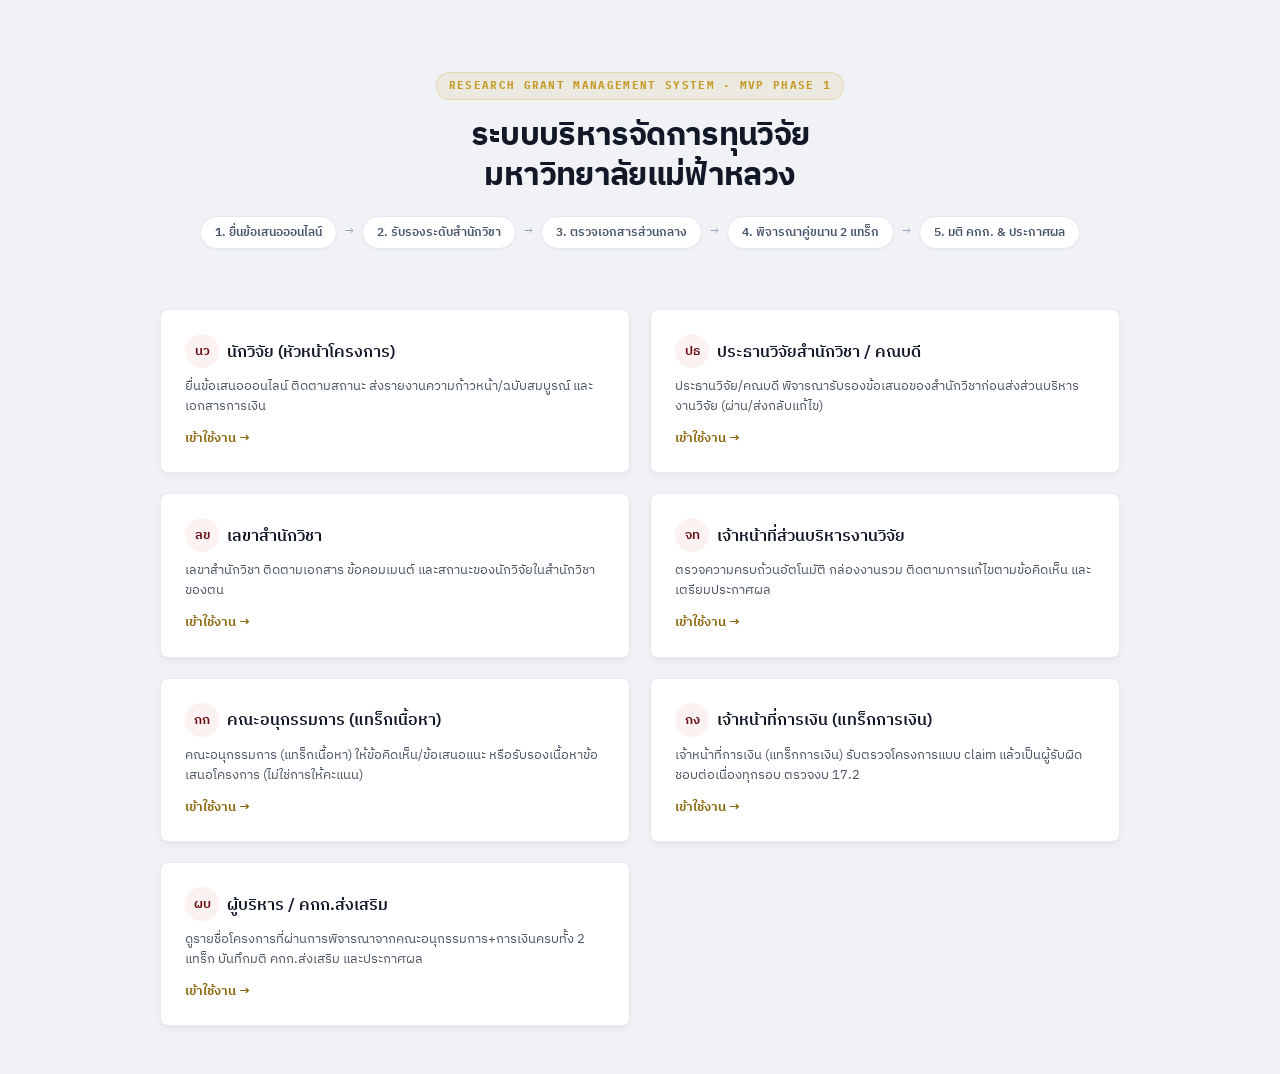
<file: index.html>
<!DOCTYPE html>
<html lang="th">
<head>
<meta charset="UTF-8">
<meta name="viewport" content="width=device-width, initial-scale=1.0">
<title>RGMS · ระบบบริหารจัดการทุนวิจัย มฟล.</title>
<link rel="stylesheet" href="style.css">
</head>
<body>
<main class="section">
  <div class="container">

    <!-- Hero Header & Process Flow -->
    <div class="portal-hero">
      <div class="portal-hero__overline">RESEARCH GRANT MANAGEMENT SYSTEM · MVP PHASE 1</div>
      <h1 class="portal-hero__title">ระบบบริหารจัดการทุนวิจัย<br>มหาวิทยาลัยแม่ฟ้าหลวง</h1>
      
      <!-- Visual Process Steps -->
      <div class="portal-flow">
        <div class="portal-flow__step">1. ยื่นข้อเสนอออนไลน์</div>
        <span class="portal-flow__arrow">→</span>
        <div class="portal-flow__step">2. รับรองระดับสำนักวิชา</div>
        <span class="portal-flow__arrow">→</span>
        <div class="portal-flow__step">3. ตรวจเอกสารส่วนกลาง</div>
        <span class="portal-flow__arrow">→</span>
        <div class="portal-flow__step">4. พิจารณาคู่ขนาน 2 แทร็ก</div>
        <span class="portal-flow__arrow">→</span>
        <div class="portal-flow__step">5. มติ คกก. & ประกาศผล</div>
      </div>
    </div>

    <!-- Role Selection Grid -->
    <div class="role-grid" id="role-grid">

      <a class="role-card" href="researcher-home.html">
        <div>
          <div class="role-card__header">
            <div class="role-card__avatar">นว</div>
            <h2 class="role-card__title">นักวิจัย (หัวหน้าโครงการ)</h2>
          </div>
          <p class="role-card__desc">ยื่นข้อเสนอออนไลน์ ติดตามสถานะ ส่งรายงานความก้าวหน้า/ฉบับสมบูรณ์ และเอกสารการเงิน</p>
        </div>
        <span class="role-card__action">เข้าสู่ระบบนักวิจัย →</span>
      </a>

      <a class="role-card" href="chair-review.html">
        <div>
          <div class="role-card__header">
            <div class="role-card__avatar">ปธ</div>
            <h2 class="role-card__title">ประธานวิจัยสำนักวิชา / คณบดี</h2>
          </div>
          <p class="role-card__desc">พิจารณารับรองข้อเสนอของสำนักวิชาก่อนส่งส่วนบริหารงานวิจัย (รับรอง / ส่งกลับแก้ไข)</p>
        </div>
        <span class="role-card__action">เข้าสู่ระบบประธานวิจัย →</span>
      </a>

      <a class="role-card" href="secretary-home.html">
        <div>
          <div class="role-card__header">
            <div class="role-card__avatar">ลข</div>
            <h2 class="role-card__title">เลขาสำนักวิชา</h2>
          </div>
          <p class="role-card__desc">ติดตามเอกสาร ข้อคอมเมนต์ และสถานะโครงการของนักวิจัยในสำนักวิชาตนเอง</p>
        </div>
        <span class="role-card__action">เข้าสู่ระบบเลขาสำนักวิชา →</span>
      </a>

      <a class="role-card" href="staff-queue.html">
        <div>
          <div class="role-card__header">
            <div class="role-card__avatar">จท</div>
            <h2 class="role-card__title">เจ้าหน้าที่ส่วนบริหารงานวิจัย</h2>
          </div>
          <p class="role-card__desc">ตรวจความครบถ้วนอัตโนมัติ กล่องงานรวม ติดตามการแก้ไขตามข้อคิดเห็น และเตรียมประกาศผล</p>
        </div>
        <span class="role-card__action">เข้าสู่ระบบเจ้าหน้าที่ →</span>
      </a>

      <a class="role-card" href="reviewer-list.html">
        <div>
          <div class="role-card__header">
            <div class="role-card__avatar">กก</div>
            <h2 class="role-card__title">คณะอนุกรรมการ (แทร็กเนื้อหา)</h2>
          </div>
          <p class="role-card__desc">ให้ข้อคิดเห็น/ข้อเสนอแนะ และรับรองเนื้อหาข้อเสนอโครงการ (ไม่ใช้การให้คะแนน)</p>
        </div>
        <span class="role-card__action">เข้าสู่ระบบผู้ทรงคุณวุฒิ →</span>
      </a>

      <a class="role-card" href="finance-review-queue.html">
        <div>
          <div class="role-card__header">
            <div class="role-card__avatar">กง</div>
            <h2 class="role-card__title">เจ้าหน้าที่การเงิน (แทร็กการเงิน)</h2>
          </div>
          <p class="role-card__desc">รับตรวจโครงการแบบ Claim-based และเป็นผู้รับผิดชอบต่อเนื่องทุกรอบ ตรวจงบตาราง 17.2</p>
        </div>
        <span class="role-card__action">เข้าสู่ระบบการเงิน →</span>
      </a>

    </div>

  </div>
</main>

<script src="shared.js"></script>
<script>
  var roles = [
    { id: "researcher", desc: "ยื่นข้อเสนอออนไลน์ ติดตามสถานะ ส่งรายงานความก้าวหน้า/ฉบับสมบูรณ์ และเอกสารการเงิน" },
    { id: "chair", desc: "ประธานวิจัย/คณบดี พิจารณารับรองข้อเสนอของสำนักวิชาก่อนส่งส่วนบริหารงานวิจัย (ผ่าน/ส่งกลับแก้ไข)" },
    { id: "secretary", desc: "เลขาสำนักวิชา ติดตามเอกสาร ข้อคอมเมนต์ และสถานะของนักวิจัยในสำนักวิชาของตน" },
    { id: "staff", desc: "ตรวจความครบถ้วนอัตโนมัติ กล่องงานรวม ติดตามการแก้ไขตามข้อคิดเห็น และเตรียมประกาศผล" },
    { id: "reviewer", desc: "คณะอนุกรรมการ (แทร็กเนื้อหา) ให้ข้อคิดเห็น/ข้อเสนอแนะ หรือรับรองเนื้อหาข้อเสนอโครงการ (ไม่ใช่การให้คะแนน)" },
    { id: "finance", desc: "เจ้าหน้าที่การเงิน (แทร็กการเงิน) รับตรวจโครงการแบบ claim แล้วเป็นผู้รับผิดชอบต่อเนื่องทุกรอบ ตรวจงบ 17.2" },
    { id: "exec", desc: "ดูรายชื่อโครงการที่ผ่านการพิจารณาจากคณะอนุกรรมการ+การเงินครบทั้ง 2 แทร็ก บันทึกมติ คกก.ส่งเสริม และประกาศผล" }
  ];
  var grid = document.getElementById("role-grid");
  grid.innerHTML = roles.map(function (r) {
    var role = RGMS.ROLES[r.id];
    return '<button class="card" style="text-align:left; cursor:pointer; display:flex; flex-direction:column; gap:8px;" data-role="' + r.id + '">' +
      '<div class="cluster gap-2"><span class="avatar">' + role.short + '</span>' +
      '<span class="text-subhead">' + role.label + '</span></div>' +
      '<span class="text-sm text-muted">' + r.desc + '</span>' +
      '<span class="text-sm text-accent" style="font-weight:600; margin-top:4px;">เข้าใช้งาน →</span>' +
      '</button>';
  }).join("");
  grid.addEventListener("click", function (e) {
    var btn = e.target.closest("[data-role]");
    if (!btn) return;
    var id = btn.getAttribute("data-role");
    RGMS.setRole(id);
    window.location.href = RGMS.ROLES[id].home;
  });
</script>
</body>
</html>
</file>
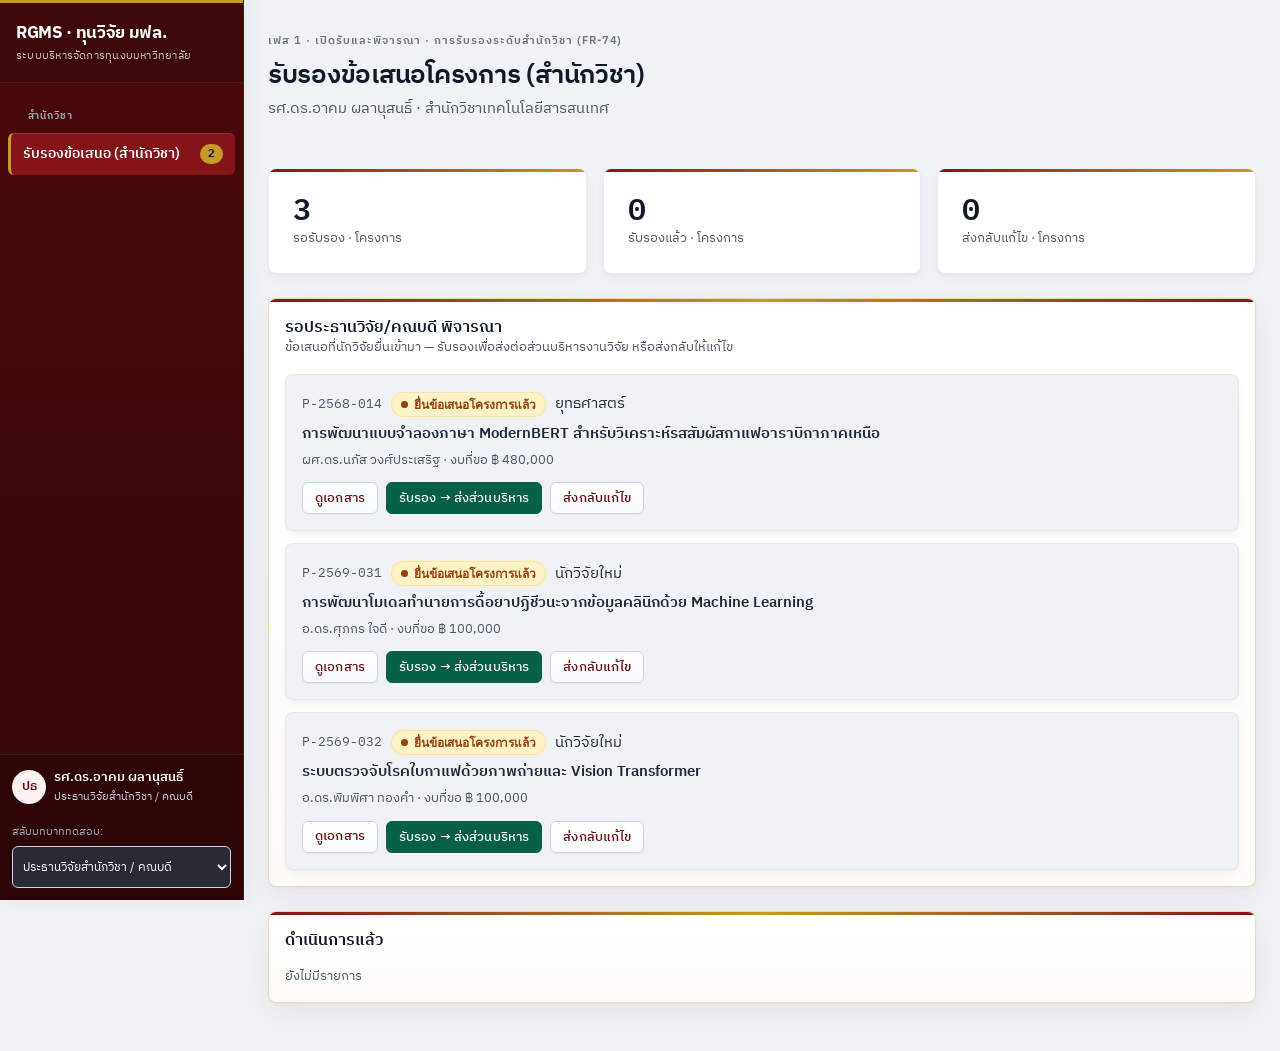
<file: chair-review.html>
<!DOCTYPE html>
<html lang="th">
<head>
<meta charset="UTF-8">
<meta name="viewport" content="width=device-width, initial-scale=1.0">
<title>รับรองข้อเสนอ (สำนักวิชา) — RGMS ทุนวิจัย มฟล.</title>
<link rel="stylesheet" href="style.css">
</head>
<body>
<div id="app-nav-root"></div>
<main class="section">
  <div class="container stack gap-5">

    <div class="page-head">
      <span class="text-overline">เฟส 1 · เปิดรับและพิจารณา · การรับรองระดับสำนักวิชา (FR-74)</span>
      <h1 class="text-headline">รับรองข้อเสนอโครงการ (สำนักวิชา)</h1>
      <p class="text-muted" id="sub"></p>
    </div>

    <div class="grid grid-3" id="kpis"></div>

   <div class="card card--featured card--pad-sm">
      <div class="card__header"><div><h2 class="text-subhead">รอประธานวิจัย/คณบดี พิจารณา</h2>
        <p class="text-sm text-muted">ข้อเสนอที่นักวิจัยยื่นเข้ามา — รับรองเพื่อส่งต่อส่วนบริหารงานวิจัย หรือส่งกลับให้แก้ไข</p></div></div>
      <div class="stack gap-3" id="pending"></div>
    </div>

    <div class="card card--featured card--pad-sm">
      <div class="card__header"><h2 class="text-subhead">ดำเนินการแล้ว</h2></div>
      <div class="stack gap-2" id="done"></div>
    </div>

  </div>
</main>

<script src="shared.js"></script>
<script>
  RGMS.renderAppNav("chair-review");
  var role = RGMS.currentRole();
  var school = role.school || "สำนักวิชาเทคโนโลยีสารสนเทศ";
  document.getElementById("sub").textContent = role.name + " · " + school;

  function mineEarly() {
    return RGMS.PROJECTS.filter(function (p) { return p.school === school && ["submitted", "screening"].indexOf(p.status) >= 0; });
  }

  function render() {
    var list = mineEarly();
    var pending = list.filter(function (p) { return RGMS.endorseStatus(p.id) === "pending"; });
    var done = list.filter(function (p) { return RGMS.endorseStatus(p.id) !== "pending"; });
    var passed = done.filter(function (p) { return RGMS.endorseStatus(p.id) === "passed"; }).length;
    var returned = done.filter(function (p) { return RGMS.endorseStatus(p.id) === "returned"; }).length;

    document.getElementById("kpis").innerHTML = [
      ['รอรับรอง', pending.length, 'โครงการ', pending.length ? 'accent' : ''],
      ['รับรองแล้ว', passed, 'โครงการ', ''],
      ['ส่งกลับแก้ไข', returned, 'โครงการ', '']
    ].map(function (k) {
      return '<div class="card stat-card stat"><span class="stat__value' + (k[3] === 'accent' ? ' text-accent' : '') + '">' + k[1] + '</span><span class="stat__label">' + k[0] + ' · ' + k[2] + '</span></div>';
    }).join("");

    document.getElementById("pending").innerHTML = pending.length ? pending.map(function (p) {
      return '<div class="card card--alt card--pad-sm">' +
        '<div class="between wrap gap-2"><div class="stack gap-1">' +
          '<div class="cluster gap-2"><span class="text-mono text-muted">' + p.id + '</span>' + RGMS.badgeHTML(p.status) + '<span class="tag">' + RGMS.tierOf(p).short + '</span></div>' +
          '<div style="font-weight:600;">' + p.title + '</div>' +
          '<div class="text-sm text-muted">' + p.pi + ' · งบที่ขอ ' + RGMS.fmtBaht(p.budgetReq) + '</div></div></div>' +
        '<div class="cluster gap-2" style="margin-top:12px;">' +
          '<a class="btn btn-secondary btn-sm" href="project-detail.html?id=' + p.id + '">ดูเอกสาร</a>' +
          '<button class="btn btn-ok btn-sm" data-pass="' + p.id + '">รับรอง → ส่งส่วนบริหาร</button>' +
          '<button class="btn btn-secondary btn-sm" data-return="' + p.id + '">ส่งกลับแก้ไข</button>' +
        '</div></div>';
    }).join("") : '<div class="text-sm text-muted text-center" style="padding:16px;">ไม่มีข้อเสนอรอรับรองในสำนักวิชานี้</div>';

    document.getElementById("done").innerHTML = done.length ? done.map(function (p) {
      var st = RGMS.endorseStatus(p.id);
      var b = st === "passed" ? '<span class="badge badge-ok">รับรองแล้ว · ส่งส่วนบริหาร</span>' : '<span class="badge badge-revise">ส่งกลับให้แก้ไข</span>';
      return '<div class="between wrap gap-2" style="padding:8px 0; border-bottom:1px solid var(--color-divider);">' +
        '<span class="text-sm"><span class="text-mono text-muted">' + p.id + '</span> · ' + p.title + '</span>' + b + '</div>';
    }).join("") : '<div class="text-sm text-muted">ยังไม่มีรายการ</div>';
  }

  document.getElementById("pending").addEventListener("click", function (e) {
    var pass = e.target.closest("[data-pass]"), ret = e.target.closest("[data-return]");
    if (pass) {
      RGMS.setEndorse(pass.getAttribute("data-pass"), "passed");
      RGMS.toast("รับรองข้อเสนอแล้ว — ส่งต่อส่วนบริหารงานวิจัย (สาธิต)", "ok"); render();
    } else if (ret) {
      var id = ret.getAttribute("data-return");
      RGMS.modal({
        title: "ส่งกลับให้นักวิจัยแก้ไข",
        body: '<div class="field" style="margin:0;"><label class="field__label">เหตุผล / ข้อเสนอแนะให้แก้ไข</label>' +
          '<textarea class="field__control" id="reason" placeholder="เช่น ปรับวัตถุประสงค์ให้สอดคล้องยุทธศาสตร์สำนักวิชา / งบบางรายการยังไม่ชัดเจน"></textarea></div>' +
          '<p class="text-sm text-muted" style="margin-top:8px;">ระบบจะแจ้งเตือนนักวิจัยทางอีเมลและในระบบ (FR-78)</p>',
        foot: '<button class="btn btn-secondary btn-md" data-close>ยกเลิก</button><button class="btn btn-primary btn-md" id="do-return">ส่งกลับแก้ไข</button>',
        onMount: function (back, close) {
          back.querySelector("#do-return").addEventListener("click", function () {
            RGMS.setEndorse(id, "returned"); close();
            RGMS.toast("ส่งกลับให้นักวิจัยแก้ไข + แจ้งเตือนอีเมล/ในระบบ (สาธิต)", "accent"); render();
          });
        }
      });
    }
  });

  render();
</script>
</body>
</html>
</file>
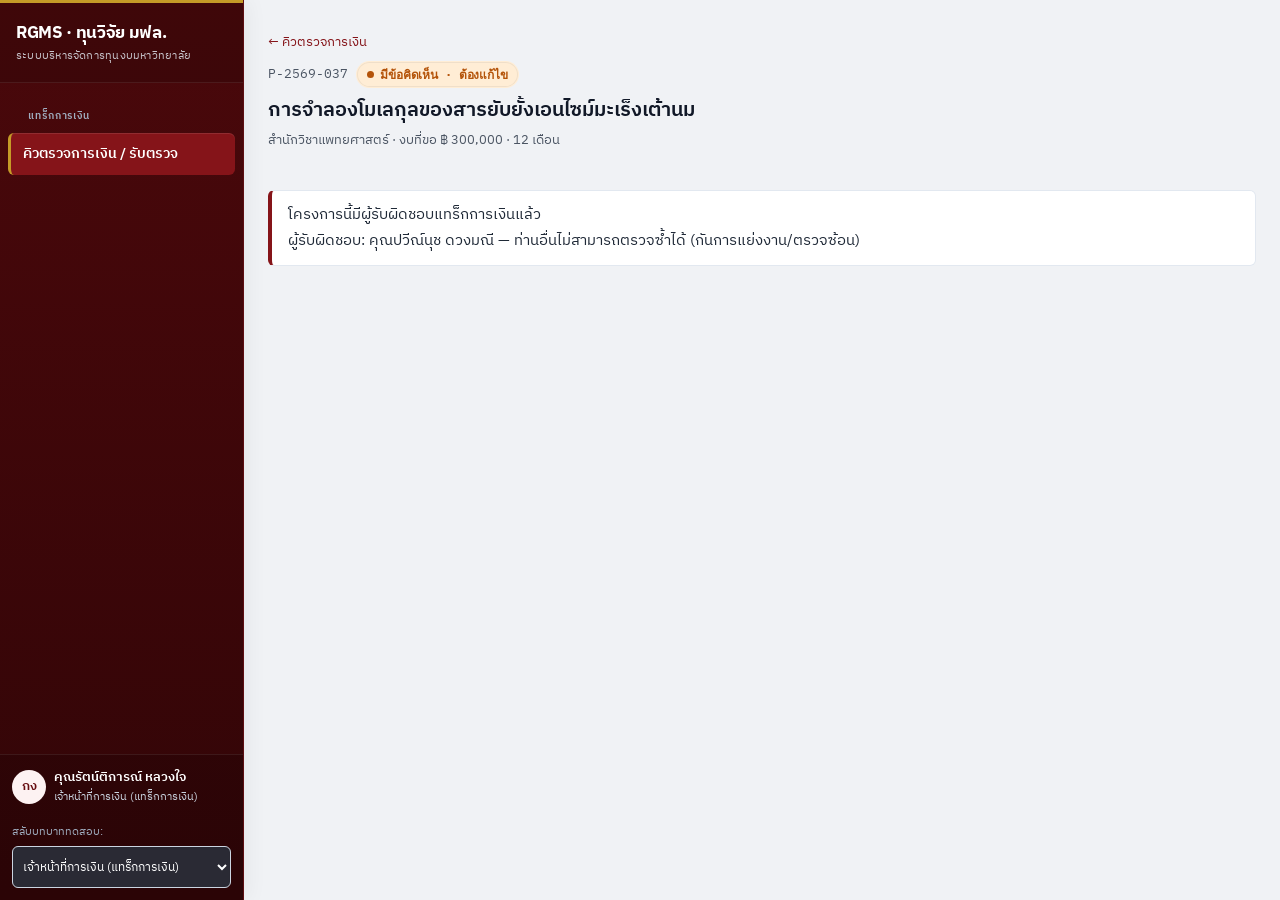
<file: finance-review-console.html>
<!DOCTYPE html>
<html lang="th">
<head>
<meta charset="UTF-8">
<meta name="viewport" content="width=device-width, initial-scale=1.0">
<title>ตรวจการเงิน — RGMS ทุนวิจัย มฟล.</title>
<link rel="stylesheet" href="style.css">
</head>
<body>
<div id="app-nav-root"></div>
<main class="section">
  <div class="container stack gap-4" id="root"></div>
</main>

<script src="shared.js"></script>
<script>
  RGMS.renderAppNav("finance-review-queue");
  var me = RGMS.currentRole().name;
  var id = new URLSearchParams(location.search).get("id") || "P-2569-037";
  var p = RGMS.getProject(id);
  var root = document.getElementById("root");
  if (!p) { root.innerHTML = '<div class="notice notice--reject">ไม่พบโครงการ ' + id + '</div>'; }
  else render();

  function render() {
    var owner = RGMS.financeOwnerOf(p.id);
    var head =
      '<div class="page-head"><div class="breadcrumb"><a href="finance-review-queue.html">← คิวตรวจการเงิน</a></div>' +
        '<div class="cluster gap-2"><span class="text-mono text-muted">' + p.id + '</span>' + RGMS.trackBadgeHTML(RGMS.financeTrackStatus(p.id)) + '</div>' +
        '<h1 class="text-title">' + p.title + '</h1>' +
        '<p class="text-sm text-muted">' + p.school + ' · งบที่ขอ ' + RGMS.fmtBaht(p.budgetReq) + ' · ' + p.duration + '</p></div>';

    // ยังไม่มีใคร claim — ต้องรับตรวจก่อนจึงจะเห็นแบบฟอร์ม
    if (!owner) {
      root.innerHTML = head +
        '<div class="card card--alt stack gap-3"><h2 class="text-subhead">ยังไม่มีผู้รับผิดชอบแทร็กการเงินของโครงการนี้</h2>' +
        '<p class="text-sm text-muted">กด "รับตรวจ" เพื่อผูกตัวเองเป็นผู้รับผิดชอบแทร็กการเงินของโครงการนี้ต่อเนื่องทุกรอบ (claim-based · FR-83)</p>' +
        '<button class="btn btn-primary btn-md" id="claim-btn" style="align-self:flex-start;">รับตรวจโครงการนี้</button></div>';
      document.getElementById("claim-btn").addEventListener("click", function () {
        RGMS.claimFinance(p.id, me);
        render();
      });
      return;
    }

    // มีคน claim แล้วแต่ไม่ใช่ฉัน — read-only
    if (owner !== me) {
      root.innerHTML = head +
        '<div class="notice notice--wait"><span class="notice__title">โครงการนี้มีผู้รับผิดชอบแทร็กการเงินแล้ว</span>' +
        '<span class="notice__body">ผู้รับผิดชอบ: ' + owner + ' — ท่านอื่นไม่สามารถตรวจซ้ำได้ (กันการแย่งงาน/ตรวจซ้อน)</span></div>' +
        (RGMS.financeComment(p.id) ? '<div class="card"><h2 class="text-subhead" style="margin-bottom:8px;">ความเห็นล่าสุด</h2><p class="text-sm text-muted">“' + RGMS.financeComment(p.id) + '”</p></div>' : '');
      return;
    }

    var curStatus = RGMS.financeTrackStatus(p.id);
    var curComment = RGMS.financeComment(p.id);
    var verdict = curStatus === "pending" ? null : curStatus;

    var grid =
      '<div class="grid" style="grid-template-columns: 1fr 380px; align-items:start;" id="grid"></div>';
    root.innerHTML = head + grid;

    var left =
      '<div class="stack gap-4">' +
        '<div class="card"><h2 class="text-subhead" style="margin-bottom:8px;">บทคัดย่อ / ที่มา</h2><p class="text-body">' + p.abstract + '</p></div>' +
        '<div class="card"><h2 class="text-subhead" style="margin-bottom:12px;">งบประมาณที่ขอ (ตาราง 17.2)</h2>' + RGMS.budgetTableHTML(p) + '</div>' +
        '<div class="card"><h2 class="text-subhead" style="margin-bottom:12px;">เอกสารประกอบด้านการเงิน</h2><div class="stack gap-2">' +
          ['รายละเอียดงบประมาณ 17.2 (PDF)', 'ใบเสนอราคา/อัตราค่าบริการ (ถ้ามี)', 'TOR รายการจ้างเหมา (ถ้ามี)'].map(function (d) {
            return '<div class="doc-row"><span class="doc-row__icon">PDF</span><div class="flex-1" style="font-weight:600; font-size:14px;">' + d + '</div><button class="btn btn-secondary btn-sm">เปิดดู</button></div>';
          }).join("") +
        '</div></div>' +
      '</div>';

    var right =
      '<div class="card" style="position:sticky; top:16px;">' +
        '<h2 class="text-subhead" style="margin-bottom:4px;">แบบตรวจการเงิน (แทร็กการเงิน)</h2>' +
        '<p class="text-sm text-muted" style="margin-bottom:12px;">ผู้รับผิดชอบ: ' + owner + ' — ตรวจเพดานงบ/รายการ/การแบ่งงวด ตามตาราง 17.2</p>' +
        '<span class="text-overline">ประเด็นตรวจการเงิน</span>' +
        '<ul style="margin:6px 0 16px; padding-left:18px; font-size:13px; color:var(--color-text-muted); line-height:1.7;">' +
          ['ยอดรวมไม่เกินเพดานตามประเภททุน', 'รายการที่ต้องแนบเอกสาร (TOR/ใบเสนอราคา/กำหนดการ) ครบถ้วน', 'หมวดค่าเดินทาง/ครุภัณฑ์ไม่เกิน 25% ของงบรวม', 'การแบ่งงวดถูกต้องตามเกณฑ์'].map(function (a) { return '<li>' + a + '</li>'; }).join("") + '</ul>' +
        '<label class="field__label">ผลการตรวจ <span class="req">*</span></label>' +
        '<div class="chip-group" id="rec" style="margin:6px 0 16px;">' +
          [['cleared','รับรองงบประมาณ'],['commented','ให้ปรับแก้งบประมาณ']].map(function (o) {
            return '<button class="chip" data-rec="' + o[0] + '">' + o[1] + '</button>';
          }).join("") + '</div>' +
        '<div class="field"><label class="field__label">ข้อคิดเห็น / ข้อเสนอแนะด้านการเงิน' + (verdict === "commented" ? ' <span class="req">*</span>' : '') + '</label>' +
          '<textarea class="field__control" id="comment" style="min-height:140px;" placeholder="ระบุรายการที่เกินเพดาน เอกสารที่ขาด หรือการแบ่งงวดที่ต้องแก้ไข">' + (curComment || '') + '</textarea></div>' +
        '<button class="btn btn-primary btn-lg btn-block" id="submit" disabled>บันทึกผลตรวจการเงิน</button>' +
        '<p class="text-sm text-muted text-center" id="hint" style="margin-top:8px;"></p>' +
      '</div>';

    document.getElementById("grid").innerHTML = left + right;

    function recompute() {
      var hasComment = document.getElementById("comment").value.trim().length > 0;
      var ok = verdict === "cleared" || (verdict === "commented" && hasComment);
      document.getElementById("submit").disabled = !ok;
      document.getElementById("hint").textContent = ok ? "พร้อมบันทึกผลตรวจ" : (!verdict ? "เลือกผลการตรวจ" : "กรอกข้อคิดเห็น/ข้อเสนอแนะ (บังคับเมื่อให้ปรับแก้)");
    }
    document.getElementById("rec").addEventListener("click", function (e) {
      var b = e.target.closest("[data-rec]"); if (!b) return;
      verdict = b.getAttribute("data-rec");
      document.querySelectorAll("#rec .chip").forEach(function (x) { x.classList.remove("is-active"); });
      b.classList.add("is-active");
      recompute();
    });
    document.getElementById("comment").addEventListener("input", recompute);
    if (verdict) { var rb = document.querySelector('[data-rec="' + verdict + '"]'); if (rb) rb.classList.add("is-active"); }
    recompute();

    document.getElementById("submit").addEventListener("click", function () {
      RGMS.setFinanceTrackStatus(p.id, verdict);
      RGMS.setFinanceComment(p.id, document.getElementById("comment").value.trim());
      var ok = verdict === "cleared";
      RGMS.modal({
        title: "บันทึกผลตรวจการเงินแล้ว",
        body: '<div class="notice notice--' + (ok ? "ok" : "wait") + '"><span class="notice__title">แทร็กการเงิน: ' + (ok ? "รับรองแล้ว" : "มีข้อคิดเห็น · ต้องแก้ไข") + '</span>' +
          '<span class="notice__body">แทร็กเนื้อหาทำงานเป็นอิสระ ไม่ต้องรอกัน — โครงการจะพร้อมเข้า คกก.ส่งเสริม เมื่อทั้ง 2 แทร็กรับรองพร้อมกัน (FR-85)</span></div>',
        foot: '<a class="btn btn-primary btn-md" href="finance-review-queue.html">กลับคิวตรวจการเงิน</a>'
      });
      render();
    });
  }
</script>
</body>
</html>
</file>
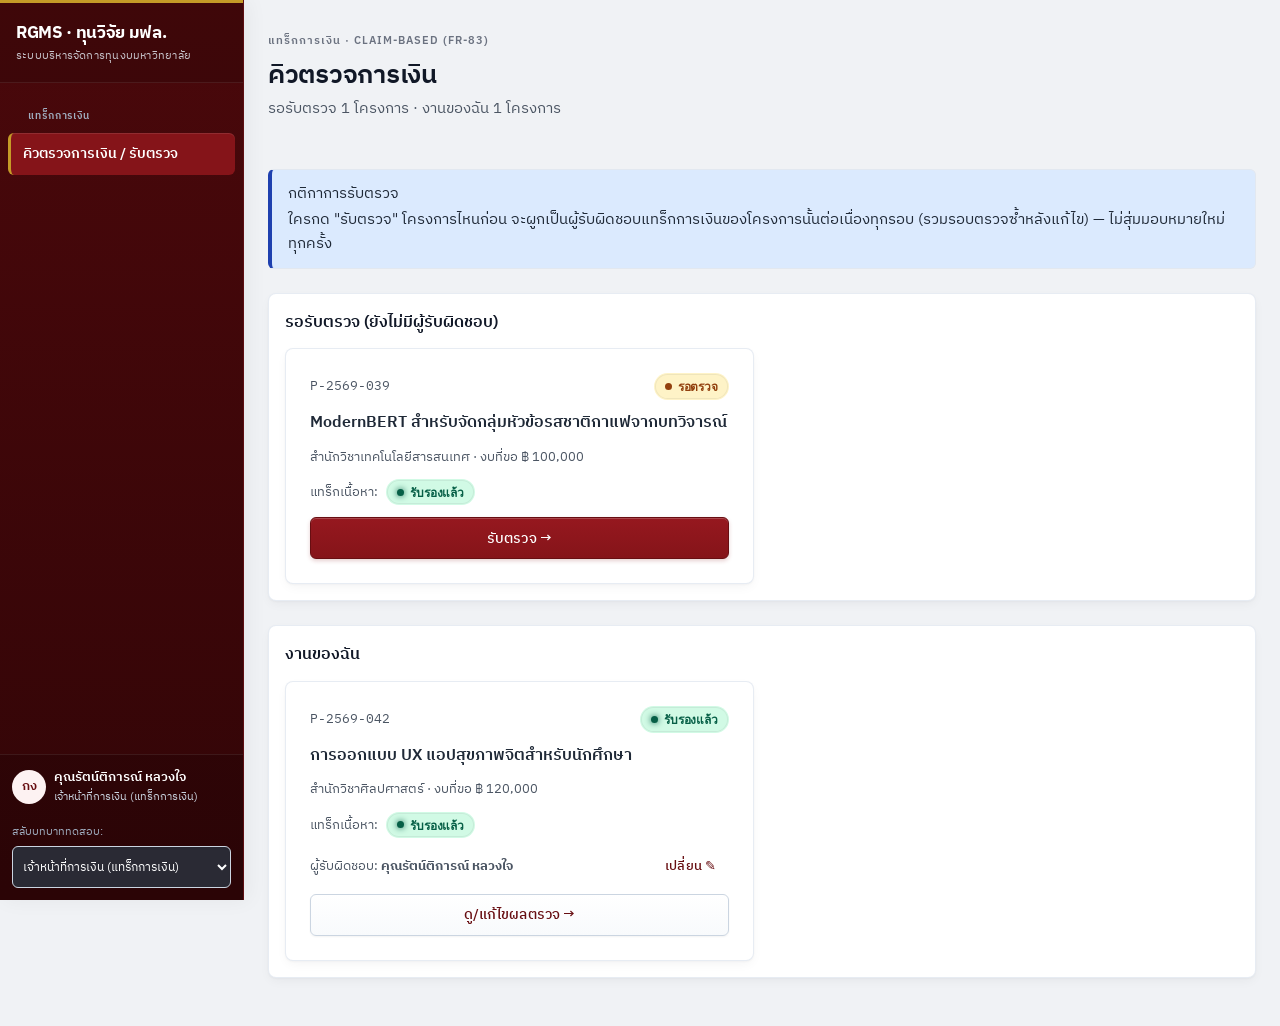
<file: finance-review-queue.html>
<!DOCTYPE html>
<html lang="th">
<head>
<meta charset="UTF-8">
<meta name="viewport" content="width=device-width, initial-scale=1.0">
<title>คิวตรวจการเงิน — RGMS ทุนวิจัย มฟล.</title>
<link rel="stylesheet" href="style.css">
</head>
<body>
<div id="app-nav-root"></div>
<main class="section">
  <div class="container stack gap-5">

    <div class="page-head">
      <span class="text-overline">แทร็กการเงิน · claim-based (FR-83)</span>
      <h1 class="text-headline">คิวตรวจการเงิน</h1>
      <p class="text-muted" id="sub"></p>
    </div>

    <div class="notice notice--info">
      <span class="notice__title">กติกาการรับตรวจ</span>
      <span class="notice__body">ใครกด "รับตรวจ" โครงการไหนก่อน จะผูกเป็นผู้รับผิดชอบแทร็กการเงินของโครงการนั้นต่อเนื่องทุกรอบ (รวมรอบตรวจซ้ำหลังแก้ไข) — ไม่สุ่มมอบหมายใหม่ทุกครั้ง</span>
    </div>

    <div class="card card--pad-sm">
      <div class="card__header"><h2 class="text-subhead">รอรับตรวจ (ยังไม่มีผู้รับผิดชอบ)</h2></div>
      <div class="grid grid-2" id="unclaimed"></div>
    </div>

    <div class="card card--pad-sm">
      <div class="card__header"><h2 class="text-subhead">งานของฉัน</h2></div>
      <div class="grid grid-2" id="mine"></div>
    </div>

  </div>
</main>

<script src="shared.js"></script>
<script>
  RGMS.renderAppNav("finance-review-queue");
  var me = RGMS.currentRole().name;

  var inPhase = RGMS.PROJECTS.filter(function (p) { return RGMS.inReviewPhase(p.status); });
  var unclaimed = inPhase.filter(function (p) { return !RGMS.financeOwnerOf(p.id); });
  var mine = inPhase.filter(function (p) { return RGMS.financeOwnerOf(p.id) === me; });

  document.getElementById("sub").textContent =
    "รอรับตรวจ " + unclaimed.length + " โครงการ · งานของฉัน " + mine.length + " โครงการ";

  function card(p, opts) {
    var fin = RGMS.financeTrackStatus(p.id);
    var cont = RGMS.contentTrackStatus(p.id);
    return '<div class="card stack gap-3">' +
      '<div class="between"><span class="text-mono text-muted">' + p.id + '</span>' + RGMS.trackBadgeHTML(fin) + '</div>' +
      '<div style="font-weight:600; font-size:16px; line-height:1.4;">' + p.title + '</div>' +
      '<div class="text-sm text-muted">' + p.school + ' · งบที่ขอ ' + RGMS.fmtBaht(p.budgetReq) + '</div>' +
      '<div class="cluster gap-2 text-sm"><span class="text-muted">แทร็กเนื้อหา:</span>' + RGMS.trackBadgeHTML(cont) + '</div>' +
      (opts.owner ? '<div class="between text-sm"><span class="text-muted">ผู้รับผิดชอบ: <b>' + opts.owner + '</b></span>' +
        '<button class="btn btn-ghost btn-sm" data-reassign="' + p.id + '" title="เปลี่ยนผู้รับผิดชอบแทร็กการเงิน">เปลี่ยน ✎</button></div>' : '') +
      opts.action +
    '</div>';
  }
  function openReassign(pid) {
    var p = RGMS.getProject(pid); var cur = RGMS.financeOwnerOf(pid);
    function badge(n) { return n <= 3 ? "badge-ok" : n <= 6 ? "badge-wait" : "badge-reject"; }
    var cards = RGMS.FINANCE_REVIEWERS.map(function (name) {
      var load = RGMS.financeLoad(name), checked = name === cur;
      return '<label style="display:flex; gap:12px; align-items:center; padding:12px; border:1px solid ' + (checked ? "var(--color-primary)" : "var(--color-border)") + '; border-radius:var(--radius-sm); cursor:pointer; background:var(--color-surface);">' +
        '<input type="radio" name="finance-owner" value="' + name + '"' + (checked ? " checked" : "") + ' style="width:18px; height:18px; accent-color:var(--color-primary); flex-shrink:0;">' +
        '<div class="flex-1" style="min-width:0;"><div style="font-weight:600;">' + name + (checked ? ' <span class="text-sm text-muted">(ปัจจุบัน)</span>' : "") + '</div></div>' +
        '<span class="badge ' + badge(load) + '">ถือ ' + load + '</span></label>';
    }).join("");
    RGMS.modal({
      title: "เปลี่ยนผู้รับผิดชอบแทร็กการเงิน",
      body: '<div class="notice notice--info" style="margin-bottom:12px;"><span class="notice__body"><b>' + p.id + '</b> · ' + p.title + '<br>ผู้รับผิดชอบปัจจุบัน: <b>' + cur + '</b> — จนท.การเงินแลกกันเองได้ ผู้ที่รับต่อจะดูแลแทร็กนี้ต่อเนื่องทุกรอบแทน</span></div>' +
        '<div class="stack gap-2">' + cards + '</div>',
      foot: '<button class="btn btn-secondary btn-md" data-close>ยกเลิก</button><button class="btn btn-primary btn-md" id="save-finance-owner">บันทึกการมอบหมาย</button>',
      onMount: function (back, close) {
        back.querySelector("#save-finance-owner").addEventListener("click", function () {
          var sel = back.querySelector('input[name="finance-owner"]:checked'); if (!sel) return;
          var name = sel.value; close();
          if (name !== cur) { RGMS.setFinanceOwner(pid, name); RGMS.toast("เปลี่ยนผู้รับผิดชอบแทร็กการเงิน " + pid + ": " + cur + " → " + name, "accent"); }
          render();
        });
      }
    });
  }

  function render() {
    inPhase = RGMS.PROJECTS.filter(function (p) { return RGMS.inReviewPhase(p.status); });
    unclaimed = inPhase.filter(function (p) { return !RGMS.financeOwnerOf(p.id); });
    mine = inPhase.filter(function (p) { return RGMS.financeOwnerOf(p.id) === me; });
    document.getElementById("sub").textContent =
      "รอรับตรวจ " + unclaimed.length + " โครงการ · งานของฉัน " + mine.length + " โครงการ";

    document.getElementById("unclaimed").innerHTML = unclaimed.length ? unclaimed.map(function (p) {
      return card(p, { action: '<button class="btn btn-primary btn-md btn-block" data-claim="' + p.id + '">รับตรวจ →</button>' });
    }).join("") : '<p class="text-sm text-muted">ไม่มีโครงการรอรับตรวจในขณะนี้</p>';

    document.getElementById("mine").innerHTML = mine.length ? mine.map(function (p) {
      var fin = RGMS.financeTrackStatus(p.id);
      var label = fin === "pending" ? "เริ่มตรวจการเงิน →" : "ดู/แก้ไขผลตรวจ →";
      return card(p, { owner: me, action: '<a class="btn btn-secondary btn-md btn-block" href="finance-review-console.html?id=' + p.id + '">' + label + '</a>' });
    }).join("") : '<p class="text-sm text-muted">คุณยังไม่ได้รับตรวจโครงการใด</p>';

    document.querySelectorAll("[data-claim]").forEach(function (btn) {
      btn.addEventListener("click", function () {
        var id = btn.getAttribute("data-claim");
        RGMS.claimFinance(id, me);
        render();
        window.location.href = "finance-review-console.html?id=" + id;
      });
    });
    document.querySelectorAll("[data-reassign]").forEach(function (btn) {
      btn.addEventListener("click", function () { openReassign(btn.getAttribute("data-reassign")); });
    });
  }
  render();
</script>
</body>
</html>
</file>
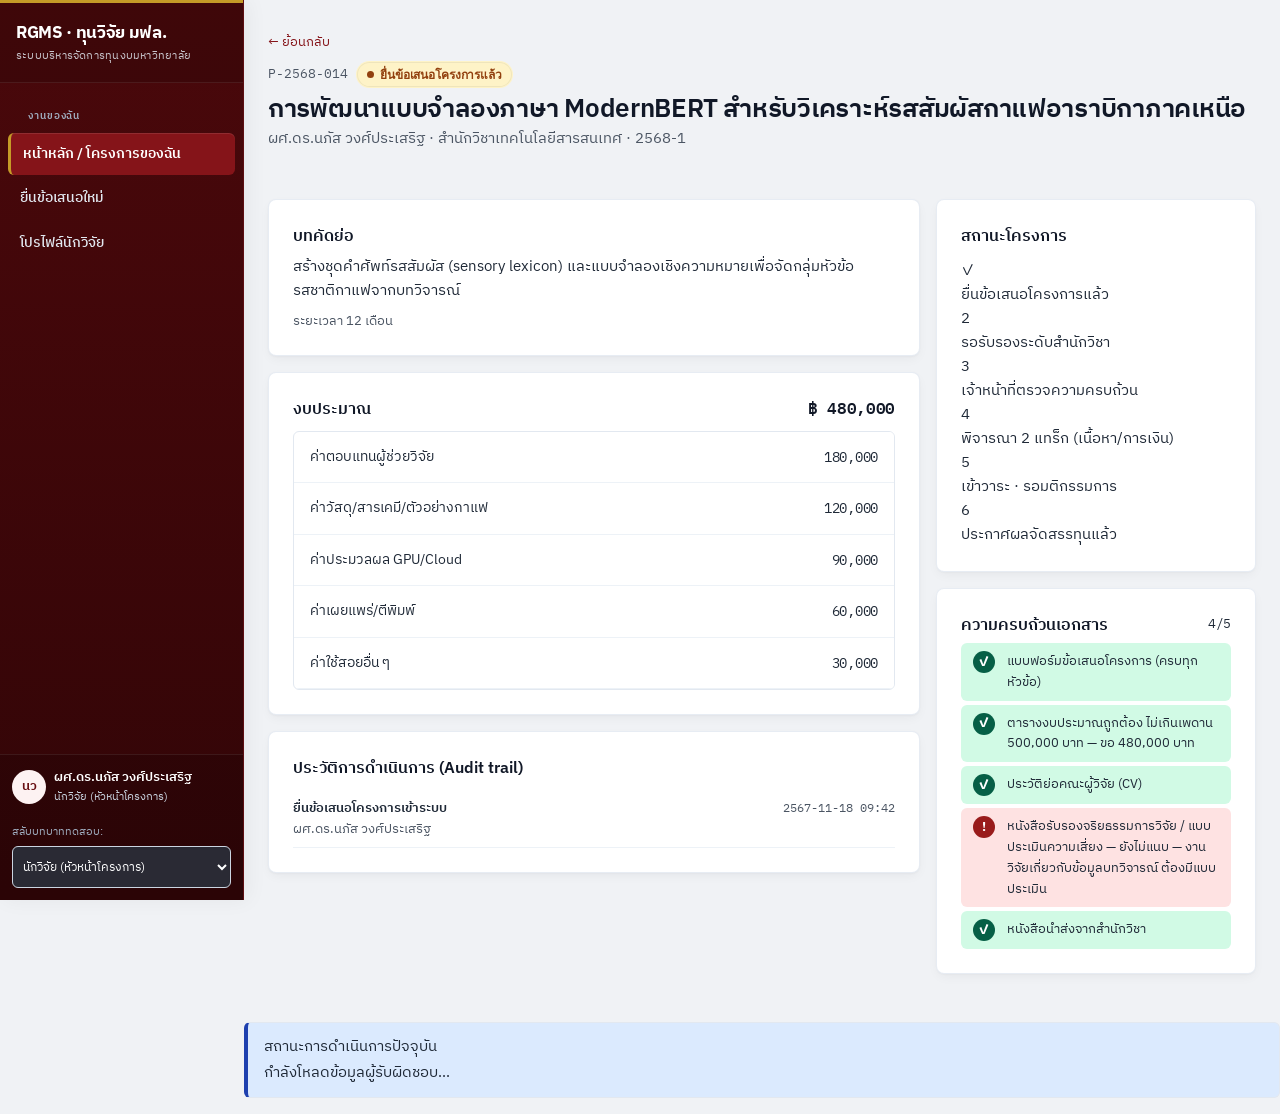
<file: project-detail.html>
<!DOCTYPE html>
<html lang="th">
<head>
<meta charset="UTF-8">
<meta name="viewport" content="width=device-width, initial-scale=1.0">
<title>รายละเอียดโครงการ — RGMS ทุนวิจัย มฟล.</title>
<link rel="stylesheet" href="style.css">
</head>
<body>
<div id="app-nav-root"></div>
<main class="section">
  <div class="container stack gap-5" id="root"></div>
</main>

<!-- แถบแสดงผู้รับผิดชอบปัจจุบัน (Pending Responsibility) -->
<div class="notice notice--info" id="pending-owner-bar" style="margin-bottom: 16px;">
  <span class="notice__title">สถานะการดำเนินการปัจจุบัน</span>
  <span class="notice__body" id="pending-owner-text">กำลังโหลดข้อมูลผู้รับผิดชอบ...</span>
</div>

<!-- ศูนย์รวมข้อคิดเห็นที่ต้องแก้ไข (Centralized Action Panel) -->
<div class="card card--featured card--pad-sm" id="centralized-feedback-panel" style="display:none; margin-bottom: 24px;">
  <div class="card__header">
    <h2 class="text-subhead text-accent">รายการข้อคิดเห็นที่ต้องแก้ไข (Action Required)</h2>
  </div>
  <div class="stack gap-3" id="feedback-items-root"></div>
</div>

<script>
  // โค้ดดึงข้อมูลผู้รับผิดชอบและรวมข้อคิดเห็น 2 แทร็ก
  function renderResponsibilityAndFeedback(p) {
    var raw = RGMS.effectiveStatus(p);
    var endSt = RGMS.endorseStatus(p.id);
    var ownerText = "";

    if (raw === "submitted" && endSt === "pending") {
      ownerText = "รอการพิจารณารับรองจาก: <b>ประธานวิจัยสำนักวิชา / คณบดี (" + p.school + ")</b>";
    } else if (raw === "screening") {
      ownerText = "รอการตรวจความครบถ้วนจาก: <b>เจ้าหน้าที่ส่วนบริหารงานวิจัย</b>";
    } else if (raw === "review") {
      var cSt = RGMS.contentTrackStatus(p.id);
      var fSt = RGMS.financeTrackStatus(p.id);
      var fOwner = RGMS.financeOwnerOf(p.id) || "เจ้าหน้าที่การเงิน (รอ Claim)";
      ownerText = "อยู่ระหว่างพิจารณา 2 แทร็ก:<br>" +
                  "• แทร็กเนื้อหา: <b>คณะอนุกรรมการ</b> (" + RGMS.TRACK_STATUS[cSt].label + ")<br>" +
                  "• แทร็กการเงิน: <b>" + fOwner + "</b> (" + RGMS.TRACK_STATUS[fSt].label + ")";
    } else if (raw === "committee") {
      ownerText = "รอการบันทึกมติจาก: <b>คณะกรรมการส่งเสริมและพัฒนางานวิจัย</b>";
    } else if (raw === "announced") {
      ownerText = "<b>ประกาศผลการจัดสรรทุนเรียบร้อยแล้ว</b>";
    }
    
    document.getElementById("pending-owner-text").innerHTML = ownerText;

    // รวบรวมข้อคิดเห็นที่ต้องแก้ไข
    var cComm = RGMS.contentComment(p.id);
    var fComm = RGMS.financeComment(p.id);
    var feedbackRoot = document.getElementById("feedback-items-root");
    var hasFeedback = false;
    var html = "";

    if (cComm) {
      hasFeedback = true;
      html += '<div class="notice notice--wait">' +
                '<b>ข้อคิดเห็นแทร็กเนื้อหา (คณะอนุกรรมการ):</b><p style="margin-top:4px;">' + cComm + '</p>' +
              '</div>';
    }
    if (fComm) {
      hasFeedback = true;
      html += '<div class="notice notice--wait">' +
                '<b>ข้อคิดเห็นแทร็กการเงิน (ตาราง 17.2):</b><p style="margin-top:4px;">' + fComm + '</p>' +
              '</div>';
    }

    if (hasFeedback) {
      document.getElementById("centralized-feedback-panel").style.display = "block";
      feedbackRoot.innerHTML = html;
    }
  }
</script>
  
<script src="shared.js"></script>
<script>
  var role = RGMS.currentRole();
  RGMS.renderAppNav(role.id === "staff" ? "staff-queue" : role.id === "reviewer" ? "reviewer-list" : "researcher-home");

  var id = new URLSearchParams(location.search).get("id") || "P-2568-014";
  var p = RGMS.getProject(id);
  var root = document.getElementById("root");
  if (!p) { root.innerHTML = '<div class="notice notice--reject">ไม่พบโครงการ ' + id + '</div>'; }
  else render();

  function backHref() {
    if (role.id === "staff") return "staff-queue.html";
    if (role.id === "reviewer") return "reviewer-list.html";
    if (role.id === "exec") return "staff-agenda.html";
    return "researcher-home.html";
  }

  function render() {
    var comp = RGMS.completeness(p);
    var total = RGMS.sumBudget(p) || p.budgetReq;
    var status = RGMS.effectiveStatus(p);

    var html = '';
    html += '<div class="page-head">' +
      '<div class="breadcrumb"><a href="' + backHref() + '">← ย้อนกลับ</a></div>' +
      '<div class="between wrap"><div class="stack gap-1">' +
        '<div class="cluster gap-2"><span class="text-mono text-muted">' + p.id + '</span>' + RGMS.badgeHTML(status) + '</div>' +
        '<h1 class="text-headline">' + p.title + '</h1>' +
        '<p class="text-muted">' + p.pi + ' · ' + p.school + ' · <span class="pill-round">' + p.round + '</span></p>' +
      '</div></div></div>';

    html += '<div class="grid" style="grid-template-columns: 1fr 320px; align-items:start;">';

    // ---------- คอลัมน์ซ้าย ----------
    html += '<div class="stack gap-4">';

    // action panel ตามบทบาท+สถานะ
    html += actionPanel();

    // บทคัดย่อ
    html += '<div class="card"><h2 class="text-subhead" style="margin-bottom:8px;">บทคัดย่อ</h2>' +
      '<p class="text-body">' + (p.abstract || '-') + '</p>' +
      '<p class="text-sm text-muted" style="margin-top:8px;">ระยะเวลา ' + (p.duration || '-') + '</p></div>';

    // งบประมาณ
    html += '<div class="card"><div class="between" style="margin-bottom:12px;"><h2 class="text-subhead">งบประมาณ</h2>' +
      '<span class="num text-subhead">' + RGMS.fmtBaht(total) + '</span></div>' +
      '<div class="table-wrap" style="border-radius:6px;"><table class="table" style="min-width:auto;"><tbody>' +
      (p.budget || []).map(function (b) { return '<tr><td>' + b.item + '</td><td class="right num">' + RGMS.fmtMoney(b.amount) + '</td></tr>'; }).join("") +
      '</tbody></table></div></div>';

    // ความเห็นคณะอนุกรรมการ / ผู้ทรงคุณวุฒิ (ถ้ามี) — comment-based ตามเอกสารจริง
    if ((p.reviewers || []).length) {
      var subs = p.reviewers.filter(function (r) { return r.submitted; });
      html += '<div class="card"><div class="between" style="margin-bottom:12px;"><h2 class="text-subhead">ความเห็นคณะอนุกรรมการ / ผู้ทรงคุณวุฒิ</h2>' +
        '<span class="badge ' + (subs.length === p.reviewers.length ? 'badge-ok' : 'badge-wait') + '">ส่งความเห็นแล้ว ' + subs.length + '/' + p.reviewers.length + ' ท่าน</span></div>';
      html += p.reviewers.map(function (r) {
        if (!r.submitted) return '<div class="doc-row" style="margin-bottom:8px;"><span class="doc-row__icon">?</span><div class="flex-1"><div style="font-weight:600;">' + r.name + '</div><div class="text-sm text-muted">ยังไม่ส่งความเห็น</div></div><span class="badge badge-wait">รอ</span></div>';
        var rec = { approve: ['เห็นควรสนับสนุน','badge-ok'], approve_revise: ['ให้ปรับแก้','badge-revise'], reject: ['ไม่สนับสนุน','badge-reject'] }[r.recommend] || ['-','badge-draft'];
        return '<div class="card--alt card card--pad-sm" style="margin-bottom:8px;"><div class="between"><div style="font-weight:600;">' + r.name + '</div>' +
          '<span class="badge ' + rec[1] + '">' + rec[0] + '</span></div>' +
          (role.id !== "researcher" ? '<p class="text-sm text-muted" style="margin-top:6px;">“' + r.comment + '”</p>' : '') + '</div>';
      }).join("");
      html += '</div>';
    }

    // ประวัติ
    html += '<div class="card"><h2 class="text-subhead" style="margin-bottom:12px;">ประวัติการดำเนินการ (Audit trail)</h2>' +
      '<div class="stack gap-2">' + (p.history || []).slice().reverse().map(function (h) {
        return '<div class="list-row" style="display:flex; justify-content:space-between; gap:12px; padding:8px 0; border-bottom:1px solid var(--color-divider);">' +
          '<div><div class="text-sm" style="font-weight:600;">' + h.action + '</div><div class="text-sm text-muted">' + h.by + '</div></div>' +
          '<div class="text-mono text-muted" style="font-size:12px; white-space:nowrap;">' + h.at + '</div></div>';
      }).join("") + '</div></div>';

    html += '</div>'; // end left

    // ---------- คอลัมน์ขวา ----------
    html += '<div class="stack gap-4" style="position:sticky; top:16px;">';

    // timeline
    html += '<div class="card"><h3 class="text-subhead" style="margin-bottom:12px;">สถานะโครงการ</h3>' + RGMS.timelineHTML(p) + '</div>';

    // พิจารณา 2 แทร็กคู่ขนาน (เนื้อหา/การเงิน) — FR-82–85
    if (["review", "revise", "committee", "approved", "rejected", "announced"].indexOf(status) >= 0) {
      var contentSt = RGMS.contentTrackStatus(p.id);
      var financeSt = RGMS.financeTrackStatus(p.id);
      var financeOwner = RGMS.financeOwnerOf(p.id);
      var ready = RGMS.bothTracksCleared(p.id);
      html += '<div class="card"><h3 class="text-subhead" style="margin-bottom:12px;">พิจารณา 2 แทร็กคู่ขนาน</h3>' +
        '<div class="stack gap-3">' +
          '<div class="between"><div><div style="font-weight:600; font-size:14px;">แทร็กเนื้อหา</div>' +
            '<div class="text-sm text-muted">คณะอนุกรรมการ</div></div>' + RGMS.trackBadgeHTML(contentSt) + '</div>' +
          (RGMS.contentComment(p.id) ? '<p class="text-sm text-muted" style="margin:-4px 0 0;">“' + RGMS.contentComment(p.id) + '”</p>' : '') +
          '<div class="between"><div><div style="font-weight:600; font-size:14px;">แทร็กการเงิน</div>' +
            '<div class="text-sm text-muted">' + (financeOwner ? 'ผู้รับผิดชอบ: ' + financeOwner : 'ยังไม่มีผู้รับตรวจ') + '</div></div>' + RGMS.trackBadgeHTML(financeSt) + '</div>' +
          (RGMS.financeComment(p.id) ? '<p class="text-sm text-muted" style="margin:-4px 0 0;">“' + RGMS.financeComment(p.id) + '”</p>' : '') +
        '</div>' +
        '<div class="notice notice--' + (ready ? 'ok' : 'wait') + '" style="margin-top:12px;">' +
          '<span class="notice__body">' + (ready ? 'ทั้ง 2 แทร็กรับรองแล้ว — พร้อมเข้า คกก.ส่งเสริม' : 'ต้องรอทั้ง 2 แทร็กรับรองพร้อมกันก่อนจึงจะเข้า คกก.ส่งเสริมได้ (FR-85)') + '</span>' +
        '</div></div>';
    }

    // completeness (สำหรับ จนท./สถานะยื่น)
    if ((p.checklist || []).length) {
      html += '<div class="card"><div class="between" style="margin-bottom:8px;"><h3 class="text-subhead">ความครบถ้วนเอกสาร</h3>' +
        '<span class="num text-sm">' + comp.pass + '/' + comp.total + '</span></div><ul class="checklist" style="font-size:13px;">' +
        p.checklist.map(function (c) {
          return '<li class="checklist__item ' + (c.ok ? 'checklist__item--ok' : 'checklist__item--fail') + '">' +
            '<span class="mark">' + (c.ok ? '✓' : '!') + '</span><span class="checklist__label">' + c.label +
            (c.note ? '<span class="checklist__note"> — ' + c.note + '</span>' : '') + '</span></li>';
        }).join("") + '</ul></div>';
    }

    html += '</div>'; // end right
    html += '</div>';
    root.innerHTML = html;
    bindActions();
  }

  /* -------- action panel: ต่างกันตามบทบาท + สถานะ (ขอบเขต MVP: ยื่น → เอนดอร์ส → ตรวจ → พิจารณา → มติ → ประกาศ) -------- */
  function actionPanel() {
    var status = RGMS.effectiveStatus(p);
    // นักวิจัย
    if (role.id === "researcher") {
      if (["review", "revise"].indexOf(status) >= 0) {
        var cSt = RGMS.contentTrackStatus(p.id), fSt = RGMS.financeTrackStatus(p.id);
        var cLabel = RGMS.TRACK_STATUS[cSt].label, fLabel = RGMS.TRACK_STATUS[fSt].label;
        var needsRevise = cSt === "commented" || fSt === "commented";
        if (needsRevise) {
          return '<div class="notice notice--wait"><span class="notice__title">มีข้อคิดเห็นจากผู้ตรวจ — ต้องปรับแก้</span>' +
            '<span class="notice__body">แทร็กเนื้อหา: ' + cLabel + (RGMS.contentComment(p.id) ? ' — “' + RGMS.contentComment(p.id) + '”' : '') + '<br>' +
            'แทร็กการเงิน: ' + fLabel + (RGMS.financeComment(p.id) ? ' — “' + RGMS.financeComment(p.id) + '”' : '') + '</span>' +
            '<p class="text-sm text-muted" style="margin-top:8px;">เมื่อส่งฉบับปรับแก้ ระบบจะส่งเฉพาะแทร็กที่ยังไม่รับรองกลับไปตรวจซ้ำให้อัตโนมัติ ส่วนแทร็กที่รับรองแล้วจะถูกล็อกไว้ ไม่ต้องตรวจซ้ำ (FR-84)</p>' +
            '<div style="margin-top:10px;"><button class="btn btn-primary btn-md" data-act="revise">ส่งฉบับปรับแก้</button></div></div>';
        }
        return '<div class="notice notice--info"><span class="notice__title">อยู่ระหว่างพิจารณา 2 แทร็กคู่ขนาน</span>' +
          '<span class="notice__body">แทร็กเนื้อหา: ' + cLabel + ' · แทร็กการเงิน: ' + fLabel + '</span></div>';
      }
      if (status === "announced") {
        return '<div class="notice notice--ok"><span class="notice__title">ประกาศผลแล้ว — โครงการผ่านการพิจารณา</span><span class="notice__body">ติดตามขั้นตอนทำสัญญา/รับทุนต่อไปนอกระบบนี้ (อยู่นอกขอบเขต MVP)</span></div>';
      }
      if (status === "rejected") {
        return '<div class="notice notice--reject"><span class="notice__title">ไม่อนุมัติ</span><span class="notice__body">ดูข้อคิดเห็นของคณะอนุกรรมการประกอบการพิจารณายื่นใหม่ในรอบถัดไป</span></div>';
      }
      if (["submitted","screening","committee","approved"].indexOf(status) >= 0) {
        return '<div class="notice notice--info"><span class="notice__title">อยู่ระหว่างพิจารณา</span><span class="notice__body">สถานะปัจจุบัน: ' + RGMS.stageOf(status).label + ' — ระบบจะแจ้งเตือนเมื่อมีความคืบหน้า</span></div>';
      }
      return '<div class="notice notice--info"><span class="notice__title">อยู่นอกขอบเขตของ prototype นี้</span><span class="notice__body">สถานะ "' + RGMS.stageOf(status).label + '" เป็นระยะดำเนินโครงการ/ปิดโครงการ ซึ่งไม่อยู่ในขอบเขต MVP เฟส 1</span></div>';
    }
    // เจ้าหน้าที่
    if (role.id === "staff") {
      if (status === "submitted") {
        var c = RGMS.completeness(p);
        return '<div class="card card--alt"><h2 class="text-subhead" style="margin-bottom:8px;">การตรวจรับเรื่อง</h2>' +
          '<p class="text-sm text-muted">ระบบตรวจความครบถ้วนอัตโนมัติแล้ว: ' + (c.allOk ? 'ผ่านทุกรายการ' : 'ยังขาด ' + (c.total - c.pass) + ' รายการ (ดูแผงขวา)') + '</p>' +
          '<div class="cluster gap-2" style="margin-top:12px;">' +
          (c.allOk ? '<button class="btn btn-ok btn-md" data-act="accept">รับเรื่อง · ส่งกลั่นกรอง</button>' : '<button class="btn btn-primary btn-md" data-act="return">ส่งคืนให้แก้ไข</button>') +
          '</div></div>';
      }
      if (status === "screening") {
        return '<div class="card card--alt"><h2 class="text-subhead" style="margin-bottom:8px;">มอบหมายคณะอนุกรรมการ</h2>' +
          '<p class="text-sm text-muted">เอกสารครบแล้ว มอบหมายคณะอนุกรรมการให้ข้อคิดเห็น/รับรอง</p>' +
          '<div style="margin-top:12px;"><button class="btn btn-primary btn-md" data-act="assign">มอบหมายคณะอนุกรรมการ</button></div></div>';
      }
      if (status === "review" || status === "revise" || status === "committee" || status === "approved") {
        var ready = RGMS.bothTracksCleared(p.id);
        return '<div class="notice notice--info"><span class="notice__title">' + (ready ? "ทั้ง 2 แทร็กรับรองแล้ว — รอมติและประกาศ" : "อยู่ระหว่างพิจารณา 2 แทร็กคู่ขนาน") + '</span>' +
          '<span class="notice__body">แทร็กเนื้อหา: ' + RGMS.TRACK_STATUS[RGMS.contentTrackStatus(p.id)].label + ' · แทร็กการเงิน: ' + RGMS.TRACK_STATUS[RGMS.financeTrackStatus(p.id)].label +
          '<br>บันทึกมติและประกาศผลได้ที่หน้า <a href="staff-agenda.html">มติ / ประกาศผล</a> (เข้าเงื่อนไขเมื่อทั้ง 2 แทร็กรับรองแล้ว)</span></div>';
      }
      if (status === "announced") {
        return '<div class="notice notice--ok"><span class="notice__title">ประกาศผลแล้ว</span></div>';
      }
    }
    // คณะอนุกรรมการ (แทร็กเนื้อหา)
    if (role.id === "reviewer" && RGMS.inReviewPhase(status)) {
      return '<div class="card card--alt"><div class="between"><div><h2 class="text-subhead">การพิจารณาเนื้อหาของคุณ</h2><p class="text-sm text-muted">ให้ข้อคิดเห็น/ข้อเสนอแนะ และคำวินิจฉัย (แทร็กเนื้อหา)</p></div>' +
        '<a class="btn btn-primary btn-md" href="reviewer-console.html?id=' + p.id + '">เปิดหน้าพิจารณาเนื้อหา →</a></div></div>';
    }
    // เจ้าหน้าที่การเงิน (แทร็กการเงิน)
    if (role.id === "finance" && RGMS.inReviewPhase(status)) {
      var fOwner = RGMS.financeOwnerOf(p.id);
      var isMine = fOwner === role.name;
      if (fOwner && !isMine) {
        return '<div class="notice notice--wait"><span class="notice__title">แทร็กการเงินมีผู้รับผิดชอบแล้ว</span><span class="notice__body">ผู้รับผิดชอบ: ' + fOwner + '</span></div>';
      }
      return '<div class="card card--alt"><div class="between"><div><h2 class="text-subhead">การตรวจการเงินของคุณ</h2><p class="text-sm text-muted">' + (fOwner ? "ตรวจงบประมาณ (17.2)" : "ยังไม่มีผู้รับตรวจ — กด \"รับตรวจ\" ก่อน") + '</p></div>' +
        '<a class="btn btn-primary btn-md" href="finance-review-console.html?id=' + p.id + '">' + (fOwner ? "เปิดหน้าตรวจการเงิน →" : "รับตรวจ / เปิดหน้าตรวจการเงิน →") + '</a></div></div>';
    }
    // ผู้บริหาร / คกก.ส่งเสริม
    if (role.id === "exec" && (status === "committee" || status === "approved" || status === "rejected")) {
      return '<div class="card card--alt"><div class="between"><div><h2 class="text-subhead">มติ คกก.ส่งเสริม / ประกาศผล</h2><p class="text-sm text-muted">บันทึกมติและประกาศผลรวมหลายโครงการได้ที่หน้าเดียว</p></div>' +
        '<a class="btn btn-primary btn-md" href="staff-agenda.html">ไปหน้ามติ / ประกาศผล →</a></div></div>';
    }
    return '';
  }

  function bindActions() {
    root.querySelectorAll("[data-act]").forEach(function (btn) {
      btn.addEventListener("click", function () { doAct(btn.getAttribute("data-act")); });
    });
  }

function applyTrackLocking(p) {
  var cCleared = RGMS.contentTrackStatus(p.id) === "cleared";
  var fCleared = RGMS.financeTrackStatus(p.id) === "cleared";

  // ล็อกหมวดเนื้อหาหากแทร็กเนื้อหาผ่านการรับรองแล้ว
  if (cCleared) {
    var contentZone = document.getElementById("zone-proposal-content");
    if (contentZone) {
      contentZone.querySelectorAll("input, textarea, select").forEach(function(el) {
        el.disabled = true;
        el.classList.add("field-control--locked");
      });
      var tag = document.createElement("span");
      tag.className = "badge-locked";
      tag.innerHTML = "✓ ผ่านการรับรองแล้ว (ล็อกถาวร)";
      contentZone.querySelector(".card__header")?.appendChild(tag);
    }
  }

  // ล็อกหมวดงบประมาณตาราง 17.2 หากแทร็กการเงินผ่านการรับรองแล้ว
  if (fCleared) {
    var budgetZone = document.getElementById("zone-budget-table");
    if (budgetZone) {
      budgetZone.querySelectorAll("input, textarea, select, button").forEach(function(el) {
        el.disabled = true;
        el.classList.add("field-control--locked");
      });
      var tag = document.createElement("span");
      tag.className = "badge-locked";
      tag.innerHTML = "✓ ผ่านการรับรองแล้ว (ล็อกถาวร)";
      budgetZone.querySelector(".card__header")?.appendChild(tag);
    }
  }
}
  
  function doAct(act) {
    if (act === "revise") {
      // ส่งฉบับปรับแก้ — อัตโนมัติ ไม่ให้นักวิจัยเลือกแทร็กเอง (FR-84 ฉบับแก้ไข): แทร็กที่ cleared แล้วถูกล็อกไว้
      // แทร็กที่ยังมีข้อคิดเห็นค้างจะถูกส่งกลับ pending ให้อัตโนมัติ
      var r = RGMS.resubmitTracks(p.id);
      var lines = [
        ['content', 'แทร็กเนื้อหา'], ['finance', 'แทร็กการเงิน']
      ].map(function (t) {
        var st = r[t[0]];
        return '<li>' + t[1] + ': ' + (st === "locked" ? "รับรองแล้วก่อนหน้านี้ — ล็อกไว้ ไม่ต้องตรวจซ้ำ" : "ส่งกลับตรวจซ้ำอัตโนมัติ (กลับสถานะ \"รอตรวจ\")") + '</li>';
      }).join("");
      RGMS.modal({
        title: "ส่งฉบับปรับแก้แล้ว",
        body: '<div class="notice notice--ok"><span class="notice__title">ระบบคำนวณแทร็กที่ต้องตรวจซ้ำให้อัตโนมัติ</span>' +
          '<span class="notice__body">ไม่ต้องเลือกเอง — แทร็กที่รับรองแล้วจะถูกล็อกไว้ ส่วนแทร็กที่ยังมีข้อคิดเห็นค้างจะถูกส่งกลับไปตรวจซ้ำ</span></div>' +
          '<ul style="margin:12px 0 0; padding-left:18px; font-size:14px; line-height:1.8;">' + lines + '</ul>',
        foot: '<button class="btn btn-primary btn-md" data-close>เข้าใจแล้ว</button>',
        onMount: function (el, close) {
          el.addEventListener("click", function (e) { if (e.target.closest("[data-close]")) render(); });
        }
      });
      return;
    }
    var msgs = {
      accept: ["รับเรื่องแล้ว", "โครงการเปลี่ยนสถานะเป็น 'เจ้าหน้าที่ตรวจเอกสาร' → ขั้นถัดไปคือมอบหมายคณะอนุกรรมการ", "ok"],
      return: ["ส่งคืนให้แก้ไข", "ระบบแจ้งผู้วิจัยพร้อมระบุรายการที่ขาด (อีเมล + ในระบบ) ผู้วิจัยแก้แล้วส่งกลับได้ทันที", "accent"],
      assign: ["มอบหมายคณะอนุกรรมการ", "เลือกจากทะเบียนคณะอนุกรรมการ แล้วส่งคำเชิญให้ข้อคิดเห็น/รับรอง", "accent"]
    };
    var m = msgs[act] || ["ดำเนินการ", "สาธิต", "accent"];
    RGMS.modal({
      title: m[0],
      body: '<div class="notice notice--' + (m[2] === 'ok' ? 'ok' : 'info') + '"><span class="notice__body">' + m[1] + '</span></div>' +
        '<p class="text-sm text-muted" style="margin-top:12px;">(สาธิต — ยังไม่บันทึกถาวรใน prototype นี้)</p>',
      foot: '<button class="btn btn-primary btn-md" data-close>เข้าใจแล้ว</button>'
    });
  }
</script>
</body>
</html>
</file>
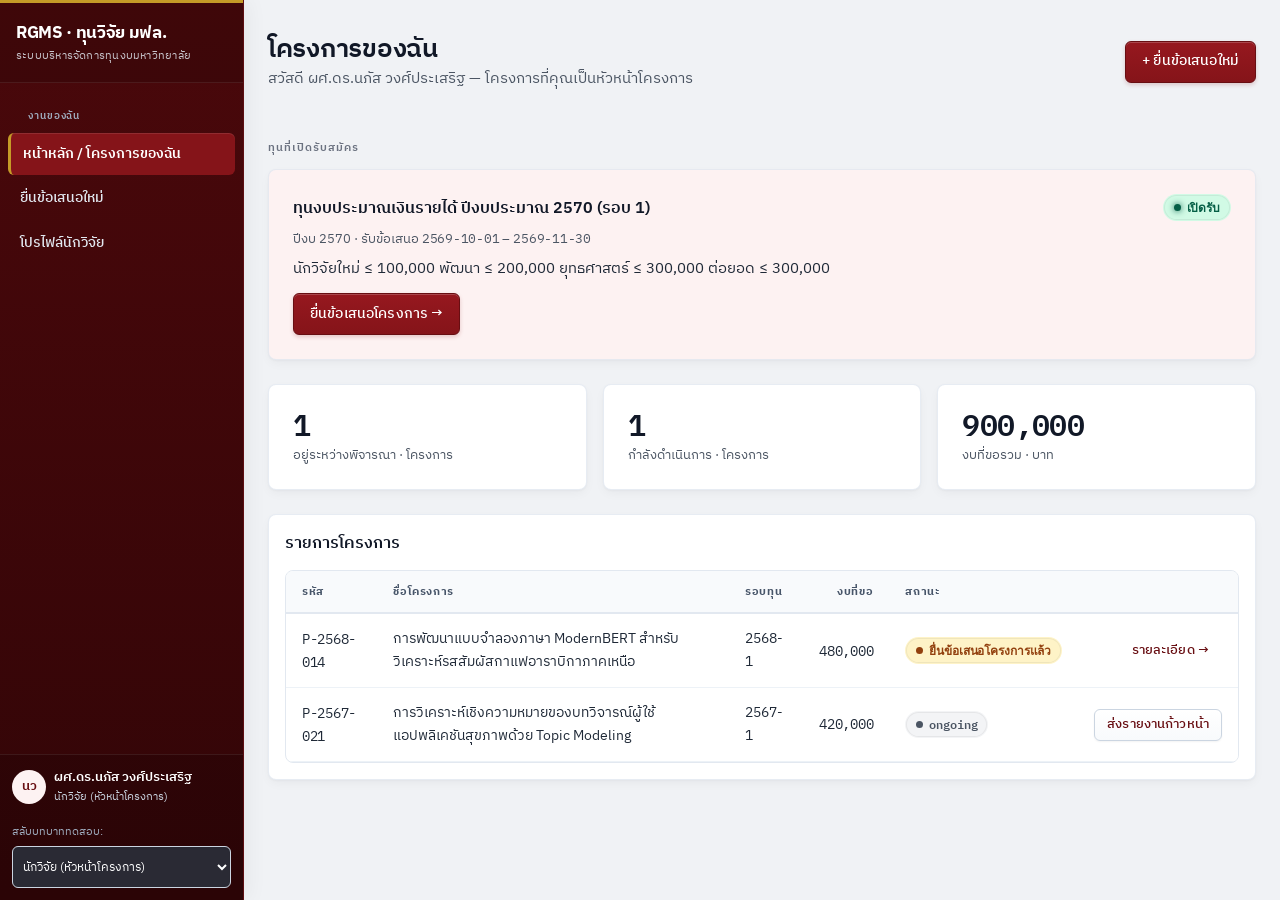
<file: researcher-home.html>
<!DOCTYPE html>
<html lang="th">
<head>
<meta charset="UTF-8">
<meta name="viewport" content="width=device-width, initial-scale=1.0">
<title>โครงการของฉัน — RGMS ทุนวิจัย มฟล.</title>
<link rel="stylesheet" href="style.css">
</head>
<body>
<div id="app-nav-root"></div>
<main class="section">
  <div class="container stack gap-5">

    <div class="page-head">
      <div class="between wrap">
        <div class="stack gap-1">
          <h1 class="text-headline">โครงการของฉัน</h1>
          <p class="text-muted" id="greet"></p>
        </div>
        <a class="btn btn-primary btn-md" href="proposal-new.html">+ ยื่นข้อเสนอใหม่</a>
      </div>
    </div>

    <div class="stack gap-3" id="open-calls"></div>

    <div class="grid grid-3" id="kpis"></div>

    <div class="card card--pad-sm">
      <div class="card__header"><h2 class="text-subhead">รายการโครงการ</h2></div>
      <div class="table-wrap">
        <table class="table">
          <thead><tr>
            <th>รหัส</th><th>ชื่อโครงการ</th><th>รอบทุน</th><th class="right">งบที่ขอ</th><th>สถานะ</th><th></th>
          </tr></thead>
          <tbody id="rows"></tbody>
        </table>
      </div>
    </div>

  </div>
</main>

<script src="shared.js"></script>
<script>
  RGMS.renderAppNav("researcher-home");
  var me = RGMS.currentRole().name;
  document.getElementById("greet").textContent = "สวัสดี " + me + " — โครงการที่คุณเป็นหัวหน้าโครงการ";

  var mine = RGMS.PROJECTS.filter(function (p) { return p.pi === me; });
  if (!mine.length) mine = RGMS.PROJECTS.slice(0, 3); // เผื่อสลับบทบาท

  // การ์ดทุนที่เปิดรับสมัคร — นักวิจัยกดยื่นได้ทันที (อ่านสถานะจาก callStatus จริง)
  var openCalls = RGMS.CALLS.filter(function (c) { return RGMS.callStatus(c) === "open"; });
  var ocEl = document.getElementById("open-calls");
  if (openCalls.length) {
    var tierChips = Object.keys(RGMS.TIERS).map(function (k) { var t = RGMS.TIERS[k]; return '<span class="tag">' + t.short + ' ≤ ' + RGMS.fmtMoney(t.cap) + '</span>'; }).join(" ");
    ocEl.innerHTML = '<span class="text-overline">ทุนที่เปิดรับสมัคร</span>' +
      '<div class="grid grid-auto">' + openCalls.map(function (c) {
        return '<div class="card stack gap-2" style="border:1px solid var(--color-primary); background:var(--color-primary-tint);">' +
          '<div class="between wrap gap-2"><span class="text-subhead">' + c.title + '</span><span class="badge badge-ok">เปิดรับ</span></div>' +
          '<div class="text-sm text-muted">ปีงบ ' + c.fiscalYear + ' · รับข้อเสนอ <span class="num">' + c.open + '</span> – <span class="num">' + c.close + '</span></div>' +
          '<div class="cluster gap-1 wrap">' + tierChips + '</div>' +
          '<a class="btn btn-primary btn-md" href="proposal-new.html" style="align-self:flex-start; margin-top:4px;">ยื่นข้อเสนอโครงการ →</a>' +
        '</div>';
      }).join("") + '</div>';
  } else {
    var up = RGMS.CALLS.filter(function (c) { return RGMS.callStatus(c) === "upcoming"; })[0];
    ocEl.innerHTML = '<div class="notice notice--wait"><span class="notice__title">ขณะนี้ยังไม่มีรอบที่เปิดรับสมัคร</span>' +
      '<span class="notice__body">' + (up ? ('รอบถัดไป: ' + up.title + ' · เปิดรับ ' + up.open + ' ถึง ' + up.close) : 'โปรดรอประกาศเปิดรับจากส่วนบริหารงานวิจัย') + '</span></div>';
  }

  var active = mine.filter(function (p) { return ["ongoing","progress","final","financial"].indexOf(p.status) >= 0; }).length;
  var inReview = mine.filter(function (p) { return ["submitted","screening","review","committee","revise"].indexOf(p.status) >= 0; }).length;
  var totalBudget = mine.reduce(function (s, p) { return s + p.budgetReq; }, 0);
  document.getElementById("kpis").innerHTML = [
    ['อยู่ระหว่างพิจารณา', inReview, 'โครงการ'],
    ['กำลังดำเนินการ', active, 'โครงการ'],
    ['งบที่ขอรวม', RGMS.fmtMoney(totalBudget), 'บาท']
  ].map(function (k) {
    return '<div class="card stat"><span class="stat__value">' + k[1] + '</span>' +
           '<span class="stat__label">' + k[0] + ' · ' + k[2] + '</span></div>';
  }).join("");

  function actionFor(p) {
    if (p.status === "revise") return '<a class="btn btn-primary btn-sm" href="project-detail.html?id=' + p.id + '">ปรับแก้ตามมติ</a>';
    if (p.status === "ongoing") return '<a class="btn btn-secondary btn-sm" href="project-detail.html?id=' + p.id + '">ส่งรายงานก้าวหน้า</a>';
    if (p.status === "final") return '<a class="btn btn-secondary btn-sm" href="project-detail.html?id=' + p.id + '">ดูสถานะการเงิน</a>';
    return '<a class="btn btn-ghost btn-sm" href="project-detail.html?id=' + p.id + '">รายละเอียด →</a>';
  }

  document.getElementById("rows").innerHTML = mine.map(function (p) {
    return '<tr class="is-clickable" data-id="' + p.id + '">' +
      '<td class="num">' + p.id + '</td>' +
      '<td>' + p.title + '</td>' +
      '<td><span class="pill-round">' + p.round + '</span></td>' +
      '<td class="right num">' + RGMS.fmtMoney(p.budgetReq) + '</td>' +
      '<td>' + RGMS.badgeHTML(RGMS.effectiveStatus(p)) + '</td>' +
      '<td class="right">' + actionFor(p) + '</td>' +
    '</tr>';
  }).join("");
  document.getElementById("rows").addEventListener("click", function (e) {
    if (e.target.closest("a")) return;
    var tr = e.target.closest("[data-id]");
    if (tr) window.location.href = "project-detail.html?id=" + tr.getAttribute("data-id");
  });
</script>
</body>
</html>
</file>
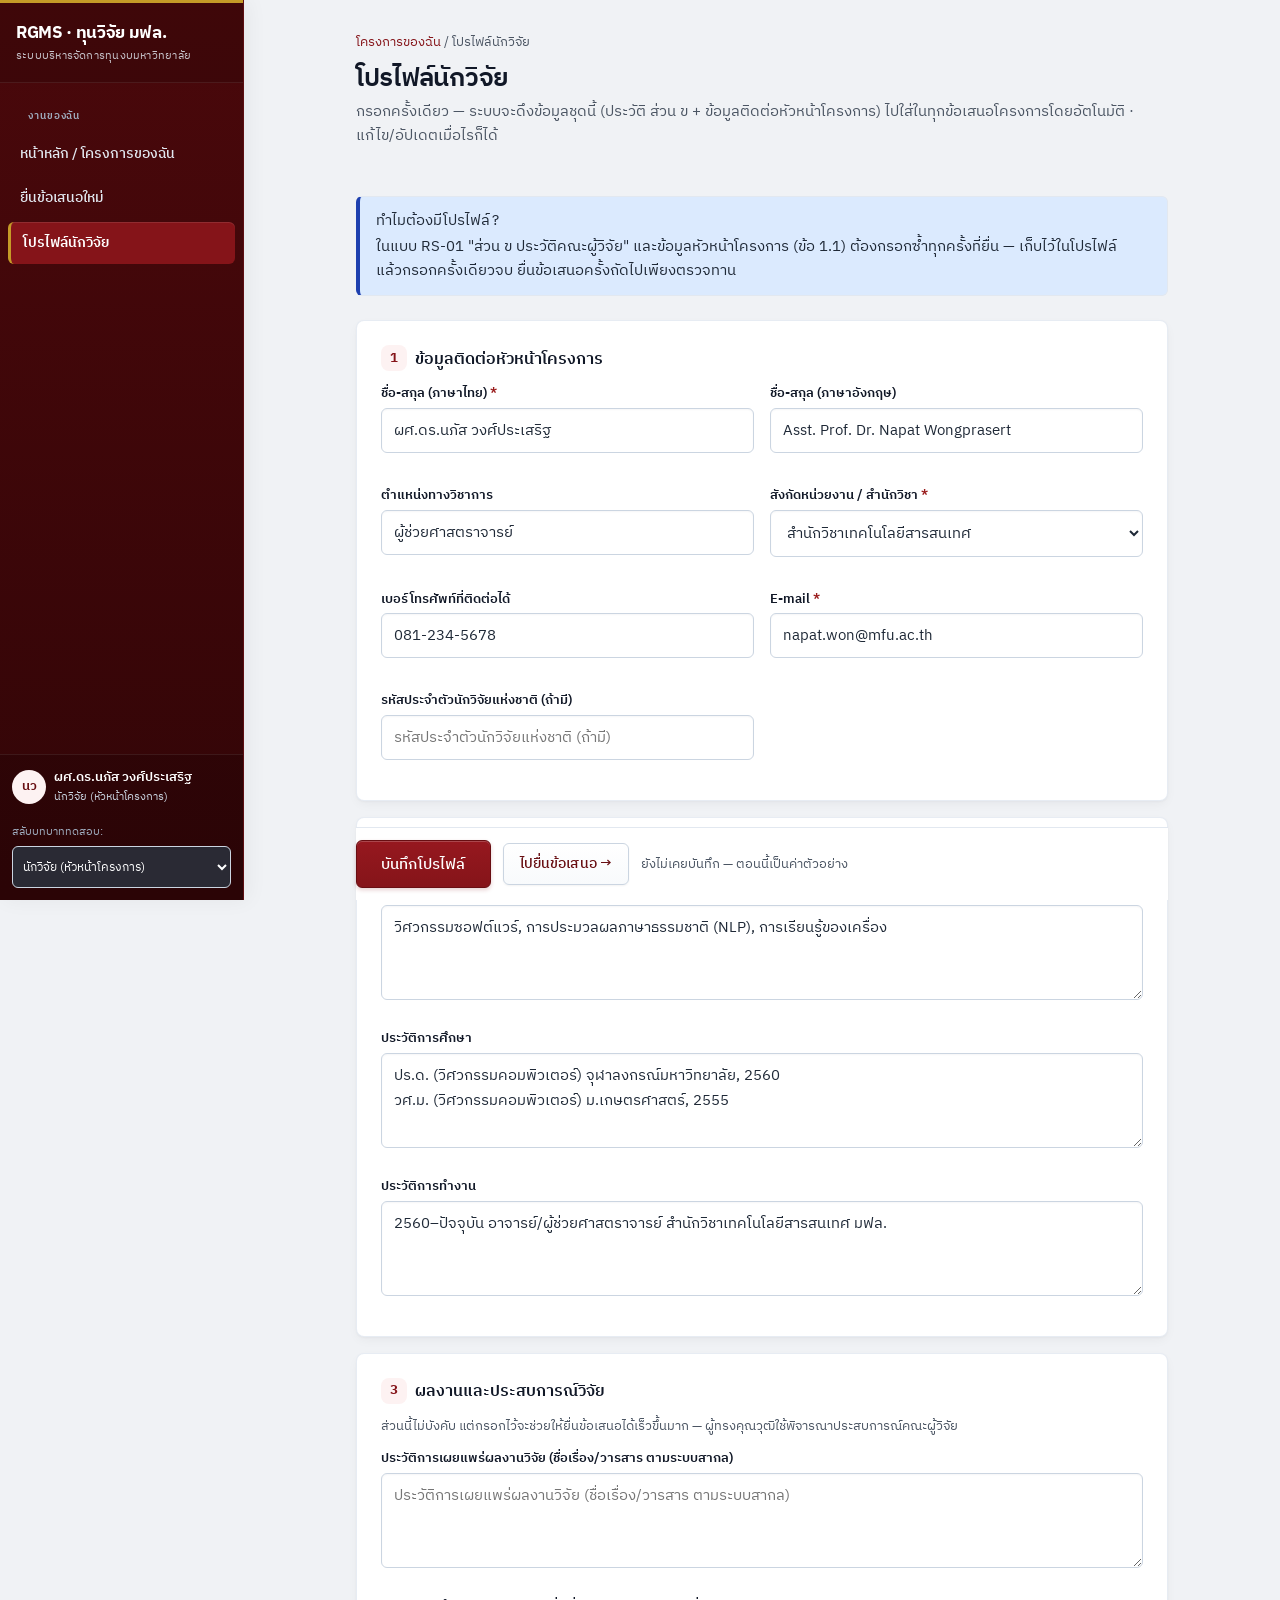
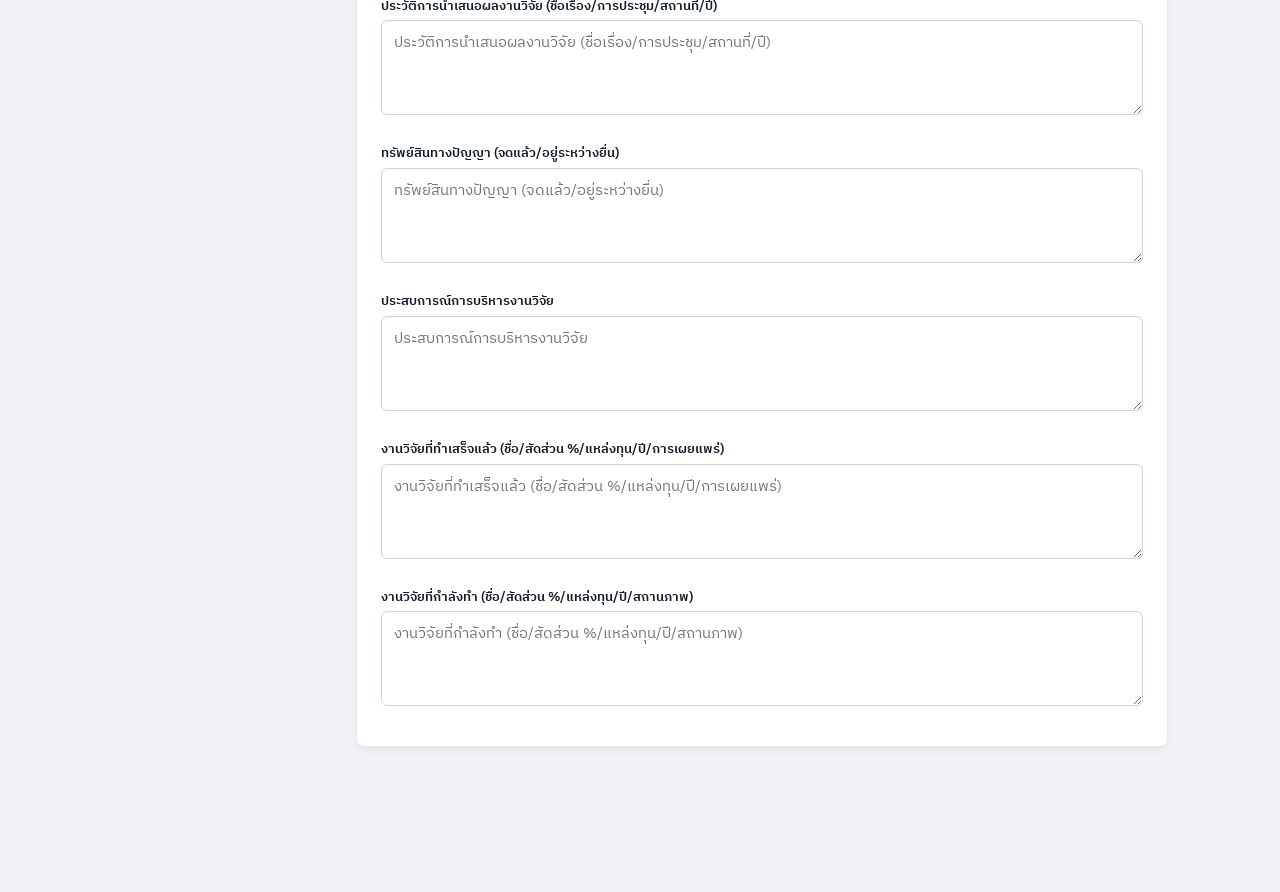
<file: researcher-profile.html>
<!DOCTYPE html>
<html lang="th">
<head>
<meta charset="UTF-8">
<meta name="viewport" content="width=device-width, initial-scale=1.0">
<title>โปรไฟล์นักวิจัย — RGMS ทุนวิจัย มฟล.</title>
<link rel="stylesheet" href="style.css">
<style>
  .grp-title { display:flex; align-items:center; gap:var(--space-2); margin-bottom:var(--space-3); }
  .grp-title .num { width:26px; height:26px; border-radius:8px; background:var(--color-primary-tint); color:var(--color-primary);
    display:flex; align-items:center; justify-content:center; font-family:var(--font-mono); font-weight:700; font-size:13px; }
  .save-bar { position:sticky; bottom:0; background:var(--color-surface); border-top:1px solid var(--color-border);
    padding:var(--space-3) 0; margin-top:var(--space-2); display:flex; align-items:center; gap:var(--space-3); flex-wrap:wrap; z-index:5; }
</style>
</head>
<body>
<div id="app-nav-root"></div>
<main class="section">
  <div class="container container--narrow stack gap-5">

    <div class="page-head">
      <div class="breadcrumb"><a href="researcher-home.html">โครงการของฉัน</a> / โปรไฟล์นักวิจัย</div>
      <h1 class="text-headline">โปรไฟล์นักวิจัย</h1>
      <p class="text-muted">กรอกครั้งเดียว — ระบบจะดึงข้อมูลชุดนี้ (ประวัติ ส่วน ข + ข้อมูลติดต่อหัวหน้าโครงการ) ไปใส่ในทุกข้อเสนอโครงการโดยอัตโนมัติ · แก้ไข/อัปเดตเมื่อไรก็ได้</p>
    </div>

    <div class="notice notice--info">
      <span class="notice__title">ทำไมต้องมีโปรไฟล์?</span>
      <span class="notice__body">ในแบบ RS-01 "ส่วน ข ประวัติคณะผู้วิจัย" และข้อมูลหัวหน้าโครงการ (ข้อ 1.1) ต้องกรอกซ้ำทุกครั้งที่ยื่น — เก็บไว้ในโปรไฟล์แล้วกรอกครั้งเดียวจบ ยื่นข้อเสนอครั้งถัดไปเพียงตรวจทาน</span>
    </div>

    <form id="profile-form" class="stack gap-4">
      <div class="card">
        <div class="grp-title"><span class="num">1</span><h2 class="text-subhead">ข้อมูลติดต่อหัวหน้าโครงการ</h2></div>
        <div class="grid grid-2" id="grp-identity"></div>
      </div>

      <div class="card">
        <div class="grp-title"><span class="num">2</span><h2 class="text-subhead">ความเชี่ยวชาญและประวัติ</h2></div>
        <div class="stack gap-3" id="grp-academic"></div>
      </div>

      <div class="card">
        <div class="grp-title"><span class="num">3</span><h2 class="text-subhead">ผลงานและประสบการณ์วิจัย</h2></div>
        <p class="text-sm text-muted" style="margin-bottom:var(--space-3);">ส่วนนี้ไม่บังคับ แต่กรอกไว้จะช่วยให้ยื่นข้อเสนอได้เร็วขึ้นมาก — ผู้ทรงคุณวุฒิใช้พิจารณาประสบการณ์คณะผู้วิจัย</p>
        <div class="stack gap-3" id="grp-portfolio"></div>
      </div>

      <div class="save-bar">
        <button type="submit" class="btn btn-primary btn-lg">บันทึกโปรไฟล์</button>
        <a class="btn btn-secondary btn-md" href="proposal-new.html">ไปยื่นข้อเสนอ →</a>
        <span class="text-sm text-muted" id="saved-note"></span>
      </div>
    </form>

  </div>
</main>

<script src="shared.js"></script>
<script>
  RGMS.renderAppNav("researcher-profile");
  var P = RGMS.getProfile();

  function ctrl(f) {
    var v = (P[f.key] == null ? "" : String(P[f.key])).replace(/"/g, "&quot;");
    var req = f.required ? ' <span class="req">*</span>' : '';
    var wrapStart = '<div class="field" data-key="' + f.key + '"><label class="field__label">' + f.label + req + '</label>';
    if (f.type === "school") {
      return wrapStart + '<select class="field__control pf" data-key="' + f.key + '">' +
        RGMS.SCHOOLS.map(function (s) { return '<option' + (s === P[f.key] ? ' selected' : '') + '>' + s + '</option>'; }).join("") + '</select></div>';
    }
    if (f.type === "area") {
      return wrapStart + '<textarea class="field__control pf" data-key="' + f.key + '" rows="3" placeholder="' + f.label + '">' + (P[f.key] || "") + '</textarea></div>';
    }
    return wrapStart + '<input class="field__control pf" data-key="' + f.key + '" value="' + v + '" placeholder="' + f.label + '"></div>';
  }
  ["identity", "academic", "portfolio"].forEach(function (g) {
    document.getElementById("grp-" + g).innerHTML =
      RGMS.PROFILE_FIELDS.filter(function (f) { return f.group === g; }).map(ctrl).join("");
  });

  function updatedLine() {
    var note = document.getElementById("saved-note");
    if (P.updatedAt) {
      var d = new Date(P.updatedAt);
      note.textContent = "บันทึกล่าสุด " + d.toLocaleString("th-TH");
    } else { note.textContent = "ยังไม่เคยบันทึก — ตอนนี้เป็นค่าตัวอย่าง"; }
  }
  updatedLine();

  document.getElementById("profile-form").addEventListener("submit", function (e) {
    e.preventDefault();
    var patch = {};
    document.querySelectorAll(".pf").forEach(function (el) { patch[el.getAttribute("data-key")] = el.value.trim(); });
    // ตรวจ required
    var missing = RGMS.PROFILE_FIELDS.filter(function (f) { return f.required && !patch[f.key]; });
    if (missing.length) {
      RGMS.toast("กรุณากรอก: " + missing.map(function (f) { return f.label; }).join(", "), "accent");
      return;
    }
    P = RGMS.saveProfile(patch);
    updatedLine();
    RGMS.toast("บันทึกโปรไฟล์แล้ว — พร้อมใช้ในทุกข้อเสนอ", "ok");
  });
</script>
</body>
</html>
</file>
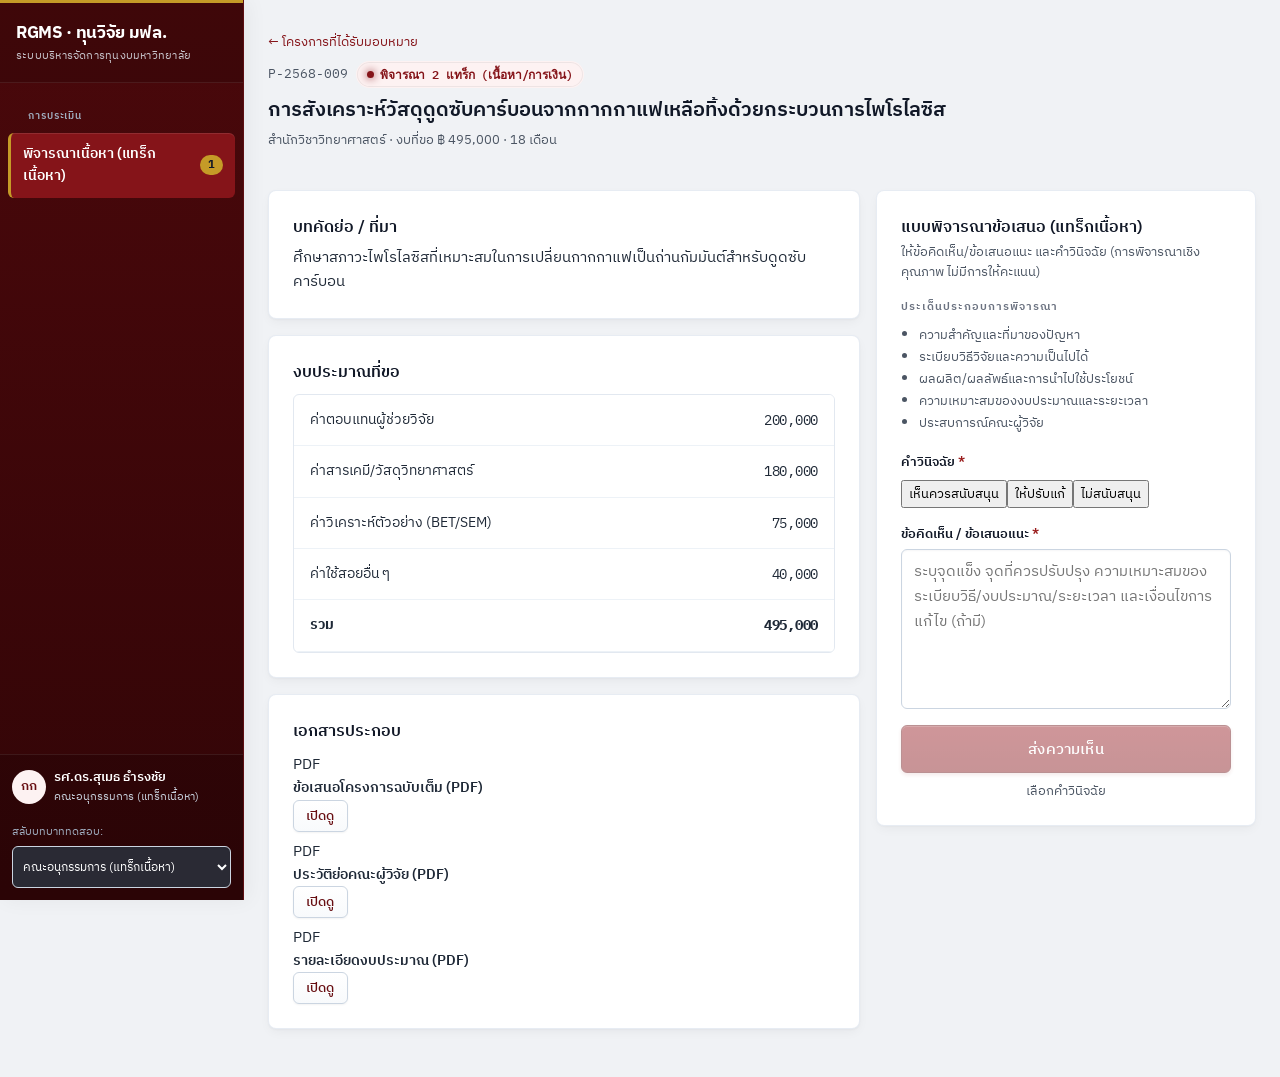
<file: reviewer-console.html>
<!DOCTYPE html>
<html lang="th">
<head>
<meta charset="UTF-8">
<meta name="viewport" content="width=device-width, initial-scale=1.0">
<title>พิจารณาเนื้อหา — RGMS ทุนวิจัย มฟล.</title>
<link rel="stylesheet" href="style.css">
</head>
<body>
<div id="app-nav-root"></div>
<main class="section">
  <div class="container stack gap-4" id="root"></div>
</main>

<script src="shared.js"></script>
<script>
  RGMS.renderAppNav("reviewer-list");
  var me = RGMS.currentRole().name;
  var id = new URLSearchParams(location.search).get("id") || "P-2568-009";
  var p = RGMS.getProject(id);
  var mine = (p.reviewers || []).filter(function (r) { return r.name === me; })[0] || { scores: {}, comment: "", recommend: null };
  var scores = Object.assign({}, mine.scores);
  var recommend = mine.recommend;

  var root = document.getElementById("root");
  root.innerHTML =
    '<div class="page-head"><div class="breadcrumb"><a href="reviewer-list.html">← โครงการที่ได้รับมอบหมาย</a></div>' +
      '<div class="cluster gap-2"><span class="text-mono text-muted">' + p.id + '</span>' + RGMS.badgeHTML(p.status) + '</div>' +
      '<h1 class="text-title">' + p.title + '</h1>' +
      '<p class="text-sm text-muted">' + p.school + ' · งบที่ขอ ' + RGMS.fmtBaht(p.budgetReq) + ' · ' + p.duration + '</p></div>' +
    '<div class="grid" style="grid-template-columns: 1fr 380px; align-items:start;" id="grid"></div>';

  // ซ้าย: เนื้อหาข้อเสนอ
  var left =
    '<div class="stack gap-4">' +
      '<div class="card"><h2 class="text-subhead" style="margin-bottom:8px;">บทคัดย่อ / ที่มา</h2><p class="text-body">' + p.abstract + '</p></div>' +
      '<div class="card"><h2 class="text-subhead" style="margin-bottom:12px;">งบประมาณที่ขอ</h2>' +
        '<div class="table-wrap" style="border-radius:6px;"><table class="table" style="min-width:auto;"><tbody>' +
        (p.budget||[]).map(function (b) { return '<tr><td>' + b.item + '</td><td class="right num">' + RGMS.fmtMoney(b.amount) + '</td></tr>'; }).join("") +
        '<tr><td style="font-weight:700;">รวม</td><td class="right num" style="font-weight:700;">' + RGMS.fmtMoney(RGMS.sumBudget(p)) + '</td></tr>' +
        '</tbody></table></div></div>' +
      '<div class="card"><h2 class="text-subhead" style="margin-bottom:12px;">เอกสารประกอบ</h2><div class="stack gap-2">' +
        ['ข้อเสนอโครงการฉบับเต็ม (PDF)','ประวัติย่อคณะผู้วิจัย (PDF)','รายละเอียดงบประมาณ (PDF)'].map(function (d) {
          return '<div class="doc-row"><span class="doc-row__icon">PDF</span><div class="flex-1" style="font-weight:600; font-size:14px;">' + d + '</div><button class="btn btn-secondary btn-sm">เปิดดู</button></div>';
        }).join("") +
      '</div></div>' +
    '</div>';

  // ขวา: แบบพิจารณา (comment-based ตามเอกสารจริง — ให้ข้อคิดเห็น/รับรอง ไม่มีคะแนน/น้ำหนัก)
  var ASPECTS = RGMS.CRITERIA.map(function (c) { return c.label; });
  var right =
    '<div class="card" style="position:sticky; top:16px;">' +
      '<h2 class="text-subhead" style="margin-bottom:4px;">แบบพิจารณาข้อเสนอ (แทร็กเนื้อหา)</h2>' +
      '<p class="text-sm text-muted" style="margin-bottom:12px;">ให้ข้อคิดเห็น/ข้อเสนอแนะ และคำวินิจฉัย (การพิจารณาเชิงคุณภาพ ไม่มีการให้คะแนน)</p>' +
      '<span class="text-overline">ประเด็นประกอบการพิจารณา</span>' +
      '<ul style="margin:6px 0 16px; padding-left:18px; font-size:13px; color:var(--color-text-muted); line-height:1.7;">' +
        ASPECTS.map(function (a) { return '<li>' + a + '</li>'; }).join("") + '</ul>' +
      '<label class="field__label">คำวินิจฉัย <span class="req">*</span></label>' +
      '<div class="chip-group" id="rec" style="margin:6px 0 16px;">' +
        [['approve','เห็นควรสนับสนุน'],['approve_revise','ให้ปรับแก้'],['reject','ไม่สนับสนุน']].map(function (o) {
          return '<button class="chip" data-rec="' + o[0] + '">' + o[1] + '</button>';
        }).join("") + '</div>' +
      '<div class="field"><label class="field__label">ข้อคิดเห็น / ข้อเสนอแนะ <span class="req">*</span></label>' +
        '<textarea class="field__control" id="comment" style="min-height:160px;" placeholder="ระบุจุดแข็ง จุดที่ควรปรับปรุง ความเหมาะสมของระเบียบวิธี/งบประมาณ/ระยะเวลา และเงื่อนไขการแก้ไข (ถ้ามี)">' + (mine.comment || '') + '</textarea></div>' +
      '<button class="btn btn-primary btn-lg btn-block" id="submit" disabled>ส่งความเห็น</button>' +
      '<p class="text-sm text-muted text-center" id="hint" style="margin-top:8px;"></p>' +
    '</div>';

  document.getElementById("grid").innerHTML = left + right;

  function recompute() {
    var hasComment = document.getElementById("comment").value.trim().length > 0;
    var ok = recommend && hasComment;
    document.getElementById("submit").disabled = !ok;
    document.getElementById("hint").textContent = ok ? "พร้อมส่งความเห็น" : (!recommend ? "เลือกคำวินิจฉัย" : "กรอกข้อคิดเห็น/ข้อเสนอแนะ");
  }

  document.getElementById("rec").addEventListener("click", function (e) {
    var b = e.target.closest("[data-rec]"); if (!b) return;
    recommend = b.getAttribute("data-rec");
    document.querySelectorAll("#rec .chip").forEach(function (x) { x.classList.remove("is-active"); });
    b.classList.add("is-active");
    recompute();
  });
  document.getElementById("comment").addEventListener("input", recompute);
  if (recommend) { var rb = document.querySelector('[data-rec="' + recommend + '"]'); if (rb) rb.classList.add("is-active"); }
  recompute();

  document.getElementById("submit").addEventListener("click", function () {
    var vmap = { approve: 'เห็นควรสนับสนุน', approve_revise: 'ให้ปรับแก้', reject: 'ไม่สนับสนุน' };
    var trackSt = recommend === "approve" ? "cleared" : "commented";
    RGMS.setContentTrackStatus(p.id, trackSt);
    RGMS.setContentComment(p.id, document.getElementById("comment").value.trim());
    RGMS.modal({
      title: "ส่งความเห็นสำเร็จ",
      body: '<div class="notice notice--ok"><span class="notice__title">บันทึกความเห็นแล้ว · คำวินิจฉัย: ' + (vmap[recommend] || '') + '</span>' +
        '<span class="notice__body">แทร็กเนื้อหา: ' + RGMS.TRACK_STATUS[trackSt].label + ' — แทร็กการเงินตรวจแยกเป็นอิสระ ไม่ต้องรอกัน โครงการจะพร้อมเข้า คกก.ส่งเสริม เมื่อทั้ง 2 แทร็กรับรองพร้อมกัน (FR-85)</span></div>',
      foot: '<a class="btn btn-primary btn-md" href="reviewer-list.html">กลับรายการ</a>'
    });
  });
</script>
</body>
</html>
</file>
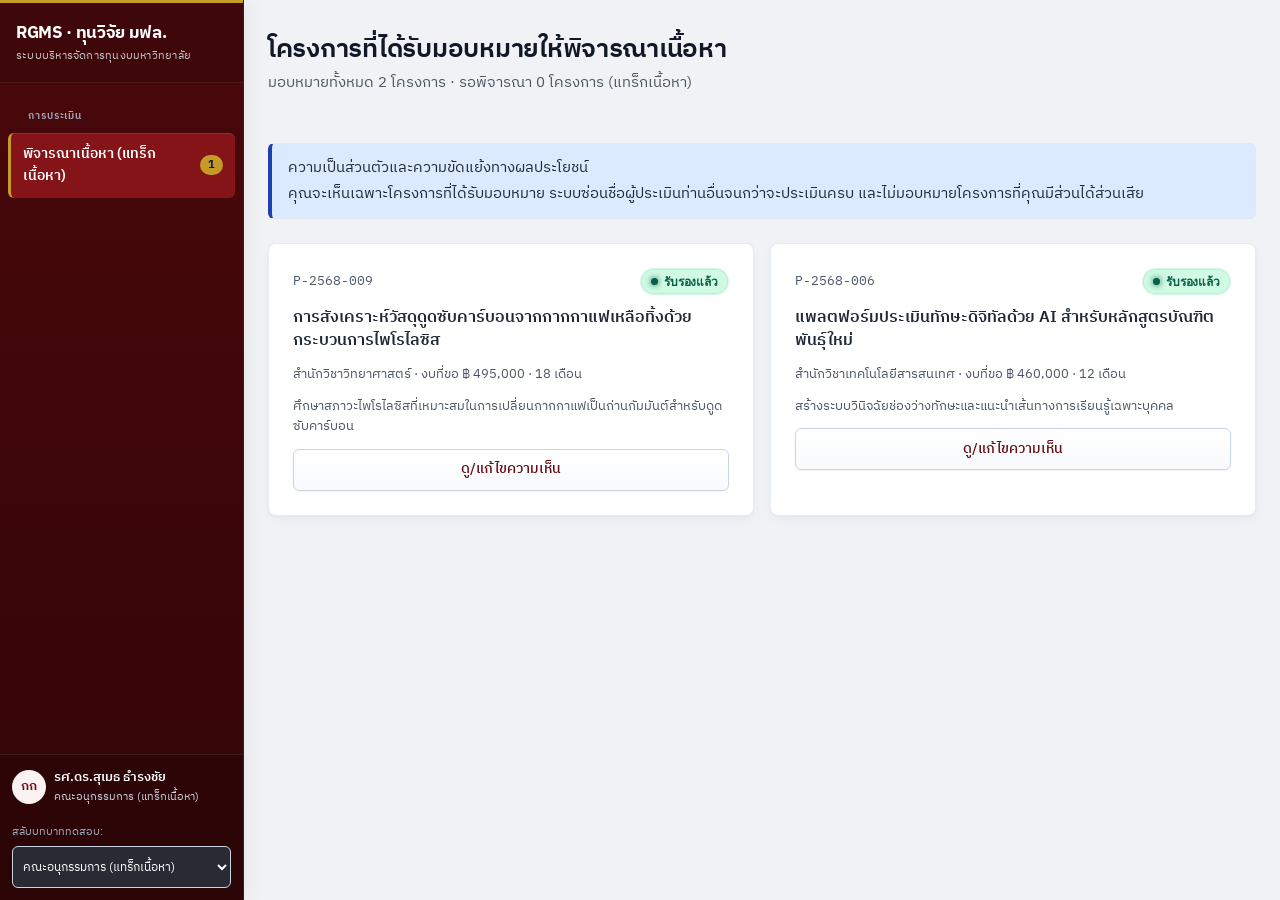
<file: reviewer-list.html>
<!DOCTYPE html>
<html lang="th">
<head>
<meta charset="UTF-8">
<meta name="viewport" content="width=device-width, initial-scale=1.0">
<title>พิจารณาเนื้อหา — RGMS ทุนวิจัย มฟล.</title>
<link rel="stylesheet" href="style.css">
</head>
<body>
<div id="app-nav-root"></div>
<main class="section">
  <div class="container stack gap-5">

    <div class="page-head">
      <h1 class="text-headline">โครงการที่ได้รับมอบหมายให้พิจารณาเนื้อหา</h1>
      <p class="text-muted" id="sub"></p>
    </div>

    <div class="notice notice--info">
      <span class="notice__title">ความเป็นส่วนตัวและความขัดแย้งทางผลประโยชน์</span>
      <span class="notice__body">คุณจะเห็นเฉพาะโครงการที่ได้รับมอบหมาย ระบบซ่อนชื่อผู้ประเมินท่านอื่นจนกว่าจะประเมินครบ และไม่มอบหมายโครงการที่คุณมีส่วนได้ส่วนเสีย</span>
    </div>

    <div class="grid grid-2" id="cards"></div>

  </div>
</main>

<script src="shared.js"></script>
<script>
  RGMS.renderAppNav("reviewer-list");
  var me = RGMS.currentRole().name; // รศ.ดร.สุเมธ ธำรงชัย
  var assigned = RGMS.PROJECTS.filter(function (p) {
    return (p.reviewers || []).some(function (r) { return r.name === me; });
  });
  if (!assigned.length) assigned = RGMS.PROJECTS.filter(function(p){ return (p.reviewers||[]).length; });

  var pendingCount = assigned.filter(function (p) { return RGMS.contentTrackStatus(p.id) === "pending"; }).length;
  document.getElementById("sub").textContent = "มอบหมายทั้งหมด " + assigned.length + " โครงการ · รอพิจารณา " + pendingCount + " โครงการ (แทร็กเนื้อหา)";

  document.getElementById("cards").innerHTML = assigned.map(function (p) {
    var contentSt = RGMS.contentTrackStatus(p.id);
    var done = contentSt !== "pending";
    return '<div class="card stack gap-3">' +
      '<div class="between"><span class="text-mono text-muted">' + p.id + '</span>' + RGMS.trackBadgeHTML(contentSt) + '</div>' +
      '<div style="font-weight:600; font-size:16px; line-height:1.4;">' + p.title + '</div>' +
      '<div class="text-sm text-muted">' + p.school + ' · งบที่ขอ ' + RGMS.fmtBaht(p.budgetReq) + ' · ' + p.duration + '</div>' +
      '<p class="text-sm text-muted">' + p.abstract + '</p>' +
      '<a class="btn ' + (done ? 'btn-secondary' : 'btn-primary') + ' btn-md btn-block" href="reviewer-console.html?id=' + p.id + '">' +
        (done ? 'ดู/แก้ไขความเห็น' : 'เริ่มพิจารณา →') + '</a>' +
    '</div>';
  }).join("");
</script>
</body>
</html>
</file>
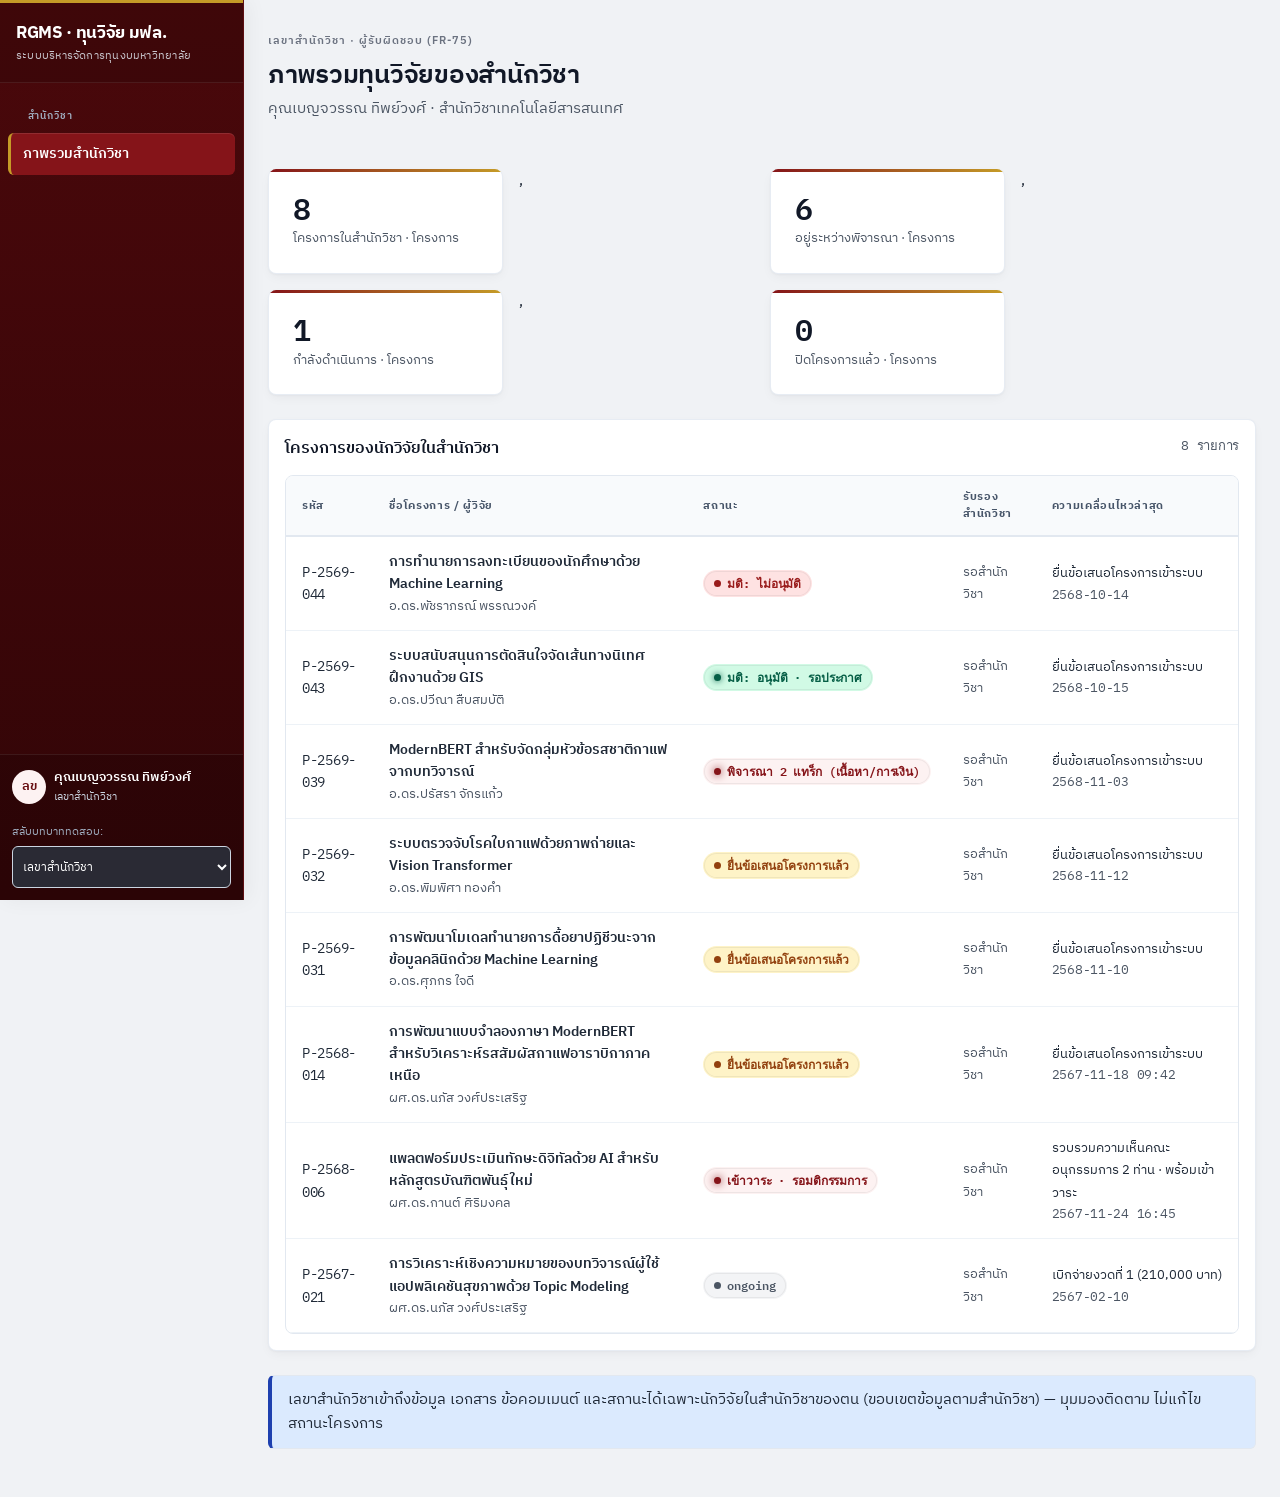
<file: secretary-home.html>
<!DOCTYPE html>
<html lang="th">
<head>
<meta charset="UTF-8">
<meta name="viewport" content="width=device-width, initial-scale=1.0">
<title>ภาพรวมสำนักวิชา — RGMS ทุนวิจัย มฟล.</title>
<link rel="stylesheet" href="style.css">
</head>
<body>
<div id="app-nav-root"></div>
<main class="section">
  <div class="container stack gap-5">

    <div class="page-head">
      <span class="text-overline">เลขาสำนักวิชา · ผู้รับผิดชอบ (FR-75)</span>
      <h1 class="text-headline">ภาพรวมทุนวิจัยของสำนักวิชา</h1>
      <p class="text-muted" id="sub"></p>
    </div>

    <div class="grid grid-4" id="kpis"></div>

    <div class="card card--pad-sm">
      <div class="card__header"><h2 class="text-subhead">โครงการของนักวิจัยในสำนักวิชา</h2>
        <span class="text-sm text-muted num" id="count"></span></div>
      <div class="table-wrap">
        <table class="table"><thead><tr>
          <th>รหัส</th><th>ชื่อโครงการ / ผู้วิจัย</th><th>สถานะ</th><th>รับรองสำนักวิชา</th><th>ความเคลื่อนไหวล่าสุด</th>
        </tr></thead><tbody id="rows"></tbody></table>
      </div>
    </div>

    <div class="notice notice--info"><span class="notice__body">เลขาสำนักวิชาเข้าถึงข้อมูล เอกสาร ข้อคอมเมนต์ และสถานะได้เฉพาะนักวิจัยในสำนักวิชาของตน (ขอบเขตข้อมูลตามสำนักวิชา) — มุมมองติดตาม ไม่แก้ไขสถานะโครงการ</span></div>

  </div>
</main>

<script src="shared.js"></script>
<script>
  RGMS.renderAppNav("secretary-home");
  var role = RGMS.currentRole();
  var school = role.school || "สำนักวิชาเทคโนโลยีสารสนเทศ";
  document.getElementById("sub").textContent = role.name + " · " + school;

  var list = RGMS.PROJECTS.filter(function (p) { return p.school === school; });
  var pipeline = list.filter(function (p) { return ["draft","submitted","screening","review","committee","revise","approved"].indexOf(p.status) >= 0; }).length;
  var active = list.filter(function (p) { return ["ongoing","progress","final","financial"].indexOf(p.status) >= 0; }).length;
  var closedN = list.filter(function (p) { return p.status === "closed"; }).length;

  document.getElementById("kpis").innerHTML = [
    ['โครงการในสำนักวิชา', list.length, 'โครงการ'],
    ['อยู่ระหว่างพิจารณา', pipeline, 'โครงการ'],
    ['กำลังดำเนินการ', active, 'โครงการ'],
    ['ปิดโครงการแล้ว', closedN, 'โครงการ']
  ].map(function (k) { return '<div class="card stat-card stat"><span class="stat__value">' + k[1] + '</span><span class="stat__label">' + k[0] + ' · ' + k[2] + '</span></div>'; })

  var endMap = { pending: ['—', ''], passed: ['รับรองแล้ว', 'badge-ok'], returned: ['ส่งกลับแก้ไข', 'badge-revise'] };
  document.getElementById("count").textContent = list.length + " รายการ";
  document.getElementById("rows").innerHTML = list.sort(function (a, b) { return b.id < a.id ? -1 : 1; }).map(function (p) {
    var es = RGMS.endorseStatus(p.id), em = endMap[es] || ['—', ''];
    var h = (p.history && p.history.length) ? p.history[p.history.length - 1] : null;
    var last = h ? '<span class="text-sm">' + h.action + '</span><div class="text-sm text-muted num">' + (h.at || '') + '</div>' : '<span class="text-sm text-muted">—</span>';
    return '<tr class="is-clickable" data-id="' + p.id + '">' +
      '<td class="num">' + p.id + '</td>' +
      '<td><div style="font-weight:600;">' + p.title + '</div><div class="text-sm text-muted">' + p.pi + '</div></td>' +
      '<td>' + RGMS.badgeHTML(RGMS.effectiveStatus(p)) + '</td>' +
      '<td>' + (em[1] ? '<span class="badge ' + em[1] + '">' + em[0] + '</span>' : '<span class="text-sm text-muted">รอสำนักวิชา</span>') + '</td>' +
      '<td>' + last + '</td></tr>';
  }).join("");
  document.getElementById("rows").addEventListener("click", function (e) {
    var tr = e.target.closest("[data-id]"); if (tr) window.location.href = "project-detail.html?id=" + tr.getAttribute("data-id");
  });
</script>
</body>
</html>
</file>
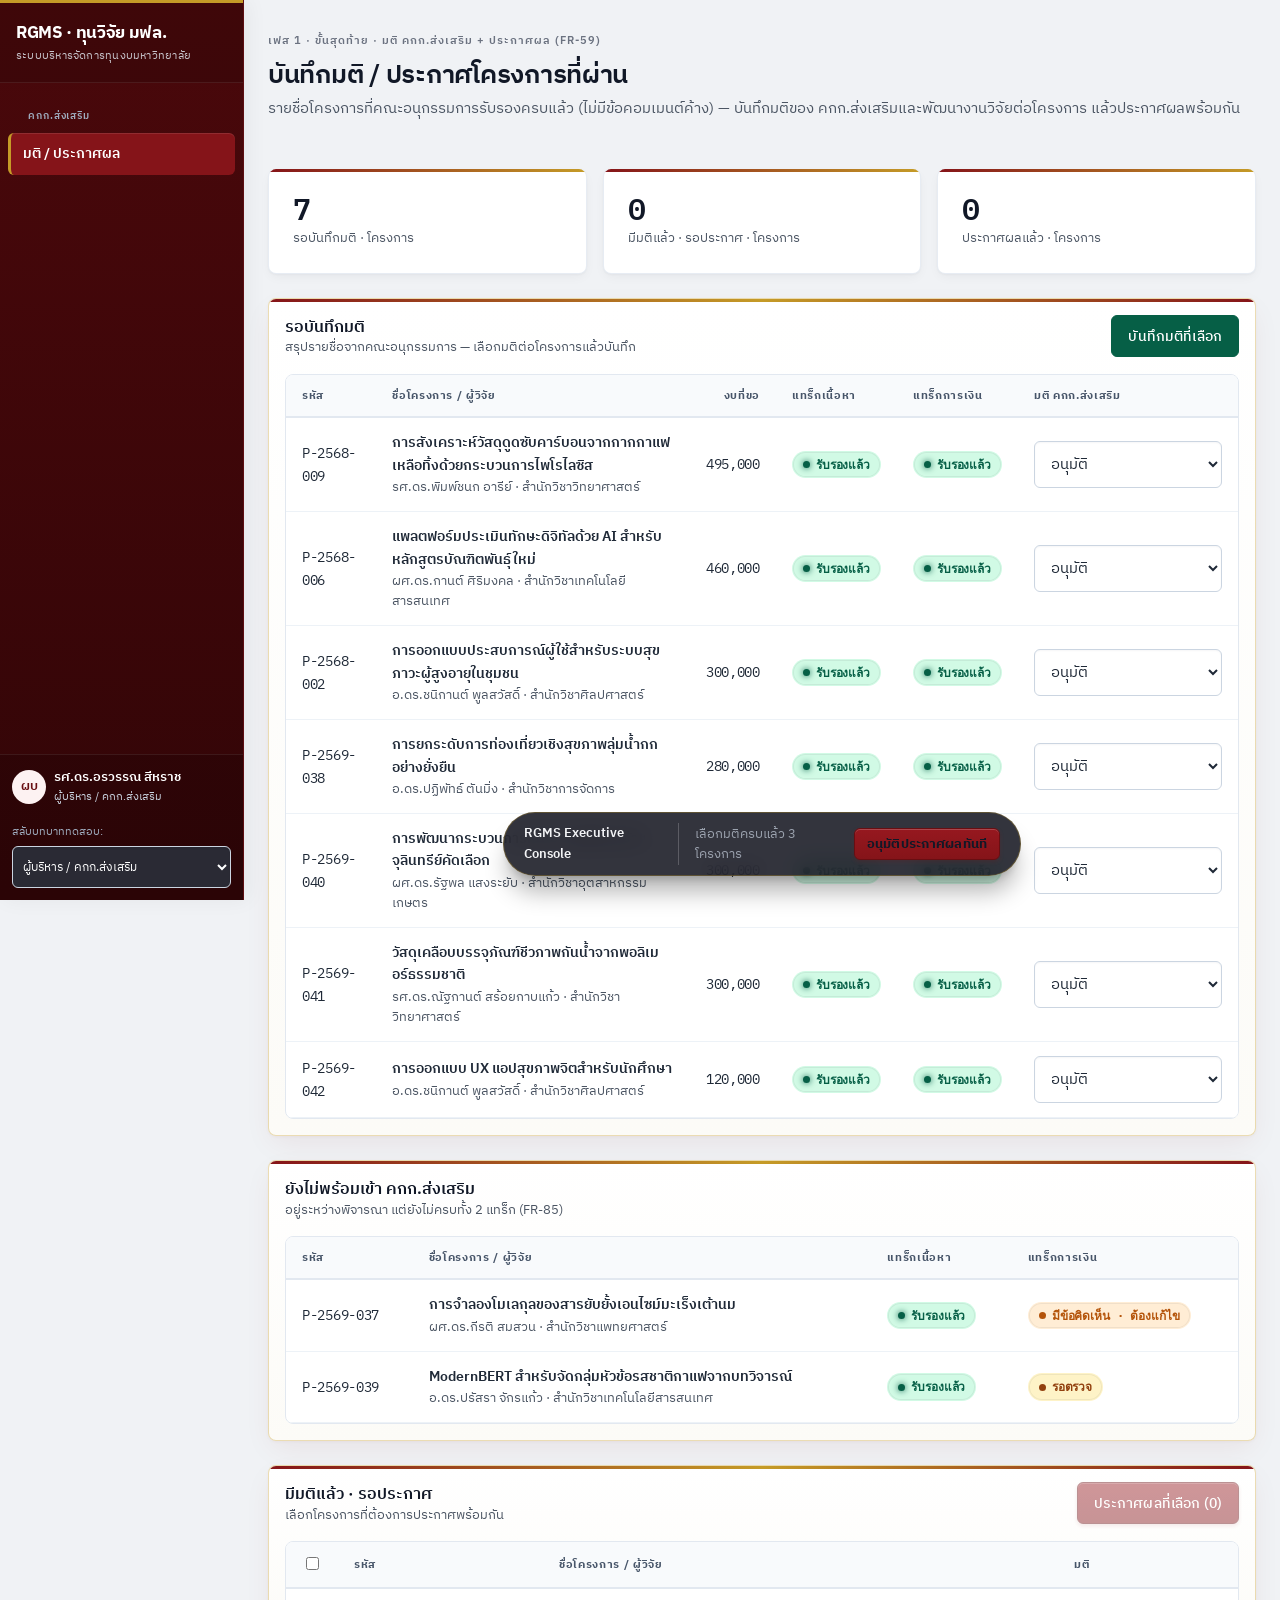
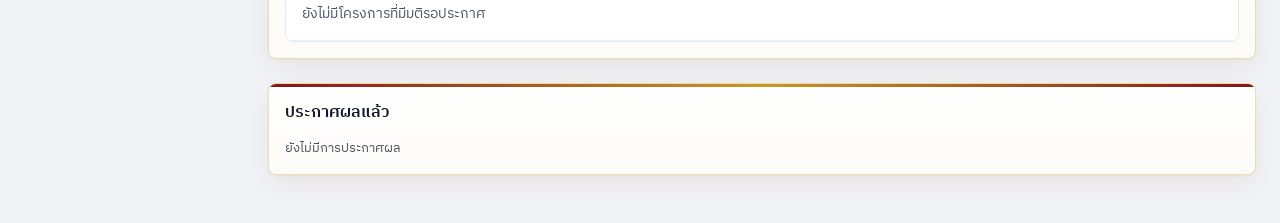
<file: staff-agenda.html>
<!DOCTYPE html>
<html lang="th">
<head>
<meta charset="UTF-8">
<meta name="viewport" content="width=device-width, initial-scale=1.0">
<title>มติ / ประกาศผล — RGMS ทุนวิจัย มฟล.</title>
<link rel="stylesheet" href="style.css">
</head>
<body>
<div id="app-nav-root"></div>
<main class="section">
  <div class="container stack gap-5">

    <div class="page-head">
      <span class="text-overline">เฟส 1 · ขั้นสุดท้าย · มติ คกก.ส่งเสริม + ประกาศผล (FR-59)</span>
      <h1 class="text-headline">บันทึกมติ / ประกาศโครงการที่ผ่าน</h1>
      <p class="text-muted">รายชื่อโครงการที่คณะอนุกรรมการรับรองครบแล้ว (ไม่มีข้อคอมเมนต์ค้าง) — บันทึกมติของ คกก.ส่งเสริมและพัฒนางานวิจัยต่อโครงการ แล้วประกาศผลพร้อมกัน</p>
    </div>

    <div class="grid grid-3" id="kpis"></div>

    <div class="card card--featured card--pad-sm">
      <div class="card__header"><div><h2 class="text-subhead">รอบันทึกมติ</h2>
        <p class="text-sm text-muted">สรุปรายชื่อจากคณะอนุกรรมการ — เลือกมติต่อโครงการแล้วบันทึก</p></div>
        <button class="btn btn-ok btn-md" id="save-res" disabled>บันทึกมติที่เลือก</button>
      </div>
      <div class="table-wrap">
        <table class="table">
          <thead><tr>
            <th>รหัส</th><th>ชื่อโครงการ / ผู้วิจัย</th><th class="right">งบที่ขอ</th><th>แทร็กเนื้อหา</th><th>แทร็กการเงิน</th><th style="min-width:220px;">มติ คกก.ส่งเสริม</th>
          </tr></thead>
          <tbody id="rows"></tbody>
        </table>
      </div>
    </div>

   <div class="card card--featured card--pad-sm">
      <div class="card__header"><div><h2 class="text-subhead">ยังไม่พร้อมเข้า คกก.ส่งเสริม</h2>
        <p class="text-sm text-muted">อยู่ระหว่างพิจารณา แต่ยังไม่ครบทั้ง 2 แทร็ก (FR-85)</p></div></div>
      <div class="table-wrap">
        <table class="table">
          <thead><tr><th>รหัส</th><th>ชื่อโครงการ / ผู้วิจัย</th><th>แทร็กเนื้อหา</th><th>แทร็กการเงิน</th></tr></thead>
          <tbody id="not-ready-rows"></tbody>
        </table>
      </div>
    </div>

   <div class="card card--featured card--pad-sm">
      <div class="card__header"><div><h2 class="text-subhead">มีมติแล้ว · รอประกาศ</h2>
        <p class="text-sm text-muted">เลือกโครงการที่ต้องการประกาศพร้อมกัน</p></div>
        <button class="btn btn-primary btn-md" id="announce-btn" disabled>ประกาศผลที่เลือก (0)</button>
      </div>
      <div class="table-wrap">
        <table class="table">
          <thead><tr><th style="width:44px;"><input type="checkbox" id="chk-all"></th><th>รหัส</th><th>ชื่อโครงการ / ผู้วิจัย</th><th>มติ</th></tr></thead>
          <tbody id="decided-rows"></tbody>
        </table>
      </div>
    </div>

   <div class="card card--featured   card--pad-sm">
      <div class="card__header"><h2 class="text-subhead">ประกาศผลแล้ว</h2></div>
      <div class="stack gap-2" id="announced-rows"></div>
    </div>

  </div>
</main>

<script src="shared.js"></script>
<script>
  RGMS.renderAppNav("staff-agenda");

  function recCode(r) {
    var subs = (r.reviewers || []).filter(function (x) { return x.submitted; });
    if (!subs.length) return "—";
    var recs = subs.map(function (x) { return x.recommend; });
    if (recs.every(function (x){return x==="approve";})) return "รับรองครบ · ไม่มีข้อแก้ไข";
    if (recs.indexOf("reject") >= 0) return "มีความเห็นไม่สนับสนุน";
    return "รับรองแบบมีข้อเสนอแนะ";
  }
  function suggestedDecision(p) {
    var c = recCode(p);
    if (c === "มีความเห็นไม่สนับสนุน") return "reject";
    return "approve";
  }

  function pending() {
    // พร้อมบันทึกมติ = ทั้งแทร็กเนื้อหาและแทร็กการเงินรับรองแล้วพร้อมกัน (FR-85) และยังไม่มีมติ
    return RGMS.PROJECTS.filter(function (p) {
      return (RGMS.inReviewPhase(p.status) || p.status === "committee") && RGMS.bothTracksCleared(p.id) && !RGMS.decisionOf(p.id) && !RGMS.isAnnounced(p.id);
    });
  }
  function notReady() {
    // อยู่ระหว่างพิจารณาแต่ยังไม่ครบ 2 แทร็ก — แสดงให้เจ้าหน้าที่เห็นว่าติดแทร็กไหน
    return RGMS.PROJECTS.filter(function (p) {
      return RGMS.inReviewPhase(p.status) && !RGMS.bothTracksCleared(p.id) && !RGMS.decisionOf(p.id) && !RGMS.isAnnounced(p.id);
    });
  }
  function decidedNotAnnounced() {
    return RGMS.PROJECTS.filter(function (p) { return RGMS.decisionOf(p.id) && !RGMS.isAnnounced(p.id); });
  }
  function announced() {
    return RGMS.PROJECTS.filter(function (p) { return RGMS.isAnnounced(p.id); });
  }

  var pendingChoice = {};   // id -> "approve" | "reject" (ค่าตั้งต้นตามคำแนะนำ)
  var announceSel = {};     // id -> true/false

  function renderKpis() {
    document.getElementById("kpis").innerHTML = [
      ['รอบันทึกมติ', pending().length, 'โครงการ'],
      ['มีมติแล้ว · รอประกาศ', decidedNotAnnounced().length, 'โครงการ'],
      ['ประกาศผลแล้ว', announced().length, 'โครงการ']
    ].map(function (k) {
     return '<div class="card stat-card stat"><span class="stat__value">' + k[1] + '</span><span class="stat__label">' + k[0] + ' · ' + k[2] + '</span></div>';
    }).join("");
  }

  function renderPending() {
    var list = pending();
    document.getElementById("rows").innerHTML = list.length ? list.map(function (p) {
      if (!(p.id in pendingChoice)) pendingChoice[p.id] = suggestedDecision(p);
      return '<tr>' +
        '<td class="num">' + p.id + '</td>' +
        '<td><div style="font-weight:600;">' + p.title + '</div><div class="text-sm text-muted">' + p.pi + ' · ' + p.school + '</div></td>' +
        '<td class="right num">' + RGMS.fmtMoney(p.budgetReq) + '</td>' +
        '<td>' + RGMS.trackBadgeHTML(RGMS.contentTrackStatus(p.id)) + '</td>' +
        '<td>' + RGMS.trackBadgeHTML(RGMS.financeTrackStatus(p.id)) + '</td>' +
        '<td><select class="field__control dec-sel" data-id="' + p.id + '" style="margin:0;">' +
          '<option value="approve"' + (pendingChoice[p.id] === "approve" ? ' selected' : '') + '>อนุมัติ</option>' +
          '<option value="reject"' + (pendingChoice[p.id] === "reject" ? ' selected' : '') + '>ไม่อนุมัติ</option>' +
        '</select></td>' +
      '</tr>';
    }).join("") : '<tr><td colspan="6" class="text-center text-muted" style="padding:24px;">ไม่มีโครงการรอบันทึกมติ — ยังไม่มีโครงการที่ทั้งแทร็กเนื้อหาและแทร็กการเงินรับรองครบพร้อมกัน</td></tr>';
    document.getElementById("save-res").disabled = list.length === 0;
    document.querySelectorAll(".dec-sel").forEach(function (s) {
      s.addEventListener("change", function () { pendingChoice[s.getAttribute("data-id")] = s.value; });
    });
  }

  function renderNotReady() {
    var list = notReady();
    document.getElementById("not-ready-rows").innerHTML = list.length ? list.map(function (p) {
      return '<tr>' +
        '<td class="num">' + p.id + '</td>' +
        '<td><div style="font-weight:600;">' + p.title + '</div><div class="text-sm text-muted">' + p.pi + ' · ' + p.school + '</div></td>' +
        '<td>' + RGMS.trackBadgeHTML(RGMS.contentTrackStatus(p.id)) + '</td>' +
        '<td>' + RGMS.trackBadgeHTML(RGMS.financeTrackStatus(p.id)) + '</td>' +
      '</tr>';
    }).join("") : '<tr><td colspan="4" class="text-center text-muted" style="padding:24px;">ไม่มีโครงการค้างแทร็กใดแทร็กหนึ่ง</td></tr>';
  }

  function renderDecided() {
    var list = decidedNotAnnounced();
    document.getElementById("decided-rows").innerHTML = list.length ? list.map(function (p) {
      var d = RGMS.decisionOf(p.id);
      return '<tr>' +
        '<td><input type="checkbox" class="ann-chk" data-id="' + p.id + '"' + (announceSel[p.id] ? ' checked' : '') + '></td>' +
        '<td class="num">' + p.id + '</td>' +
        '<td><div style="font-weight:600;">' + p.title + '</div><div class="text-sm text-muted">' + p.pi + ' · ' + p.school + '</div></td>' +
        '<td>' + (d === "approve" ? '<span class="badge badge-ok">อนุมัติ</span>' : '<span class="badge badge-reject">ไม่อนุมัติ</span>') + '</td>' +
      '</tr>';
    }).join("") : '<tr><td colspan="4" class="text-center text-muted" style="padding:24px;">ยังไม่มีโครงการที่มีมติรอประกาศ</td></tr>';
    document.querySelectorAll(".ann-chk").forEach(function (c) {
      c.addEventListener("change", function () { announceSel[c.getAttribute("data-id")] = c.checked; updateAnnounceBtn(); });
    });
    updateAnnounceBtn();
  }

  function renderAnnounced() {
    var list = announced();
    document.getElementById("announced-rows").innerHTML = list.length ? list.map(function (p) {
      var d = RGMS.decisionOf(p.id);
      return '<div class="between wrap gap-2" style="padding:8px 0; border-bottom:1px solid var(--color-divider);">' +
        '<span class="text-sm"><span class="text-mono text-muted">' + p.id + '</span> · ' + p.title + '</span>' +
        (d === "approve" ? '<span class="badge badge-ok">ประกาศผล: อนุมัติ</span>' : '<span class="badge badge-reject">ประกาศผล: ไม่อนุมัติ</span>') +
      '</div>';
    }).join("") : '<div class="text-sm text-muted">ยังไม่มีการประกาศผล</div>';
  }

  function updateAnnounceBtn() {
    var n = Object.keys(announceSel).filter(function (k) { return announceSel[k]; }).length;
    var b = document.getElementById("announce-btn");
    b.textContent = "ประกาศผลที่เลือก (" + n + ")"; b.disabled = n === 0;
  }

  function refresh() { renderKpis(); renderPending(); renderNotReady(); renderDecided(); renderAnnounced(); }
  refresh();

  document.getElementById("save-res").addEventListener("click", function () {
    var list = pending();
    var summary = list.map(function (p) {
      var v = pendingChoice[p.id] || "approve";
      RGMS.setDecision(p.id, v);
      return '<tr><td class="text-sm">' + p.id + '</td><td class="text-sm">' + p.title + '</td><td class="text-sm" style="font-weight:600;">' + (v === "approve" ? "อนุมัติ" : "ไม่อนุมัติ") + '</td></tr>';
    }).join("");
    RGMS.modal({
      title: "บันทึกมติเรียบร้อย",
      body: '<div class="notice notice--ok" style="margin-bottom:12px;"><span class="notice__title">บันทึกมติ คกก.ส่งเสริม แล้ว ' + list.length + ' โครงการ</span>' +
        '<span class="notice__body">ขั้นถัดไป: เลือกโครงการที่ต้องการแล้วกด "ประกาศผลที่เลือก"</span></div>' +
        '<div class="table-wrap"><table class="table" style="min-width:auto;"><thead><tr><th>รหัส</th><th>โครงการ</th><th>มติ</th></tr></thead><tbody>' + summary + '</tbody></table></div>',
      foot: '<button class="btn btn-primary btn-md" data-close>ปิด</button>'
    });
    refresh();
  });

  document.getElementById("chk-all").addEventListener("change", function () {
    decidedNotAnnounced().forEach(function (p) { announceSel[p.id] = this.checked; }, this);
    renderDecided();
  });

 // แทนที่ Event Listener เดิมของ #announce-btn
  document.getElementById("announce-btn").addEventListener("click", function () {
    var ids = Object.keys(announceSel).filter(function (k) { return announceSel[k]; });
    if (!ids.length) return;

    // ดึงข้อมูลโครงการที่เลือกมาสร้างรายการพรีวิวใน Modal
    var itemsListHtml = ids.map(function(id) {
      var p = RGMS.getProject(id);
      return '<div style="background-color:#F8FAFC; padding:10px; border-radius:6px; margin-top:8px;">' +
        '<b>รหัส: ' + p.id + '</b> — ' + p.title + '<br>' +
        '<small class="text-muted">หัวหน้าโครงการ: ' + p.pi + ' (' + p.school + ') | งบที่อนุมัติ: ' + RGMS.fmtBaht(p.budgetReq) + '</small>' +
      '</div>';
    }).join("");

    RGMS.modal({
      title: "ร่างประกาศผลการจัดสรรทุนวิจัย (Preview)",
      body: 
        '<div style="font-size:13px; line-height:1.6;">' +
          '<h3 style="font-weight:700; text-align:center; margin-bottom:8px;">ประกาศมหาวิทยาลัยแม่ฟ้าหลวง</h3>' +
          '<p style="text-align:center; color:var(--color-text-muted); margin-bottom:12px;">เรื่อง ผลการจัดสรรทุนอุดหนุนการวิจัย งบประมาณเงินรายได้</p>' +
          '<p>อาศัยความตามอนุมัติคณะกรรมการส่งเสริมและบริหารงานวิจัย จึงขอประกาศผลการจัดสรรทุนวิจัย จำนวน ' + ids.length + ' โครงการ ดังนี้:</p>' +
          itemsListHtml +
        '</div>' +
        '<div class="notice notice--info" style="margin-top:16px;">' +
          '<b>ระบบแจ้งเตือนที่จะทำงานอัตโนมัติ (Automated Notification Engine):</b>' +
          '<ul style="padding-left:18px; margin-top:6px; font-size:12px;">' +
            '<li>ส่ง Email แจ้งผลอนุมัติจัดสรรทุนไปยังนักวิจัยหัวหน้าโครงการ</li>' +
            '<li>สร้างรายการ งานที่ต้องทำ (To-Do) ในระบบเพื่อให้นักวิจัยยืนยันการรับทุน</li>' +
            '<li>แจ้งเตือนเลขาสำนักวิชาเพื่อประสานงานทำสัญญา</li>' +
          '</ul>' +
        '</div>',
      foot: 
        '<button class="btn btn-secondary btn-md" data-close>ยกเลิก</button> ' +
        '<button class="btn btn-primary btn-md" id="confirm-announce-action">อนุมัติออกประกาศ & ส่งแจ้งเตือน</button>'
    });

    // ผูกปุ่มยืนยันการออกประกาศจริง
    setTimeout(function() {
      var btnConfirm = document.getElementById("confirm-announce-action");
      if (btnConfirm) {
        btnConfirm.addEventListener("click", function() {
          RGMS.announce(ids);
          announceSel = {};
          RGMS.toast("ออกประกาศผลการจัดสรรทุนและส่งแจ้งเตือนสำเร็จแล้ว", "ok");
          location.reload();
        });
      }
    }, 100);
  });
  // ควบคุมการปิด Modal ด้วยปุ่ม Escape และการคลิก Backdrop นอกตัว Modal
  document.addEventListener("keydown", function(e) {
    if (e.key === "Escape") {
      closeAnnouncementModal();
    }
  });

  var modalOverlay = document.getElementById("modal-announcement");
  if (modalOverlay) {
    modalOverlay.addEventListener("click", function(e) {
      if (e.target === this) {
        closeAnnouncementModal();
      }
    });
  }
</script>
<div class="executive-dock">
  <div class="executive-dock__title">RGMS Executive Console</div>
  <span class="text-sm" style="color: #9CA3AF;">เลือกมติครบแล้ว 3 โครงการ</span>
  <button class="btn btn-primary btn-sm" onclick="confirmAnnouncementExecution()" style="background: #C59B27; border-color: #C59B27; color: #111827; font-weight: 700;">
    อนุมัติประกาศผลทันที
  </button>
</div>
</body>
</html>
</file>
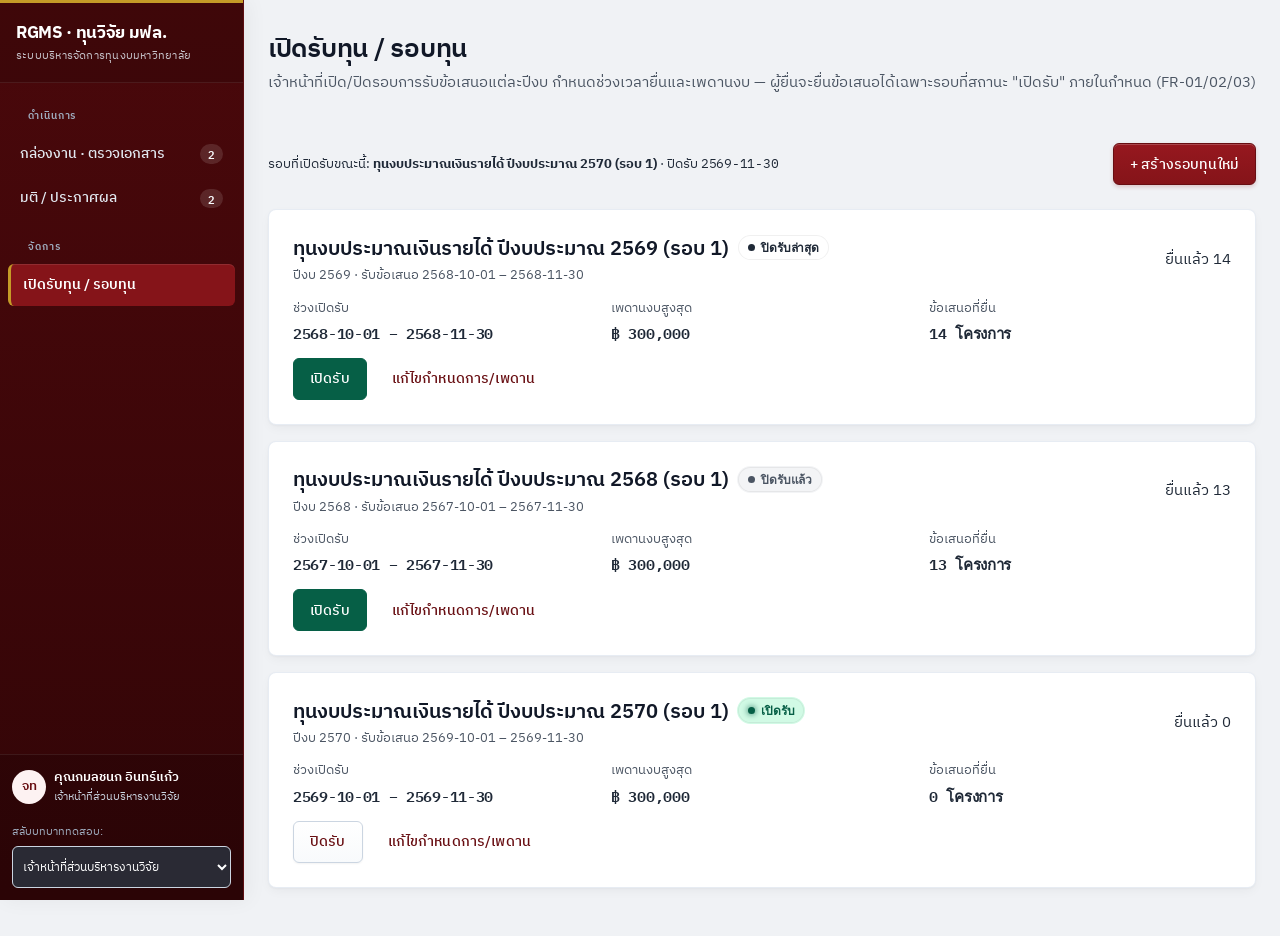
<file: staff-calls.html>
<!DOCTYPE html>
<html lang="th">
<head>
<meta charset="UTF-8">
<meta name="viewport" content="width=device-width, initial-scale=1.0">
<title>เปิดรับทุน / รอบทุน — RGMS ทุนวิจัย มฟล.</title>
<link rel="stylesheet" href="style.css">
</head>
<body>
<div id="app-nav-root"></div>
<main class="section">
  <div class="container stack gap-5">

    <div class="page-head">
      <h1 class="text-headline">เปิดรับทุน / รอบทุน</h1>
      <p class="text-muted">เจ้าหน้าที่เปิด/ปิดรอบการรับข้อเสนอแต่ละปีงบ กำหนดช่วงเวลายื่นและเพดานงบ — ผู้ยื่นจะยื่นข้อเสนอได้เฉพาะรอบที่สถานะ "เปิดรับ" ภายในกำหนด (FR-01/02/03)</p>
    </div>

    <div class="between wrap" style="gap:12px;">
      <div id="open-note"></div>
      <button class="btn btn-primary btn-md" id="new-call">+ สร้างรอบทุนใหม่</button>
    </div>

    <div class="stack gap-4" id="cards"></div>

  </div>
</main>

<script src="shared.js"></script>
<script>
  RGMS.renderAppNav("staff-calls");
  var st = { open: ["เปิดรับ", "badge-ok"], closed_recent: ["ปิดรับล่าสุด", "badge-info"], closed: ["ปิดรับแล้ว", "badge-draft"], upcoming: ["กำลังจะเปิด", "badge-wait"] };

  function render() {
    var oc = RGMS.openCall();
    document.getElementById("open-note").innerHTML = oc
      ? '<span class="text-sm">รอบที่เปิดรับขณะนี้: <b>' + oc.title + '</b> · ปิดรับ <span class="num">' + oc.close + '</span></span>'
      : '<span class="text-sm text-accent" style="font-weight:600;">ขณะนี้ไม่มีรอบที่เปิดรับ — ผู้ยื่นยังยื่นข้อเสนอไม่ได้</span>';

    document.getElementById("cards").innerHTML = RGMS.CALLS.map(function (c) {
      var cs = RGMS.callStatus(c); var s = st[cs] || ["-", "badge-draft"];
      var isOpen = cs === "open";
      var toggle = isOpen
        ? '<button class="btn btn-secondary btn-md" data-close-call="' + c.id + '">ปิดรับ</button>'
        : '<button class="btn btn-ok btn-md" data-open-call="' + c.id + '">เปิดรับ</button>';
      return '<div class="card stack gap-3">' +
        '<div class="between wrap"><div class="stack gap-1">' +
          '<div class="cluster gap-2"><span class="text-title">' + c.title + '</span><span class="badge ' + s[1] + '">' + s[0] + '</span></div>' +
          '<div class="text-sm text-muted">ปีงบ ' + c.fiscalYear + ' · รับข้อเสนอ ' + c.open + ' – ' + c.close + '</div></div>' +
          '<div class="pill-round">ยื่นแล้ว ' + c.submissions + '</div></div>' +
        '<div class="grid grid-3">' +
          '<div class="stack gap-1"><span class="text-sm text-muted">ช่วงเปิดรับ</span><span style="font-weight:600;" class="num">' + c.open + ' – ' + c.close + '</span></div>' +
          '<div class="stack gap-1"><span class="text-sm text-muted">เพดานงบสูงสุด</span><span style="font-weight:600;" class="num">' + RGMS.fmtBaht(c.cap) + '</span></div>' +
          '<div class="stack gap-1"><span class="text-sm text-muted">ข้อเสนอที่ยื่น</span><span style="font-weight:600;" class="num">' + c.submissions + ' โครงการ</span></div>' +
        '</div>' +
        '<div class="cluster gap-2">' + toggle +
          '<button class="btn btn-ghost btn-md" data-edit="' + c.id + '">แก้ไขกำหนดการ/เพดาน</button></div>' +
      '</div>';
    }).join("");
  }

  document.getElementById("cards").addEventListener("click", function (e) {
    var o = e.target.closest("[data-open-call]"), c = e.target.closest("[data-close-call]"), ed = e.target.closest("[data-edit]");
    if (o) { RGMS.setCallStatus(o.getAttribute("data-open-call"), "open"); RGMS.toast("เปิดรับข้อเสนอรอบนี้แล้ว — ผู้ยื่นยื่นได้ทันที", "ok"); render(); }
    else if (c) { RGMS.setCallStatus(c.getAttribute("data-close-call"), "closed"); RGMS.toast("ปิดรับข้อเสนอรอบนี้แล้ว — ระบบล็อกการยื่น", "accent"); render(); }
    else if (ed) { RGMS.toast("เปิดฟอร์มแก้ไขกำหนดการ/เพดานงบ (สาธิต)", "accent"); }
  });

  document.getElementById("new-call").addEventListener("click", function () {
    RGMS.modal({
      title: "สร้างรอบทุนใหม่",
      body: '<div class="grid gap-3">' +
        '<div class="field" style="margin:0;"><label class="field__label">ปีงบประมาณ</label><input class="field__control" value="2570"></div>' +
        '<div class="grid grid-2"><div class="field" style="margin:0;"><label class="field__label">วันเปิดรับ</label><input class="field__control" value="2569-10-01"></div>' +
        '<div class="field" style="margin:0;"><label class="field__label">วันปิดรับ</label><input class="field__control" value="2569-11-30"></div></div>' +
        '<div class="field" style="margin:0;"><label class="field__label">เพดานงบสูงสุด (บาท)</label><input class="field__control" value="300000"></div>' +
        '<p class="text-sm text-muted" style="margin:0;">เพดานจริงแยกตามประเภททุน: นักวิจัยใหม่ 100,000 · พัฒนา 200,000 · ยุทธศาสตร์/ต่อยอด 300,000</p></div>',
      foot: '<button class="btn btn-secondary btn-md" data-close>ยกเลิก</button><button class="btn btn-primary btn-md" data-close id="mk">สร้างรอบ (สาธิต)</button>',
      onMount: function (back) { back.querySelector("#mk").addEventListener("click", function () { RGMS.toast("สร้างรอบทุนใหม่แล้ว — กด 'เปิดรับ' เพื่อเริ่มรับข้อเสนอ (สาธิต)", "ok"); }); }
    });
  });

  render();
</script>
</body>
</html>
</file>
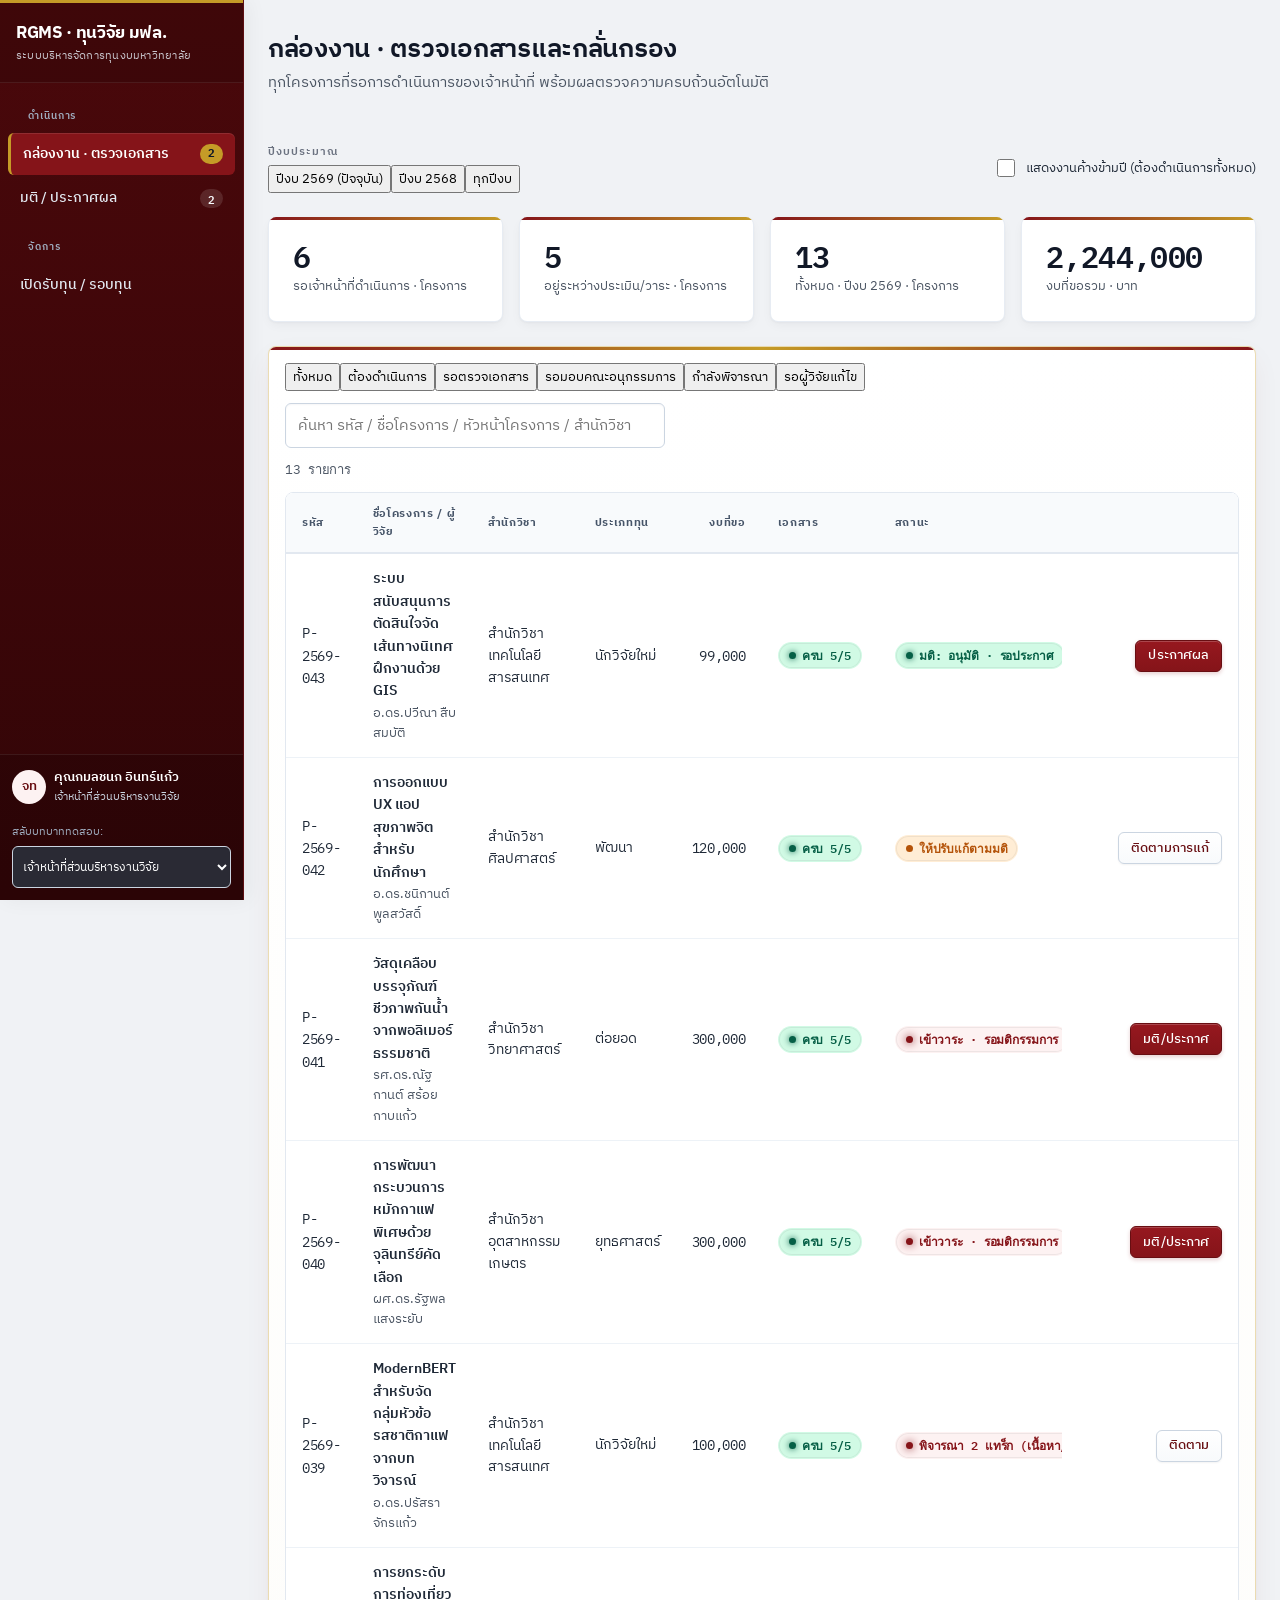
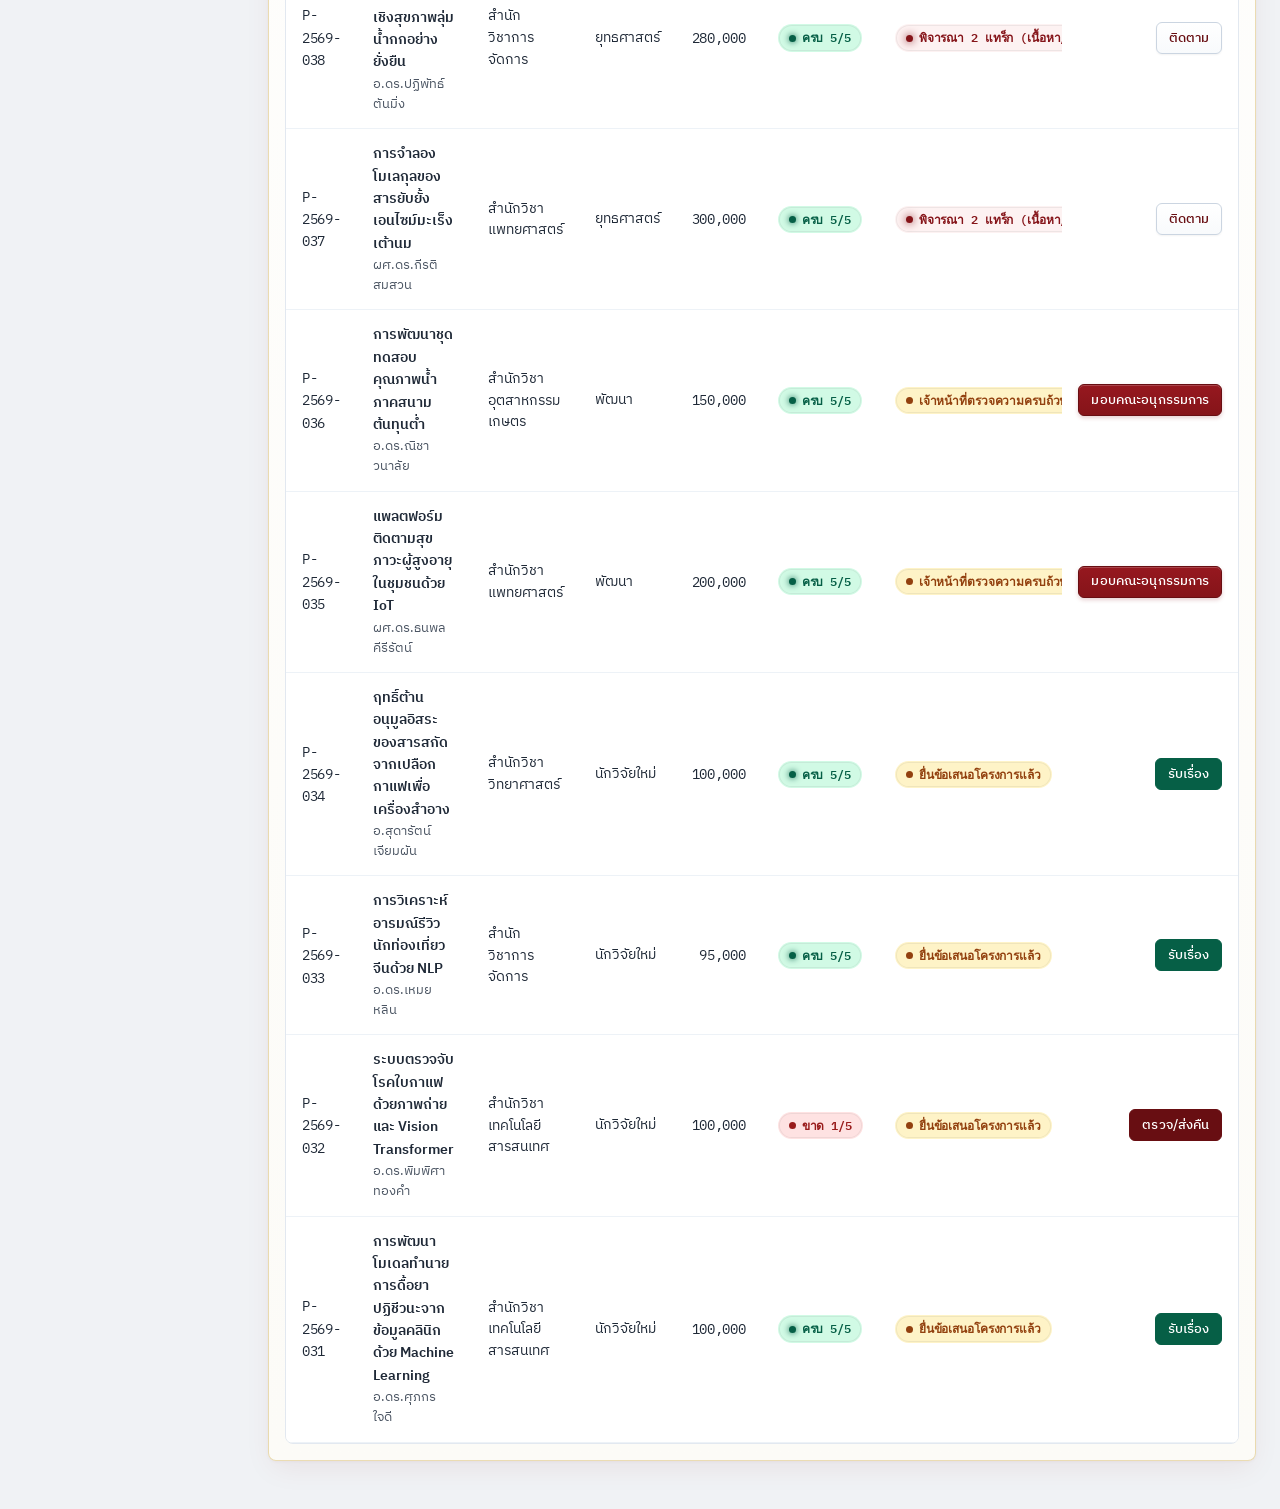
<file: staff-queue.html>
<!DOCTYPE html>
<html lang="th">
<head>
<meta charset="UTF-8">
<meta name="viewport" content="width=device-width, initial-scale=1.0">
<title>กล่องงาน · ตรวจเอกสาร — RGMS ทุนวิจัย มฟล.</title>
<link rel="stylesheet" href="style.css">
</head>
<body>
<div id="app-nav-root"></div>
<main class="section">
  <div class="container stack gap-5">

    <div class="page-head">
      <h1 class="text-headline">กล่องงาน · ตรวจเอกสารและกลั่นกรอง</h1>
      <p class="text-muted">ทุกโครงการที่รอการดำเนินการของเจ้าหน้าที่ พร้อมผลตรวจความครบถ้วนอัตโนมัติ</p>
    </div>

    <div class="between wrap" style="gap:12px;">
      <div class="stack gap-1">
        <span class="text-overline">ปีงบประมาณ</span>
        <div class="chip-group" id="year"></div>
      </div>
      <label class="cluster gap-2 text-sm" style="cursor:pointer;">
        <input type="checkbox" id="cross" style="width:18px;height:18px;accent-color:var(--color-primary);">
        แสดงงานค้างข้ามปี (ต้องดำเนินการทั้งหมด)
      </label>
    </div>

    <div class="grid grid-4" id="kpis"></div>

   <div class="card card--featured card--pad-sm">
      <div class="stack gap-3">
        <div class="between wrap gap-3">
          <div class="chip-group" id="filters"></div>
          <input class="field__control" id="search" placeholder="ค้นหา รหัส / ชื่อโครงการ / หัวหน้าโครงการ / สำนักวิชา" style="max-width:380px;">
        </div>
        <span class="text-sm text-muted num" id="count"></span>
      </div>
      <div class="table-wrap" style="margin-top:12px;">
        <table class="table">
          <thead><tr>
            <th>รหัส</th><th>ชื่อโครงการ / ผู้วิจัย</th><th>สำนักวิชา</th><th>ประเภททุน</th>
            <th class="right">งบที่ขอ</th><th>เอกสาร</th><th>สถานะ</th><th></th>
          </tr></thead>
          <tbody id="rows"></tbody>
        </table>
      </div>
    </div>

  </div>
</main>

<script src="shared.js"></script>
<script>
  RGMS.renderAppNav("staff-queue");
  // งานของ จนท. = ทุกสถานะที่อยู่ในขอบเขต MVP เฟส 1 (ยื่น → เอนดอร์ส/ตรวจ → พิจารณา → มติ)
  var WORK = ["submitted","screening","review","committee","revise","approved"];
  var base = RGMS.PROJECTS.filter(function (p) { return WORK.indexOf(p.status) >= 0; });

  var years = RGMS.fiscalYears().filter(function (y) { return base.some(function (p) { return RGMS.fyOf(p) === y; }); });
  var fy = RGMS.CURRENT_FY;                 // ค่าตั้งต้น = ปีงบปัจจุบัน
  if (years.indexOf(fy) < 0) fy = years[0];
  var cross = false;                        // แสดงงานค้างข้ามปี (ไม่กรองปี)
  var active = "all";
  var q = "";                               // คำค้นหา (FR-69)

  function scoped() { return (cross || fy === "all") ? base.slice() : base.filter(function (p) { return RGMS.fyOf(p) === fy; }); }
  function searchMatch(p) { if (!q) return true; return (p.id + " " + p.title + " " + p.pi + " " + p.school).toLowerCase().indexOf(q.toLowerCase()) >= 0; }
  function visible() { return scoped(); }

  function renderYear() {
    var opts = [{ v: RGMS.CURRENT_FY, l: "ปีงบ " + RGMS.CURRENT_FY + " (ปัจจุบัน)" }]
      .concat(years.filter(function (y) { return y !== RGMS.CURRENT_FY; }).map(function (y) { return { v: y, l: "ปีงบ " + y }; }))
      .concat([{ v: "all", l: "ทุกปีงบ" }]);
    document.getElementById("year").innerHTML = opts.map(function (o) {
      var on = String(o.v) === String(fy) && !cross;
      return '<button class="chip' + (on ? ' is-active' : '') + '"' + (cross ? ' disabled style="opacity:.45;"' : '') + ' data-y="' + o.v + '">' + o.l + '</button>';
    }).join("");
  }

  function renderKpis() {
    var list = visible();
    var needStaff = list.filter(function (p) { return ["submitted","screening"].indexOf(p.status) >= 0; }).length;
    var inReview = list.filter(function (p) { return ["review","committee"].indexOf(p.status) >= 0; }).length;
    var totalReq = list.reduce(function (s, p) { return s + p.budgetReq; }, 0);
    var scopeLabel = cross ? 'ข้ามปี' : (fy === "all" ? 'ทุกปี' : 'ปีงบ ' + fy);
    document.getElementById("kpis").innerHTML = [
      ['รอเจ้าหน้าที่ดำเนินการ', needStaff, 'โครงการ', 'accent'],
      ['อยู่ระหว่างประเมิน/วาระ', inReview, 'โครงการ', ''],
      ['ทั้งหมด · ' + scopeLabel, list.length, 'โครงการ', ''],
      ['งบที่ขอรวม', RGMS.fmtMoney(totalReq), 'บาท', '']
    ].map(function (k) {
     return '<div class="card stat-card stat"><span class="stat__value' + (k[3] === 'accent' ? ' text-accent' : '') + '">' + k[1] + '</span>' +
        '<span class="stat__label">' + k[0] + ' · ' + k[2] + '</span></div>';
    }).join("");
  }

  var filters = [
    { id: "all", label: "ทั้งหมด" },
    { id: "todo", label: "ต้องดำเนินการ" },
    { id: "submitted", label: "รอตรวจเอกสาร" },
    { id: "screening", label: "รอมอบคณะอนุกรรมการ" },
    { id: "review", label: "กำลังพิจารณา" },
    { id: "revise", label: "รอผู้วิจัยแก้ไข" }
  ];
  function renderFilters() {
    document.getElementById("filters").innerHTML = filters.map(function (f) {
      return '<button class="chip' + (f.id === active ? ' is-active' : '') + '" data-f="' + f.id + '">' + f.label + '</button>';
    }).join("");
  }

  function match(p) {
    if (active === "all") return true;
    if (active === "todo") return ["submitted","screening","revise"].indexOf(p.status) >= 0;
    return p.status === active;
  }

  function docCell(p) {
    if (!(p.checklist || []).length) return '<span class="text-sm text-muted">—</span>';
    var c = RGMS.completeness(p);
    if (c.allOk) return '<span class="badge badge-ok">ครบ ' + c.pass + '/' + c.total + '</span>';
    return '<span class="badge badge-reject">ขาด ' + (c.total - c.pass) + '/' + c.total + '</span>';
  }
  function tierCell(p) { var t = RGMS.tierOf(p); return '<span class="tag">' + t.short + '</span>'; }
  function actionCell(p) {
    var map = {
      submitted: RGMS.completeness(p).allOk ? ['รับเรื่อง','btn-ok'] : ['ตรวจ/ส่งคืน','btn-primary-solid'],
      screening: ['มอบคณะอนุกรรมการ','btn-primary'],
      review: ['ติดตาม','btn-secondary'],
      committee: ['มติ/ประกาศ','btn-primary'],
      revise: ['ติดตามการแก้','btn-secondary'],
      approved: ['ประกาศผล','btn-primary']
    };
    var a = map[p.status] || ['เปิด','btn-ghost'];
    var href = (["committee","approved"].indexOf(p.status) >= 0) ? "staff-agenda.html" : "project-detail.html?id=" + p.id;
    return '<a class="btn ' + a[1] + ' btn-sm" href="' + href + '">' + a[0] + '</a>';
  }

  function renderRows() {
    var list = visible().filter(match).filter(searchMatch).sort(function (a, b) { return b.id < a.id ? -1 : 1; });
    document.getElementById("count").textContent = list.length + " รายการ" + (q ? ' · ค้นหา "' + q + '"' : "");
    document.getElementById("rows").innerHTML = list.length ? list.map(function (p) {
      return '<tr class="is-clickable" data-id="' + p.id + '">' +
        '<td class="num">' + p.id + '</td>' +
        '<td><div style="font-weight:600;">' + p.title + '</div><div class="text-sm text-muted">' + p.pi + '</div></td>' +
        '<td class="text-sm">' + p.school + '</td>' +
        '<td>' + tierCell(p) + '</td>' +
        '<td class="right num">' + RGMS.fmtMoney(p.budgetReq) + '</td>' +
        '<td>' + docCell(p) + '</td>' +
        '<td>' + RGMS.badgeHTML(RGMS.effectiveStatus(p)) + '</td>' +
        '<td class="right">' + actionCell(p) + '</td>' +
      '</tr>';
    }).join("") : '<tr><td colspan="8" class="text-center text-muted" style="padding:24px;">ไม่พบรายการที่ตรงกับตัวกรอง/คำค้นหา</td></tr>';
  }

  function refresh() { renderYear(); renderKpis(); renderRows(); }

  document.getElementById("year").addEventListener("click", function (e) {
    var b = e.target.closest("[data-y]"); if (!b || cross) return;
    var y = b.getAttribute("data-y"); fy = (y === "all") ? "all" : parseInt(y, 10);
    refresh();
  });
  document.getElementById("cross").addEventListener("change", function (e) {
    cross = e.target.checked; refresh();
  });
  document.getElementById("search").addEventListener("input", function (e) {
    q = e.target.value.trim(); renderRows();
  });
  document.getElementById("filters").addEventListener("click", function (e) {
    var b = e.target.closest("[data-f]"); if (!b) return;
    active = b.getAttribute("data-f"); renderFilters(); renderRows();
  });
  document.getElementById("rows").addEventListener("click", function (e) {
    if (e.target.closest("a")) return;
    var tr = e.target.closest("[data-id]");
    if (tr) window.location.href = "project-detail.html?id=" + tr.getAttribute("data-id");
  });

  renderFilters();
  refresh();
</script>
</body>
</html>
</file>
<file: style.css>
/* =========================================================================
   style.css — ระบบบริหารจัดการทุนวิจัย มหาวิทยาลัยแม่ฟ้าหลวง (RGMS)
   Research Grant Management System — prototype v1
   Design language: "Analyst Console" — MFU Red & Gold Theme (Fixed Layout)
   ========================================================================= */

@import url('https://fonts.googleapis.com/css2?family=IBM+Plex+Sans+Thai:wght@400;500;600;700&family=IBM+Plex+Sans:wght@400;500;600;700&family=IBM+Plex+Mono:wght@400;500;600&display=swap');

/* -------------------------------------------------------------------------
   1. Design tokens — MFU Brand & Spacing System
   ------------------------------------------------------------------------- */
:root {
  /* Brand & Accent — MFU Red & Gold Palette */
  --color-primary: #851419;        /* MFU Deep Crimson — สีหลักองค์กร */
  --color-primary-strong: #680E12; /* MFU Crimson Dark — เมื่อ Hover หรือกด */
  --color-primary-tint: #FDF2F2;   /* MFU Crimson Soft Tint — พื้นหลังเลือก/Active */

  --color-accent: #C59B27;         /* MFU Warm Gold — สีเน้นองค์กร */
  --color-accent-strong: #8A670B;  /* MFU Gold Dark — ใช้กับตัวหนังสือสีทองบนพื้นสว่าง */
  --color-accent-tint: #FCF8EC;    /* MFU Gold Soft Tint — พื้นหลังไฮไลต์พิเศษ */

  /* Surfaces — Instrument Cool Greys */
  --color-bg: #F5F6F8;             /* พื้นหลังหน้าเว็บ */
  --color-surface: #FFFFFF;        /* พื้นหลังการ์ด/กล่องข้อมูล */
  --color-surface-alt: #F8F9FA;    /* พื้นหลังหัวตาราง */
  --color-surface-raised: #EAEBEC; /* พื้นหลังส่วนลึกลงไป */

  /* Content & Typography */
  --color-text-strong: #111827;    /* หัวข้อหลัก */
  --color-text: #1F2937;           /* เนื้อหาทั่วไป */
  --color-text-muted: #4B5563;     /* ข้อความอธิบาย */
  --color-text-subtle: #6B7280;    /* ตัวหนังสือสีจาง */
  --color-border: #E5E7EB;         /* เส้นขอบบาง hairline */
  --color-border-strong: #D1D5DB;  /* เส้นขอบกรอบอินพุต */
  --color-divider: #F3F4F6;        /* เส้นแบ่งเนื้อหา */

  /* Spacing System (8px Grid) — [แก้จุดเบี้ยว: เพิ่มตัวแปรที่ขาด] */
  --space-1: 4px;
  --space-2: 8px;
  --space-3: 12px;
  --space-4: 16px;
  --space-5: 24px;
  --space-6: 32px;
  --space-7: 40px;
  --space-8: 48px;

  /* Semantic Status Tones */
  --st-draft: #4B5563;      --st-draft-tint: #F3F4F6;   /* ฉบับร่าง */
  --st-wait: #92400E;       --st-wait-tint: #FEF3C7;    /* รอดำเนินการ / เตือน */
  --st-review: #851419;     --st-review-tint: #FDF2F2;  /* อยู่ระหว่างพิจารณา */
  --st-ok: #065F46;         --st-ok-tint: #D1FAE5;      /* ผ่าน / อนุมัติ */
  --st-revise: #B45309;     --st-revise-tint: #FFEDD5;  /* ให้ปรับแก้ */
  --st-reject: #991B1B;     --st-reject-tint: #FEE2E2;  /* ไม่อนุมัติ / ข้อผิดพลาด */
  --st-info: #1E40AF;       --st-info-tint: #DBEAFE;    /* ข้อมูลทั่วไป */

  /* Elevation & Effects */
  --radius: 8px;
  --radius-sm: 6px;
  --radius-pill: 9999px;
  --border-w: 1px;
  
  --shadow-sm: 0 1px 2px 0 rgba(0, 0, 0, 0.05);
  --shadow: 0 1px 3px 0 rgba(0, 0, 0, 0.1), 0 1px 2px -1px rgba(0, 0, 0, 0.1);
  --shadow-lg: 0 10px 15px -3px rgba(0, 0, 0, 0.1), 0 4px 6px -4px rgba(0, 0, 0, 0.1);
  --ring-focus: 0 0 0 3px rgba(133, 20, 25, 0.2);

  --font-head: 'IBM Plex Sans', 'IBM Plex Sans Thai', system-ui, sans-serif;
  --font-body: 'IBM Plex Sans Thai', 'IBM Plex Sans', system-ui, sans-serif;
  --font-mono: 'IBM Plex Mono', monospace;

  --sidebar-w: 244px;
  --touch-min: 42px;
}

/* -------------------------------------------------------------------------
   Reset
   ------------------------------------------------------------------------- */
*, *::before, *::after { box-sizing: border-box; }
html { -webkit-text-size-adjust: 100%; }
body {
  margin: 0;
  background: var(--color-bg);
  color: var(--color-text);
  font-family: var(--font-body);
  font-size: 15px;
  line-height: 1.6;
  -webkit-font-smoothing: antialiased;
}
img { max-width: 100%; display: block; }
button { font-family: inherit; cursor: pointer; }
a { color: var(--color-primary); }
a:hover { color: var(--color-primary-strong); }
table { border-collapse: collapse; width: 100%; }
h1, h2, h3, h4, p, ul, ol { margin: 0; }
input, select, textarea { font-family: inherit; }
:focus-visible { outline: none; box-shadow: var(--ring-focus); border-radius: var(--radius-sm); }

/* -------------------------------------------------------------------------
   Typography
   ------------------------------------------------------------------------- */
.text-display { font-family: var(--font-head); font-weight: 600; font-size: 34px; line-height: 1.15; letter-spacing: -0.02em; color: var(--color-text-strong); }
.text-headline { font-family: var(--font-head); font-weight: 600; font-size: 26px; line-height: 1.2; letter-spacing: -0.01em; color: var(--color-text-strong); }
.text-title { font-family: var(--font-head); font-weight: 600; font-size: 20px; line-height: 1.3; color: var(--color-text-strong); }
.text-subhead { font-family: var(--font-head); font-weight: 600; font-size: 16px; line-height: 1.4; color: var(--color-text-strong); }
.text-body-lg { font-size: 17px; line-height: 1.65; }
.text-body { font-size: 15px; line-height: 1.6; }
.text-sm { font-size: 13px; line-height: 1.55; }
.text-overline { font-family: var(--font-head); font-weight: 600; font-size: 11px; letter-spacing: 0.09em; text-transform: uppercase; color: var(--color-text-subtle); }
.text-mono { font-family: var(--font-mono); font-size: 13px; }
.text-muted { color: var(--color-text-muted); }
.text-subtle { color: var(--color-text-subtle); }
.text-accent { color: var(--color-accent-strong); }
.text-center { text-align: center; }
.num { font-family: var(--font-mono); font-variant-numeric: tabular-nums; letter-spacing: -0.02em; }

/* -------------------------------------------------------------------------
   Layout utilities
   ------------------------------------------------------------------------- */
.container { max-width: 1200px; margin: 0 auto; padding: 0 var(--space-5); }
.container--narrow { max-width: 860px; }
.stack { display: flex; flex-direction: column; }
.cluster { display: flex; flex-wrap: wrap; align-items: center; }
.between { display: flex; justify-content: space-between; align-items: center; gap: var(--space-3); }
.gap-1 { gap: var(--space-1); } .gap-2 { gap: var(--space-2); } .gap-3 { gap: var(--space-3); }
.gap-4 { gap: var(--space-4); } .gap-5 { gap: var(--space-5); } .gap-6 { gap: var(--space-6); }
.grid { display: grid; gap: var(--space-4); }
.grid-2 { grid-template-columns: repeat(2, 1fr); }
.grid-3 { grid-template-columns: repeat(3, 1fr); }
.grid-4 { grid-template-columns: repeat(4, 1fr); }
.grid-auto { grid-template-columns: repeat(auto-fit, minmax(220px, 1fr)); }
@media (max-width: 980px) { .grid-3, .grid-4 { grid-template-columns: repeat(2, 1fr); } }
@media (max-width: 640px) { .grid-2, .grid-3, .grid-4 { grid-template-columns: 1fr; } }
.section { padding: var(--space-6) 0 var(--space-8); }
.divider { border: none; border-top: var(--border-w) solid var(--color-divider); margin: var(--space-4) 0; }
.flex-1 { flex: 1; }
.wrap { flex-wrap: wrap; }
.ml-auto { margin-left: auto; }
.sr-only { position: absolute; width: 1px; height: 1px; padding: 0; margin: -1px; overflow: hidden; clip: rect(0,0,0,0); white-space: nowrap; border: 0; }
@media (max-width: 640px) { .hide-sm { display: none !important; } }

/* -------------------------------------------------------------------------
   App shell — Sidebar & Topbar
   ------------------------------------------------------------------------- */
.app-sidebar {
  position: fixed; top: 0; left: 0; bottom: 0; width: var(--sidebar-w);
  background: var(--color-surface); color: var(--color-text);
  border-right: var(--border-w) solid var(--color-border);
  display: flex; flex-direction: column; z-index: 40; overflow-y: auto;
}
.app-sidebar__brand {
  display: flex; flex-direction: column; gap: 2px;
  padding: var(--space-4);
  border-bottom: var(--border-w) solid var(--color-divider);
  text-decoration: none;
  border-top: 3px solid var(--color-accent); /* ขอบสีทอง มฟล. */
}
.app-sidebar__brand-name { font-family: var(--font-head); font-weight: 600; font-size: 17px; letter-spacing: -0.02em; color: var(--color-primary); }
.app-sidebar__brand-sub { font-size: 11px; color: var(--color-text-subtle); letter-spacing: 0.02em; }
.app-sidebar__group { padding: var(--space-3) var(--space-2) var(--space-1); }
.app-sidebar__group-label { font-size: 10px; font-weight: 600; letter-spacing: 0.09em; text-transform: uppercase; color: var(--color-text-subtle); padding: 0 var(--space-3); }
.app-sidebar__nav { display: flex; flex-direction: column; flex: 1; padding: var(--space-2); gap: 2px; }
.app-sidebar__link {
  display: flex; align-items: center; gap: var(--space-2);
  font-weight: 500; font-size: 14px; color: var(--color-text); text-decoration: none;
  padding: 10px var(--space-3); min-height: var(--touch-min);
  border-radius: var(--radius-sm); transition: background .12s, color .12s;
}
.app-sidebar__link:hover { background: var(--color-bg); color: var(--color-text-strong); }
.app-sidebar__link.is-active { background: var(--color-primary-tint); color: var(--color-primary-strong); font-weight: 600; border-left: 3px solid var(--color-primary); }
.app-sidebar__link .tag-count {
  margin-left: auto; font-family: var(--font-mono); font-size: 11px; font-weight: 600;
  background: var(--color-surface-raised); color: var(--color-text-muted); border-radius: var(--radius-pill);
  padding: 1px 8px; min-width: 22px; text-align: center;
}
.app-sidebar__link.is-active .tag-count { background: var(--color-primary-tint); color: var(--color-primary-strong); }
.app-sidebar__footer { border-top: var(--border-w) solid var(--color-divider); padding: var(--space-3); display: flex; flex-direction: column; gap: var(--space-2); }
.app-sidebar__user { display: flex; align-items: center; gap: var(--space-2); }
.app-sidebar__user-meta { display: flex; flex-direction: column; gap: 1px; min-width: 0; }
.app-sidebar__user-name { font-size: 13px; font-weight: 600; color: var(--color-text-strong); white-space: nowrap; overflow: hidden; text-overflow: ellipsis; }
.app-sidebar__user-role { font-size: 11px; color: var(--color-text-subtle); }

body.has-sidebar { padding-left: var(--sidebar-w); }

@media (max-width: 860px) {
  .app-sidebar {
    position: sticky; top: 0; left: 0; width: 100%; height: auto; bottom: auto;
    flex-direction: row; align-items: center; overflow-x: auto; z-index: 50;
    border-right: none; border-bottom: var(--border-w) solid var(--color-border);
  }
  .app-sidebar__brand { border-bottom: none; border-right: var(--border-w) solid var(--color-divider); white-space: nowrap; }
  .app-sidebar__group, .app-sidebar__group-label { display: none; }
  .app-sidebar__nav { flex-direction: row; flex: 1; padding: var(--space-2); gap: var(--space-1); }
  .app-sidebar__link { white-space: nowrap; }
  .app-sidebar__link .tag-count { margin-left: var(--space-1); }
  .app-sidebar__footer { display: none; }
  body.has-sidebar { padding-left: 0; }
}

/* -------------------------------------------------------------------------
   Page Header & Cards
   ------------------------------------------------------------------------- */
.page-head { display: flex; flex-direction: column; gap: var(--space-2); margin-bottom: var(--space-5); }
.breadcrumb { font-size: 13px; color: var(--color-text-muted); }
.breadcrumb a { text-decoration: none; }
.breadcrumb a:hover { text-decoration: underline; }

.card {
  background: var(--color-surface); border: var(--border-w) solid var(--color-border);
  border-radius: var(--radius); padding: var(--space-5); box-shadow: var(--shadow-sm);
}
.card--flat { box-shadow: none; }
.card--alt { background: var(--color-bg); }
.card--pad-sm { padding: var(--space-4); }
.card__header { display: flex; justify-content: space-between; align-items: flex-start; gap: var(--space-3); margin-bottom: var(--space-4); }

.stat { display: flex; flex-direction: column; gap: var(--space-1); }
.stat__value { font-family: var(--font-mono); font-weight: 600; font-size: 30px; line-height: 1.05; letter-spacing: -0.02em; font-variant-numeric: tabular-nums; color: var(--color-text-strong); }
.stat__label { font-size: 13px; color: var(--color-text-muted); }

/* -------------------------------------------------------------------------
   Buttons
   ------------------------------------------------------------------------- */
.btn {
  display: inline-flex; align-items: center; justify-content: center; gap: var(--space-2);
  font-family: var(--font-body); font-weight: 500; letter-spacing: 0.01em;
  border-radius: var(--radius-sm); border: var(--border-w) solid transparent;
  text-decoration: none; white-space: nowrap; transition: background .12s, border-color .12s, box-shadow .12s;
}
.btn-lg { min-height: 48px; padding: 0 var(--space-5); font-size: 15px; }
.btn-md { min-height: var(--touch-min); padding: 0 var(--space-4); font-size: 14px; }
.btn-sm { min-height: 32px; padding: 0 var(--space-3); font-size: 13px; }
.btn-primary { background: var(--color-primary); border-color: var(--color-primary); color: #fff; }
.btn-primary:hover { background: var(--color-primary-strong); border-color: var(--color-primary-strong); }
.btn-secondary { background: var(--color-surface); border-color: var(--color-border-strong); color: var(--color-primary-strong); }
.btn-secondary:hover { background: var(--color-primary-tint); border-color: var(--color-primary); }
.btn-primary-solid { background: var(--color-primary-strong); border-color: var(--color-primary-strong); color: #fff; }
.btn-primary-solid:hover { background: var(--color-primary); }
.btn-ghost { background: transparent; color: var(--color-primary-strong); }
.btn-ghost:hover { background: var(--color-primary-tint); }
.btn-danger { background: var(--st-reject); border-color: var(--st-reject); color: #fff; }
.btn-ok { background: var(--st-ok); border-color: var(--st-ok); color: #fff; }
.btn:disabled { opacity: 0.45; cursor: not-allowed; }
.btn-block { width: 100%; }

/* -------------------------------------------------------------------------
   Forms
   ------------------------------------------------------------------------- */
.field { display: flex; flex-direction: column; gap: var(--space-1); margin-bottom: var(--space-4); }
.field__label { font-weight: 600; font-size: 13px; color: var(--color-text-strong); }
.field__label .req { color: var(--st-reject); }
.field__control {
  font-size: 15px; padding: 9px var(--space-3); min-height: var(--touch-min);
  border: var(--border-w) solid var(--color-border-strong); border-radius: var(--radius-sm);
  background: var(--color-surface); color: var(--color-text); width: 100%;
  box-shadow: inset 0 1px 1px rgba(23, 23, 29, 0.04); transition: border-color .12s, box-shadow .12s;
}
textarea.field__control { min-height: 90px; resize: vertical; }
.field__control:focus { outline: none; box-shadow: var(--ring-focus); border-color: var(--color-primary); }

/* -------------------------------------------------------------------------
   Status Badges & Tables
   ------------------------------------------------------------------------- */
.badge {
  display: inline-flex; align-items: center; gap: 6px;
  font-weight: 600; font-size: 12px; letter-spacing: 0.01em;
  padding: 3px 10px; border-radius: var(--radius-pill); border: var(--border-w) solid transparent;
  white-space: nowrap;
}
.badge::before { content: ''; width: 7px; height: 7px; border-radius: 50%; background: currentColor; flex-shrink: 0; }
.badge-draft { color: var(--st-draft); background: var(--st-draft-tint); }
.badge-wait { color: var(--st-wait); background: var(--st-wait-tint); }
.badge-review { color: var(--st-review); background: var(--st-review-tint); }
.badge-ok { color: var(--st-ok); background: var(--st-ok-tint); }
.badge-revise { color: var(--st-revise); background: var(--st-revise-tint); }
.badge-reject { color: var(--st-reject); background: var(--st-reject-tint); }

.table-wrap { overflow-x: auto; border: var(--border-w) solid var(--color-border); border-radius: var(--radius); background: var(--color-surface); }
.table { min-width: 640px; }
.table th, .table td { text-align: left; padding: var(--space-3); border-bottom: var(--border-w) solid var(--color-divider); font-size: 14px; vertical-align: middle; }
.table thead th { background: var(--color-surface-alt); font-family: var(--font-head); font-weight: 600; font-size: 11px; letter-spacing: 0.09em; text-transform: uppercase; color: var(--color-text-subtle); position: sticky; top: 0; }
.table tbody tr.is-clickable:hover { background: var(--color-primary-tint); }
.table td.right, .table th.right { text-align: right; }
.table td:last-child, .table th:last-child { position: sticky; right: 0; background: var(--color-surface); box-shadow: -6px 0 8px -6px rgba(15, 23, 42, 0.12); }

/* Checklist, Notices, Avatars */
.checklist { list-style: none; padding: 0; display: flex; flex-direction: column; gap: var(--space-1); }
.checklist__item { display: flex; align-items: flex-start; gap: var(--space-3); padding: var(--space-2) var(--space-3); border-radius: var(--radius-sm); }
.checklist__item .mark { flex-shrink: 0; width: 22px; height: 22px; border-radius: 50%; display: inline-flex; align-items: center; justify-content: center; font-weight: 700; font-size: 13px; }
.checklist__item--ok { background: var(--st-ok-tint); } .checklist__item--ok .mark { background: var(--st-ok); color: #fff; }
.checklist__item--fail { background: var(--st-reject-tint); } .checklist__item--fail .mark { background: var(--st-reject); color: #fff; }

.notice { border: var(--border-w) solid var(--color-border); border-left: 4px solid var(--color-primary); background: var(--color-surface); border-radius: var(--radius-sm); padding: var(--space-3) var(--space-4); display: flex; flex-direction: column; gap: 2px; }
.notice--info { border-left-color: var(--st-info); background: var(--st-info-tint); }
.notice--ok { border-left-color: var(--st-ok); background: var(--st-ok-tint); }

.avatar { width: 34px; height: 34px; border-radius: 50%; background: var(--color-primary-tint); color: var(--color-primary-strong); display: inline-flex; align-items: center; justify-content: center; font-family: var(--font-head); font-weight: 600; font-size: 13px; flex-shrink: 0; }

/* -------------------------------------------------------------------------
   Field Locking & System Modals
   ------------------------------------------------------------------------- */
.field-control--locked {
  background-color: #F3F4F6 !important;
  border-color: #E5E7EB !important;
  color: #6B7280 !important;
  cursor: not-allowed !important;
}

.badge-locked {
  display: inline-flex; align-items: center; gap: 6px;
  background-color: #ECFDF5; color: #047857; border: 1px solid #A7F3D0;
  font-size: 11px; font-weight: 600; padding: 2px 8px; border-radius: 4px;
}

.role-bar {
  background-color: #851419; color: #FFFFFF; padding: 8px 24px; font-size: 13px;
  display: flex; align-items: center; justify-content: space-between;
  border-bottom: 2px solid #C59B27; position: sticky; top: 0; z-index: 1000;
}
.role-bar__select { background-color: #680E12; color: #FFFFFF; border: 1px solid #C59B27; border-radius: 4px; padding: 4px 12px; font-size: 12px; outline: none; cursor: pointer; }

.budget-ratio-info { font-size: 11px; font-weight: 600; margin-top: 4px; display: block; }
.budget-ratio-info--pass { color: #059669; }
.budget-ratio-info--fail { color: #DC2626; }

.modal-overlay { position: fixed; inset: 0; background-color: rgba(15, 23, 42, 0.6); backdrop-filter: blur(2px); display: flex; align-items: center; justify-content: center; z-index: 2000; }
.modal-container { background: #FFFFFF; border-radius: 8px; box-shadow: var(--shadow-lg); width: 100%; max-width: 680px; max-height: 90vh; overflow-y: auto; padding: 24px; border: 1px solid #E2E8F0; }
form-stepper {
  position: sticky;
  top: 80px;
  display: flex;
  flex-direction: column;
  gap: var(--space-2);
}

.stepper-item {
  padding: var(--space-2) var(--space-3);
  font-size: 13px;
  color: var(--color-text-muted);
  border-left: 2px solid var(--color-border);
  text-decoration: none;
  transition: all 0.15s ease;
}

.stepper-item:hover, .stepper-item.is-active {
  color: var(--color-primary);
  border-left-color: var(--color-primary);
  font-weight: 600;
  background: var(--color-primary-tint);
}

/* Dual-Track Visual Badges */
.badge-track-content {
  background-color: var(--color-primary-tint);
  color: var(--color-primary-strong);
  border: 1px solid var(--color-primary);
}

.badge-track-finance {
  background-color: #EFF6FF;
  color: #1E40AF;
  border: 1px solid #BFDBFE;
}

/* Micro-Interaction Spinner */
.spinner {
  width: 24px;
  height: 24px;
  border: 3px solid var(--color-border);
  border-top-color: var(--color-primary);
  border-radius: 50%;
  animation: spin 0.8s linear infinite;
}

@keyframes spin { 
  to { transform: rotate(360deg); } 
}
/* ==========================================================================
   MFU RGMS — Signature Executive Theme Overlay
   ========================================================================== */

/* 1. Signature Card (การ์ดไฮไลต์พิเศษเน้นเอกลักษณ์ มฟล.) */
.card--featured {
  position: relative;
  background: linear-gradient(145deg, #FFFFFF 0%, #FCF8EC 100%) !important;
  border: 1px solid rgba(197, 155, 39, 0.4) !important;
  box-shadow: 0 10px 25px -5px rgba(133, 20, 25, 0.08), 0 8px 10px -6px rgba(133, 20, 25, 0.05) !important;
  overflow: hidden;
}

.card--featured::before {
  content: "";
  position: absolute;
  top: 0;
  left: 0;
  right: 0;
  height: 3px;
  background: linear-gradient(90deg, #851419 0%, #C59B27 50%, #851419 100%);
}

/* 2. Living Status Badges (ป้ายสถานะแบบมีแสงเรืองรอง) */
.badge {
  font-family: var(--font-mono);
  letter-spacing: -0.01em;
  box-shadow: inset 0 0 0 1px rgba(0, 0, 0, 0.06);
  backdrop-filter: blur(4px);
}

.badge-review::before {
  box-shadow: 0 0 8px #851419;
  animation: pulse-glow 2s infinite;
}

.badge-ok::before {
  box-shadow: 0 0 6px #065F46;
}

@keyframes pulse-glow {
  0% { opacity: 0.4; transform: scale(0.95); }
  50% { opacity: 1; transform: scale(1.15); }
  100% { opacity: 0.4; transform: scale(0.95); }
}

/* 3. Floating Executive Dock (แถบควบคุมลอยตัวด้านล่าง) */
.executive-dock {
  position: fixed;
  bottom: 24px;
  left: calc(var(--sidebar-w) + (100% - var(--sidebar-w)) / 2);
  transform: translateX(-50%);
  background: rgba(23, 25, 35, 0.88);
  backdrop-filter: blur(12px);
  -webkit-backdrop-filter: blur(12px);
  color: #FFFFFF;
  padding: 10px 20px;
  border-radius: var(--radius-pill);
  border: 1px solid rgba(197, 155, 39, 0.3);
  box-shadow: 0 20px 25px -5px rgba(0, 0, 0, 0.3), 0 8px 10px -6px rgba(0, 0, 0, 0.2);
  display: flex;
  align-items: center;
  gap: 16px;
  z-index: 1500;
  transition: all 0.2s ease;
}

.executive-dock__title {
  font-size: 13px;
  font-weight: 600;
  color: #F3F4F6;
  border-right: 1px solid rgba(255, 255, 255, 0.2);
  padding-right: 12px;
}

/* 4. High-Density Console Table (ปรับตารางให้ตอบสนองนุ่มนวล) */
.table thead th {
  background: var(--color-surface-alt) !important;
  border-bottom: 2px solid var(--color-accent) !important;
  color: var(--color-primary) !important;
  font-weight: 700 !important;
  letter-spacing: 0.05em;
}

.table tbody tr {
  transition: transform 0.12s ease, box-shadow 0.12s ease, background-color 0.12s ease;
}

.table tbody tr:hover {
  background-color: var(--color-primary-tint) !important;
  transform: translateY(-1px);
  box-shadow: 0 4px 12px rgba(133, 20, 25, 0.06);
}

/* 5. Custom Scrollbar & Selection Design */
::-webkit-scrollbar {
  width: 6px;
  height: 6px;
}
::-webkit-scrollbar-track {
  background: var(--color-bg);
}
::-webkit-scrollbar-thumb {
  background: #D1D5DB;
  border-radius: 3px;
}
::-webkit-scrollbar-thumb:hover {
  background: var(--color-primary);
}
/* การ์ดไฮไลต์พิเศษ (มีแถบสีแดง-ทอง มฟล.) */
.card--featured {
  position: relative;
  background: linear-gradient(145deg, #FFFFFF 0%, #FCF8EC 100%) !important;
  border: 1px solid rgba(197, 155, 39, 0.4) !important;
  box-shadow: 0 10px 25px -5px rgba(133, 20, 25, 0.08) !important;
  overflow: hidden;
}

.card--featured::before {
  content: "";
  position: absolute;
  top: 0; left: 0; right: 0;
  height: 3px;
  background: linear-gradient(90deg, #851419 0%, #C59B27 50%, #851419 100%);
}

/* การ์ดแสดงตัวเลขสถิติ (มีขอบบนสีแดง มฟล.) */
.stat-card {
  border-top: 3px solid #851419 !important;
  background: linear-gradient(180deg, #FFFFFF 0%, #F9FAFB 100%) !important;
}
/* ==========================================================================
   MFU RGMS — Refined Executive Slate Theme (Harmonious & Low-Glare)
   ========================================================================== */

:root {
  /* พื้นหลังเทา Slate นุ่มสายตา สว่างกำลังดี ไม่จ้าและไม่หมอง */
  --color-bg: #F0F2F5;
  --color-surface: #FFFFFF;
  --color-border: #E2E8F0;
  --color-border-strong: #CBD5E1;
  --color-divider: #EDF2F7;
}

/* Sidebar โทนแดงเข้ม MFU Deep Burgundy (หรูหรา และกลมกลืนกับแบรนด์) */
.app-sidebar {
  background: linear-gradient(180deg, #4A080B 0%, #320507 100%) !important;
  color: #F8FAFC !important;
  border-right: 1px solid #5C0E12 !important;
  box-shadow: 4px 0 20px rgba(0, 0, 0, 0.05);
}

.app-sidebar__brand {
  border-bottom: 1px solid rgba(255, 255, 255, 0.08) !important;
  border-top: 3px solid #C59B27 !important; /* MFU Warm Gold */
  background: rgba(0, 0, 0, 0.15);
}

.app-sidebar__brand-name { 
  color: #FFFFFF !important; 
  font-weight: 700;
}

.app-sidebar__brand-sub { 
  color: #E2E8F0 !important; 
  opacity: 0.85; 
}

.app-sidebar__link {
  color: #E2E8F0 !important;
  transition: all 0.15s ease;
}

.app-sidebar__link:hover {
  background: rgba(255, 255, 255, 0.08) !important;
  color: #FFFFFF !important;
}

.app-sidebar__link.is-active {
  background: #851419 !important; /* MFU Crimson Primary */
  color: #FFFFFF !important;
  border-left: 3px solid #C59B27 !important;
  box-shadow: inset 0 1px 0 rgba(255, 255, 255, 0.1);
}

.app-sidebar__link .tag-count {
  background: rgba(255, 255, 255, 0.12) !important;
  color: #F8FAFC !important;
}

.app-sidebar__link.is-active .tag-count {
  background: #C59B27 !important; /* สีทอง มฟล. เด่นชัด */
  color: #111827 !important;
  font-weight: 700;
}

.app-sidebar__group-label { color: #A0AEC0 !important; }
.app-sidebar__footer { 
  border-top: 1px solid rgba(255, 255, 255, 0.08) !important; 
  background: rgba(0, 0, 0, 0.15); 
}
.app-sidebar__user-name { color: #FFFFFF !important; }
.app-sidebar__user-role { color: #CBD5E1 !important; }

/* ==========================================================================
   MFU RGMS — Executive World-Class Polish (Depth & Micro-Typography Overlay)
   ========================================================================== */

/* 1. Multi-Layer Shadows & Tactile Elevation สำหรับการ์ดทุกใบ */
.card {
  border: 1px solid rgba(226, 232, 240, 0.8) !important;
  box-shadow: 
    0 1px 2px 0 rgba(15, 23, 42, 0.03),
    0 4px 12px -2px rgba(15, 23, 42, 0.05) !important;
  transition: transform 0.2s cubic-bezier(0.16, 1, 0.3, 1), 
              box-shadow 0.2s cubic-bezier(0.16, 1, 0.3, 1) !important;
}

.card:hover {
  box-shadow: 
    0 4px 6px -1px rgba(15, 23, 42, 0.04),
    0 12px 24px -4px rgba(15, 23, 42, 0.08) !important;
}

/* 2. Enhanced Featured Card & Stat Card (สไตล์กล่องควบคุมระดับสูง) */
.card--featured {
  background: linear-gradient(180deg, #FFFFFF 0%, #FCFBF7 100%) !important;
  border: 1px solid rgba(197, 155, 39, 0.35) !important;
  box-shadow: 
    0 1px 3px 0 rgba(133, 20, 25, 0.04),
    0 10px 30px -5px rgba(133, 20, 25, 0.08) !important;
}

.stat-card {
  position: relative;
  border-top: none !important;
  background: #FFFFFF !important;
  overflow: hidden;
}

.stat-card::before {
  content: "";
  position: absolute;
  top: 0; left: 0; right: 0;
  height: 3px;
  background: linear-gradient(90deg, #851419 0%, #C59B27 100%);
}

/* 3. Tactile Button Refinement (เพิ่มความนูนและสะท้อนแสง) */
.btn-primary {
  background: linear-gradient(180deg, #96181F 0%, #851419 100%) !important;
  border: 1px solid #680E12 !important;
  box-shadow: inset 0 1px 0 rgba(255, 255, 255, 0.2), 
              0 2px 4px rgba(133, 20, 25, 0.2) !important;
  transition: all 0.15s cubic-bezier(0.16, 1, 0.3, 1) !important;
}

.btn-primary:hover {
  background: linear-gradient(180deg, #A81B22 0%, #96181F 100%) !important;
  transform: translateY(-1px);
  box-shadow: inset 0 1px 0 rgba(255, 255, 255, 0.25), 
              0 4px 10px rgba(133, 20, 25, 0.3) !important;
}

.btn-secondary {
  background: linear-gradient(180deg, #FFFFFF 0%, #F8FAFC 100%) !important;
  border: 1px solid #CBD5E1 !important;
  box-shadow: inset 0 1px 0 #FFFFFF, 0 1px 2px rgba(0, 0, 0, 0.05) !important;
}

.btn-secondary:hover {
  background: #F1F5F9 !important;
  border-color: var(--color-primary) !important;
  color: var(--color-primary-strong) !important;
}

/* 4. High-Precision Micro-Typography (ตารางข้อมูลความคมชัดสูง) */
.table thead th {
  background: #F8FAFC !important;
  color: #475569 !important;
  font-size: 11px !important;
  font-weight: 700 !important;
  letter-spacing: 0.06em !important;
  border-bottom: 2px solid #E2E8F0 !important;
  padding: 12px 16px !important;
}

.table tbody td {
  padding: 14px 16px !important;
  border-bottom: 1px solid #EDF2F7 !important;
  font-size: 14px;
}

.table tbody tr {
  transition: background-color 0.12s ease !important;
}

.table tbody tr:hover {
  background-color: #F8FAF9 !important; /* เขียวหมอกบางสุดๆ เมื่อ Hover */
}

/* 5. Custom Form Controls Enhancement */
.field__control {
  border-color: #CBD5E1 !important;
  box-shadow: inset 0 1px 2px rgba(15, 23, 42, 0.04) !important;
  transition: all 0.15s ease !important;
}

.field__control:focus {
  border-color: #851419 !important;
  box-shadow: 0 0 0 3px rgba(133, 20, 25, 0.15) !important;
  background-color: #FFFFFF !important;
}
/* ==========================================================================
   Command Palette Overlay (Cmd + K Universal Navigation)
   ========================================================================== */
.cmd-palette-backdrop {
  position: fixed;
  inset: 0;
  background: rgba(15, 23, 42, 0.65);
  backdrop-filter: blur(8px);
  z-index: 3000;
  display: flex;
  align-items: flex-start;
  justify-content: center;
  padding-top: 12vh;
}

.cmd-palette {
  background: #FFFFFF;
  border-radius: 12px;
  width: 100%;
  max-width: 640px;
  border: 1px solid rgba(197, 155, 39, 0.4);
  box-shadow: 0 25px 50px -12px rgba(0, 0, 0, 0.25);
  overflow: hidden;
  animation: cmd-in 0.15s cubic-bezier(0.16, 1, 0.3, 1);
}

@keyframes cmd-in {
  from { opacity: 0; transform: scale(0.96) translateY(-10px); }
  to { opacity: 1; transform: scale(1) translateY(0); }
}

.cmd-palette__input-wrap {
  display: flex;
  align-items: center;
  padding: 16px 20px;
  border-bottom: 1px solid #E2E8F0;
  background: #FAFAFA;
}

.cmd-palette__input {
  border: none;
  outline: none;
  background: transparent;
  font-size: 16px;
  width: 100%;
  color: #111827;
  font-family: var(--font-body);
}

.cmd-palette__list {
  max-height: 340px;
  overflow-y: auto;
  padding: 8px;
}

.cmd-palette__item {
  display: flex;
  align-items: center;
  justify-content: space-between;
  padding: 10px 14px;
  border-radius: 6px;
  font-size: 14px;
  color: #374151;
  cursor: pointer;
  transition: all 0.1s ease;
}

.cmd-palette__item:hover, .cmd-palette__item.is-selected {
  background: #851419;
  color: #FFFFFF;
}

.cmd-palette__item:hover .text-muted, .cmd-palette__item.is-selected .text-muted {
  color: #E2E8F0;
}

.cmd-key-badge {
  font-family: var(--font-mono);
  font-size: 11px;
  padding: 2px 6px;
  background: #E2E8F0;
  border-radius: 4px;
  color: #475569;
}
/* ==========================================================================
   MFU RGMS — Executive Gateway Portal Overlay (index.html)
   ========================================================================== */

/* 1. Portal Hero Header Section */
.portal-hero {
  text-align: center;
  padding: 40px 20px 24px;
  position: relative;
}

.portal-hero__overline {
  display: inline-flex;
  align-items: center;
  gap: 8px;
  font-family: var(--font-mono);
  font-size: 11px;
  font-weight: 700;
  letter-spacing: 0.12em;
  color: #C59B27; /* MFU Warm Gold */
  background: rgba(197, 155, 39, 0.1);
  padding: 4px 12px;
  border-radius: var(--radius-pill);
  border: 1px solid rgba(197, 155, 39, 0.25);
  margin-bottom: 16px;
}

.portal-hero__title {
  font-size: 32px;
  font-weight: 800;
  color: #111827;
  letter-spacing: -0.02em;
  line-height: 1.25;
  margin-bottom: 12px;
}

/* 2. Visual Process Flow Bar (เปลี่ยนข้อความยาวเป็นขั้นตอนทางลัด) */
.portal-flow {
  display: flex;
  align-items: center;
  justify-content: center;
  flex-wrap: wrap;
  gap: 8px;
  margin: 20px auto 36px;
  max-width: 920px;
}

.portal-flow__step {
  display: flex;
  align-items: center;
  gap: 6px;
  background: #FFFFFF;
  border: 1px solid #E2E8F0;
  padding: 6px 14px;
  border-radius: var(--radius-pill);
  font-size: 12px;
  font-weight: 600;
  color: #475569;
  box-shadow: 0 1px 2px rgba(0, 0, 0, 0.04);
}

.portal-flow__arrow {
  color: #94A3B8;
  font-size: 11px;
}

/* 3. Executive Role Cards Grid */
.role-grid {
  display: grid;
  grid-template-columns: repeat(2, 1fr);
  gap: 20px;
  max-width: 960px;
  margin: 0 auto;
}

.role-card {
  position: relative;
  background: #FFFFFF;
  border: 1px solid #E2E8F0;
  border-radius: var(--radius-lg);
  padding: 24px;
  display: flex;
  flex-direction: column;
  justify-content: space-between;
  transition: all 0.2s cubic-bezier(0.16, 1, 0.3, 1);
  box-shadow: 0 1px 3px rgba(15, 23, 42, 0.03), 0 4px 12px -2px rgba(15, 23, 42, 0.04);
  text-decoration: none;
  color: inherit;
}

.role-card::before {
  content: "";
  position: absolute;
  top: 0;
  left: 0;
  right: 0;
  height: 3px;
  background: transparent;
  border-radius: var(--radius-lg) var(--radius-lg) 0 0;
  transition: background 0.2s ease;
}

.role-card:hover {
  transform: translateY(-3px);
  border-color: rgba(197, 155, 39, 0.5);
  box-shadow: 0 12px 24px -4px rgba(133, 20, 25, 0.08), 0 4px 6px -1px rgba(0, 0, 0, 0.04);
}

.role-card:hover::before {
  background: linear-gradient(90deg, #851419 0%, #C59B27 100%);
}

.role-card__header {
  display: flex;
  align-items: center;
  gap: 14px;
  margin-bottom: 12px;
}

.role-card__avatar {
  width: 42px;
  height: 42px;
  border-radius: 10px;
  background: linear-gradient(135deg, #851419 0%, #5C0E12 100%);
  color: #FFFFFF;
  display: flex;
  align-items: center;
  justify-content: center;
  font-family: var(--font-mono);
  font-weight: 700;
  font-size: 14px;
  box-shadow: 0 2px 6px rgba(133, 20, 25, 0.25);
  flex-shrink: 0;
}

.role-card__title {
  font-size: 16px;
  font-weight: 700;
  color: #0F172A;
  margin: 0;
}

.role-card__desc {
  font-size: 13px;
  color: #64748B;
  line-height: 1.55;
  margin-bottom: 20px;
}

.role-card__action {
  display: inline-flex;
  align-items: center;
  gap: 6px;
  font-size: 13px;
  font-weight: 700;
  color: #851419;
  transition: color 0.15s ease, transform 0.15s ease;
}

.role-card:hover .role-card__action {
  color: #C59B27;
  transform: translateX(4px);
}

@media (max-width: 768px) {
  .role-grid { grid-template-columns: 1fr; }
}

/* Form Locking & Field States */
.field-control--locked {
  background-color: #F3F4F6 !important;
  border-color: #E5E7EB !important;
  color: #6B7280 !important;
  cursor: not-allowed !important;
  box-shadow: none !important;
}

.badge-locked {
  display: inline-flex;
  align-items: center;
  gap: 4px;
  background-color: #ECFDF5;
  color: #047857;
  border: 1px solid #A7F3D0;
  font-size: 11px;
  font-weight: 600;
  padding: 2px 8px;
  border-radius: 4px;
}

/* Toast Notification Container — กำหนดตำแหน่งมุมขวาล่าง */
.toast-wrap {
  position: fixed;
  bottom: 24px;
  right: 24px;
  z-index: 9999;
  display: flex;
  flex-direction: column;
  gap: 10px;
  align-items: flex-end;
  pointer-events: none;
}

/* Toast Card Style & Animation */
.toast {
  pointer-events: auto;
  min-width: 280px;
  max-width: 380px;
  padding: 12px 16px;
  border-radius: 8px;
  background-color: #1A1A24;
  color: #FFFFFF;
  font-size: 13px;
  font-weight: 500;
  box-shadow: 0 10px 25px -5px rgba(0, 0, 0, 0.3), 0 8px 10px -6px rgba(0, 0, 0, 0.3);
  border-left: 4px solid #3B82F6; /* สีฟ้าตั้งต้น */
  
  /* Animation เด้งมาจากขวาล่าง */
  animation: toastSlideInRight 0.3s cubic-bezier(0.16, 1, 0.3, 1) forwards;
  transition: opacity 0.3s ease, transform 0.3s ease;
}

/* ประเภทของ Toast แยกตามสีแถบข้าง */
.toast--ok {
  border-left-color: #10B981; /* สีเขียว สำเร็จ */
}

.toast--wait {
  border-left-color: #F59E0B; /* สีส้ม เตือน/รอ */
}

.toast--reject {
  border-left-color: #EF4444; /* สีแดง ข้อผิดพลาด */
}

/* Keyframes สำหรับเอฟเฟกต์สไลด์เด้งเข้า */
@keyframes toastSlideInRight {
  from {
    opacity: 0;
    transform: translateX(40px) scale(0.95);
  }
  to {
    opacity: 1;
    transform: translateX(0) scale(1);
  }
}

/* ฉากหลังมืดแบบลอยทับทั้งหน้าจอ (Modal Backdrop) */
.modal-backdrop {
  position: fixed;
  top: 0;
  left: 0;
  width: 100vw;
  height: 100vh;
  background-color: rgba(15, 15, 20, 0.65);
  backdrop-filter: blur(4px);
  display: flex;
  align-items: center;
  justify-content: center;
  z-index: 9999;
  animation: modalFadeIn 0.2s ease-out;
}

/* กล่อง Popup ตรงกลาง */
.modal {
  background-color: #FFFFFF;
  border-radius: 12px;
  width: 90%;
  max-width: 520px;
  padding: 24px;
  box-shadow: 0 20px 25px -5px rgba(0, 0, 0, 0.2), 0 8px 10px -6px rgba(0, 0, 0, 0.2);
  border: 1px solid var(--color-border);
  animation: modalPopIn 0.25s cubic-bezier(0.16, 1, 0.3, 1);
}

.modal__head {
  display: flex;
  justify-content: space-between;
  align-items: center;
  margin-bottom: 16px;
}

.modal__body {
  margin-bottom: 20px;
}

.modal__foot {
  display: flex;
  justify-content: flex-end;
  gap: 8px;
}

@keyframes modalFadeIn {
  from { opacity: 0; }
  to { opacity: 1; }
}

@keyframes modalPopIn {
  from { opacity: 0; transform: scale(0.92); }
  to { opacity: 1; transform: scale(1); }
}
</file>
